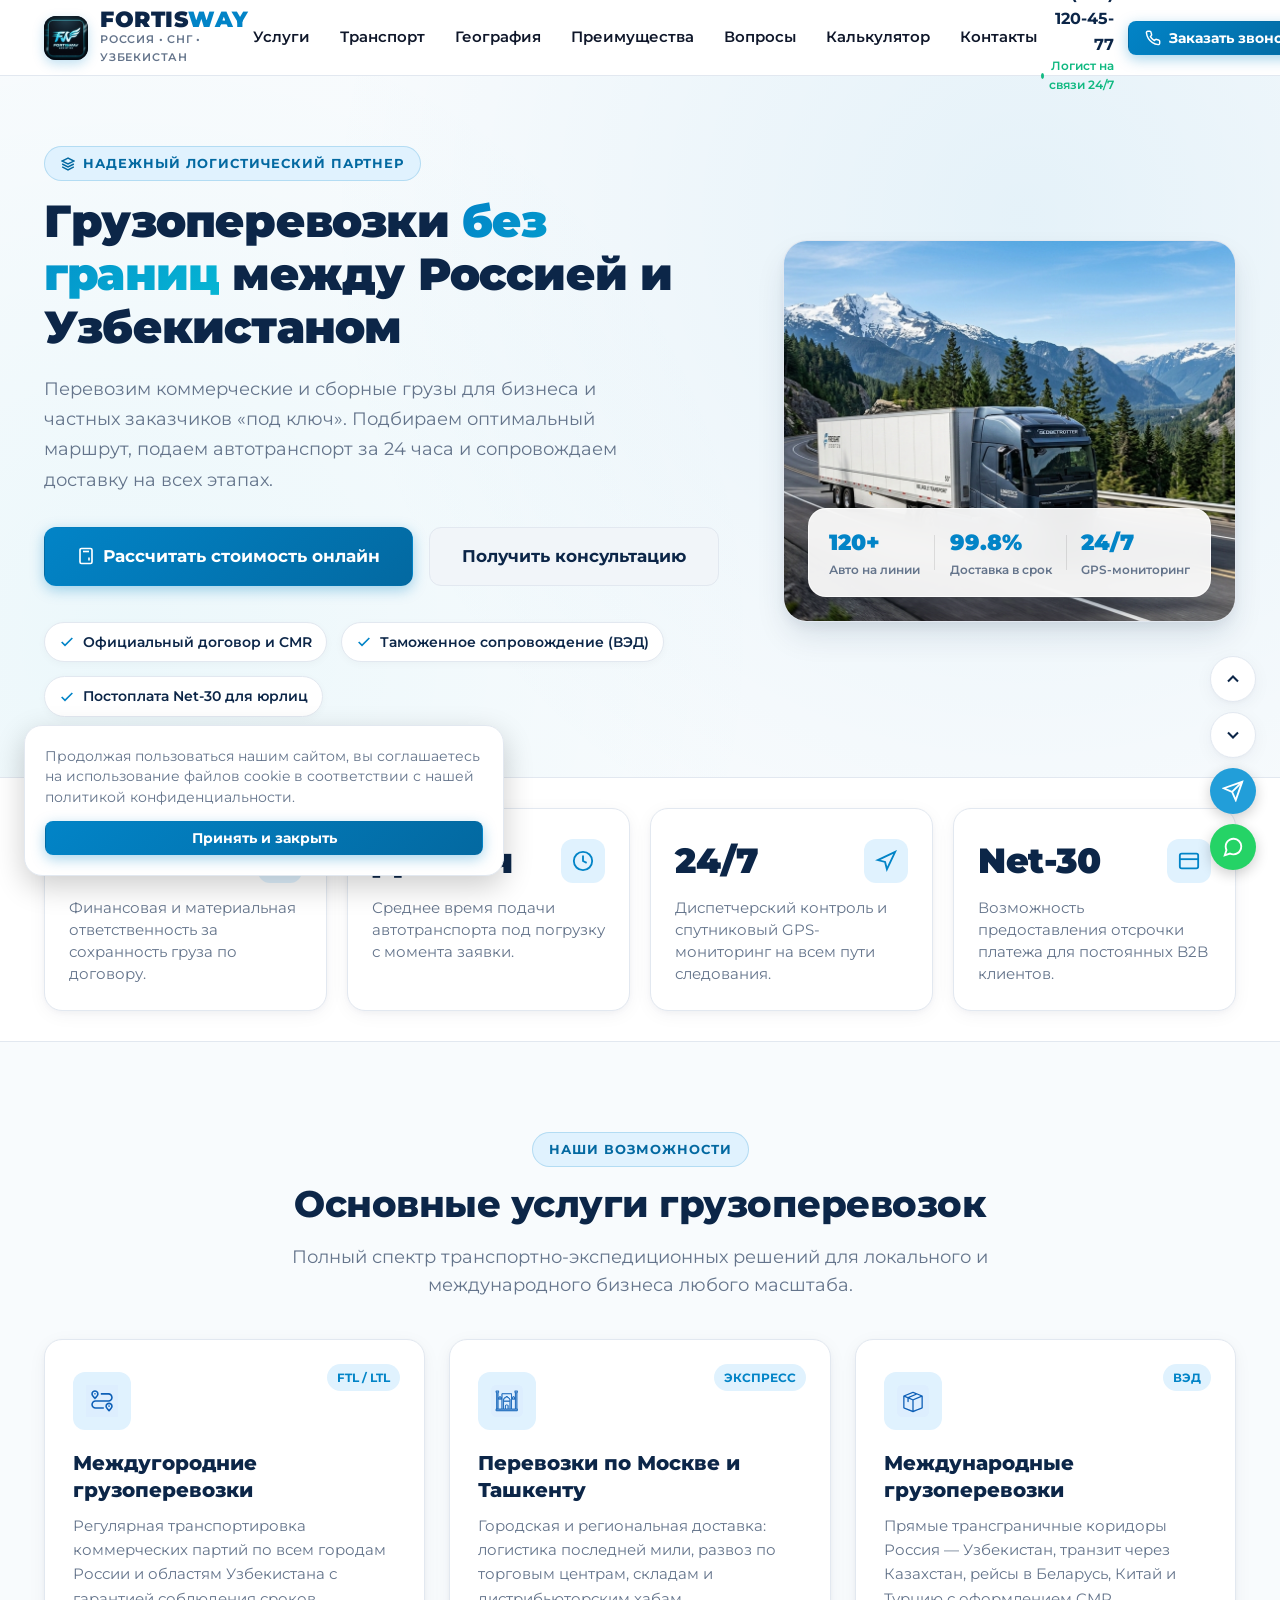
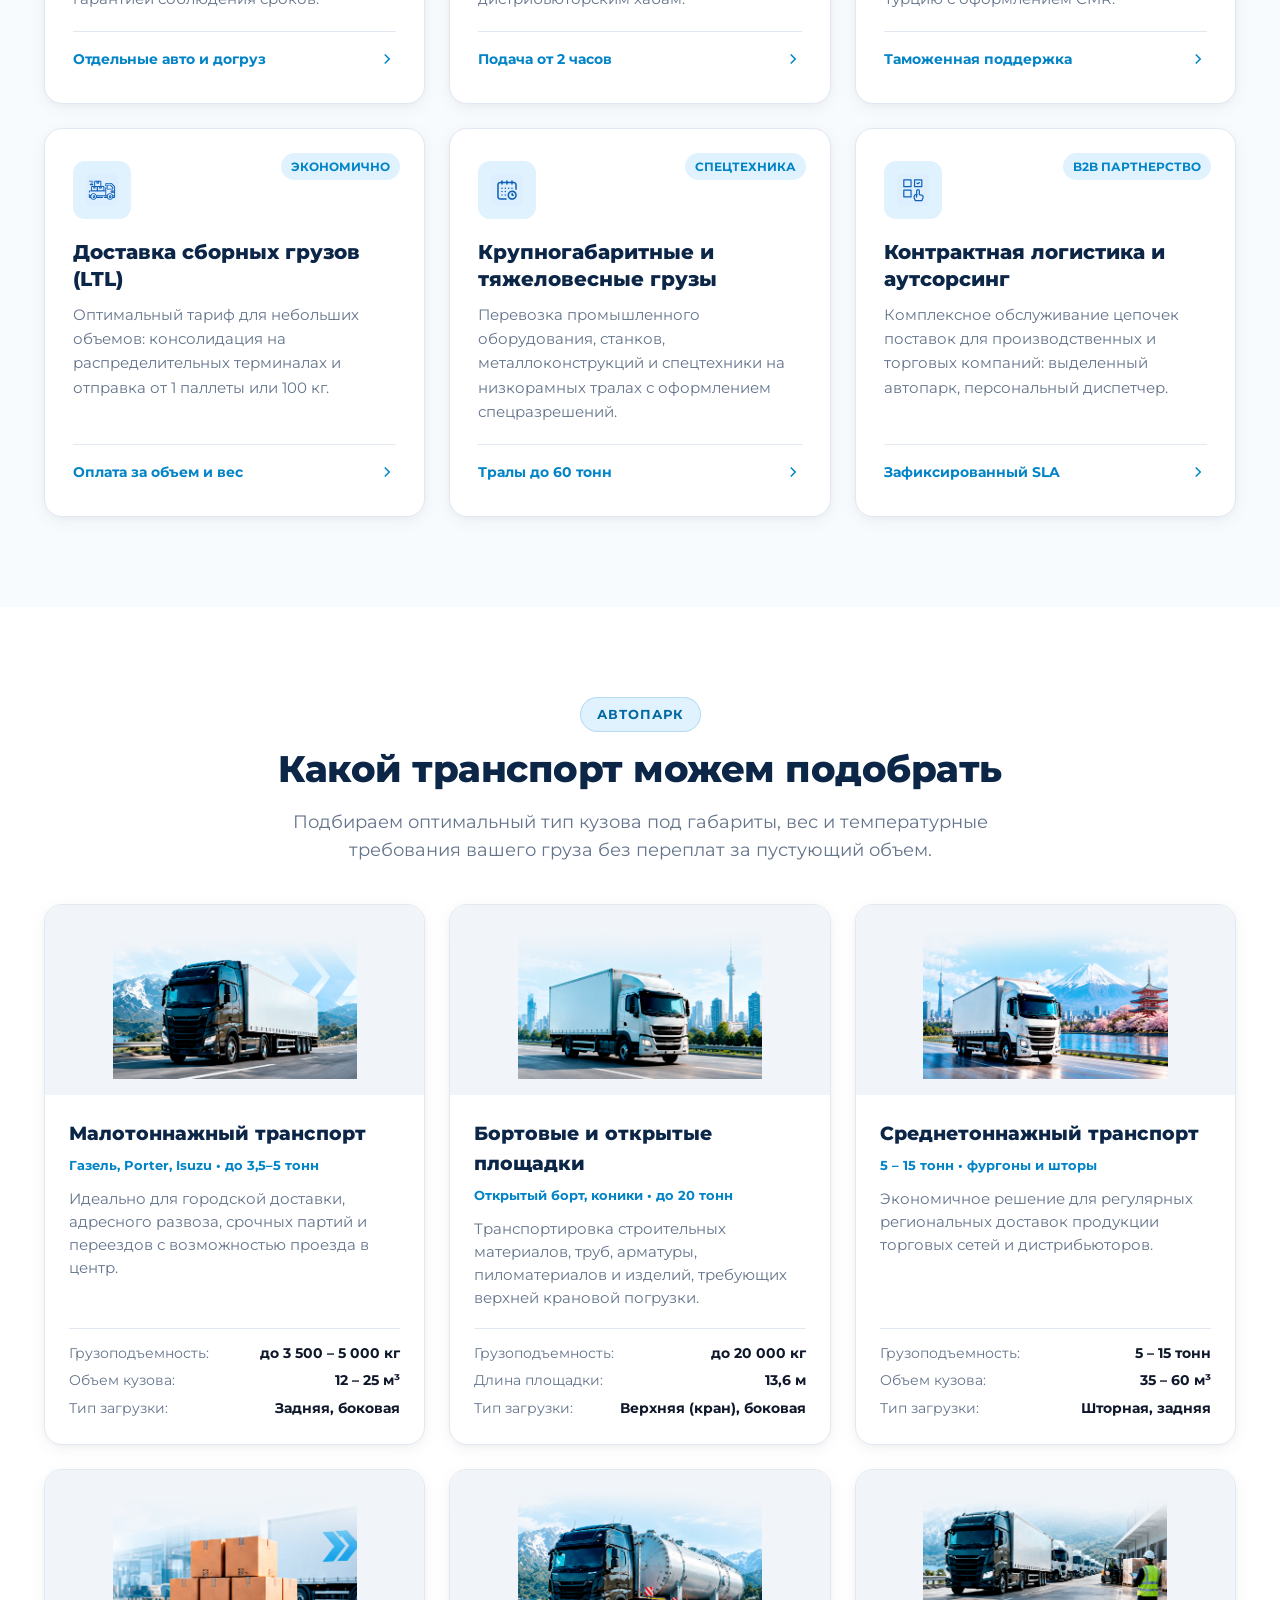
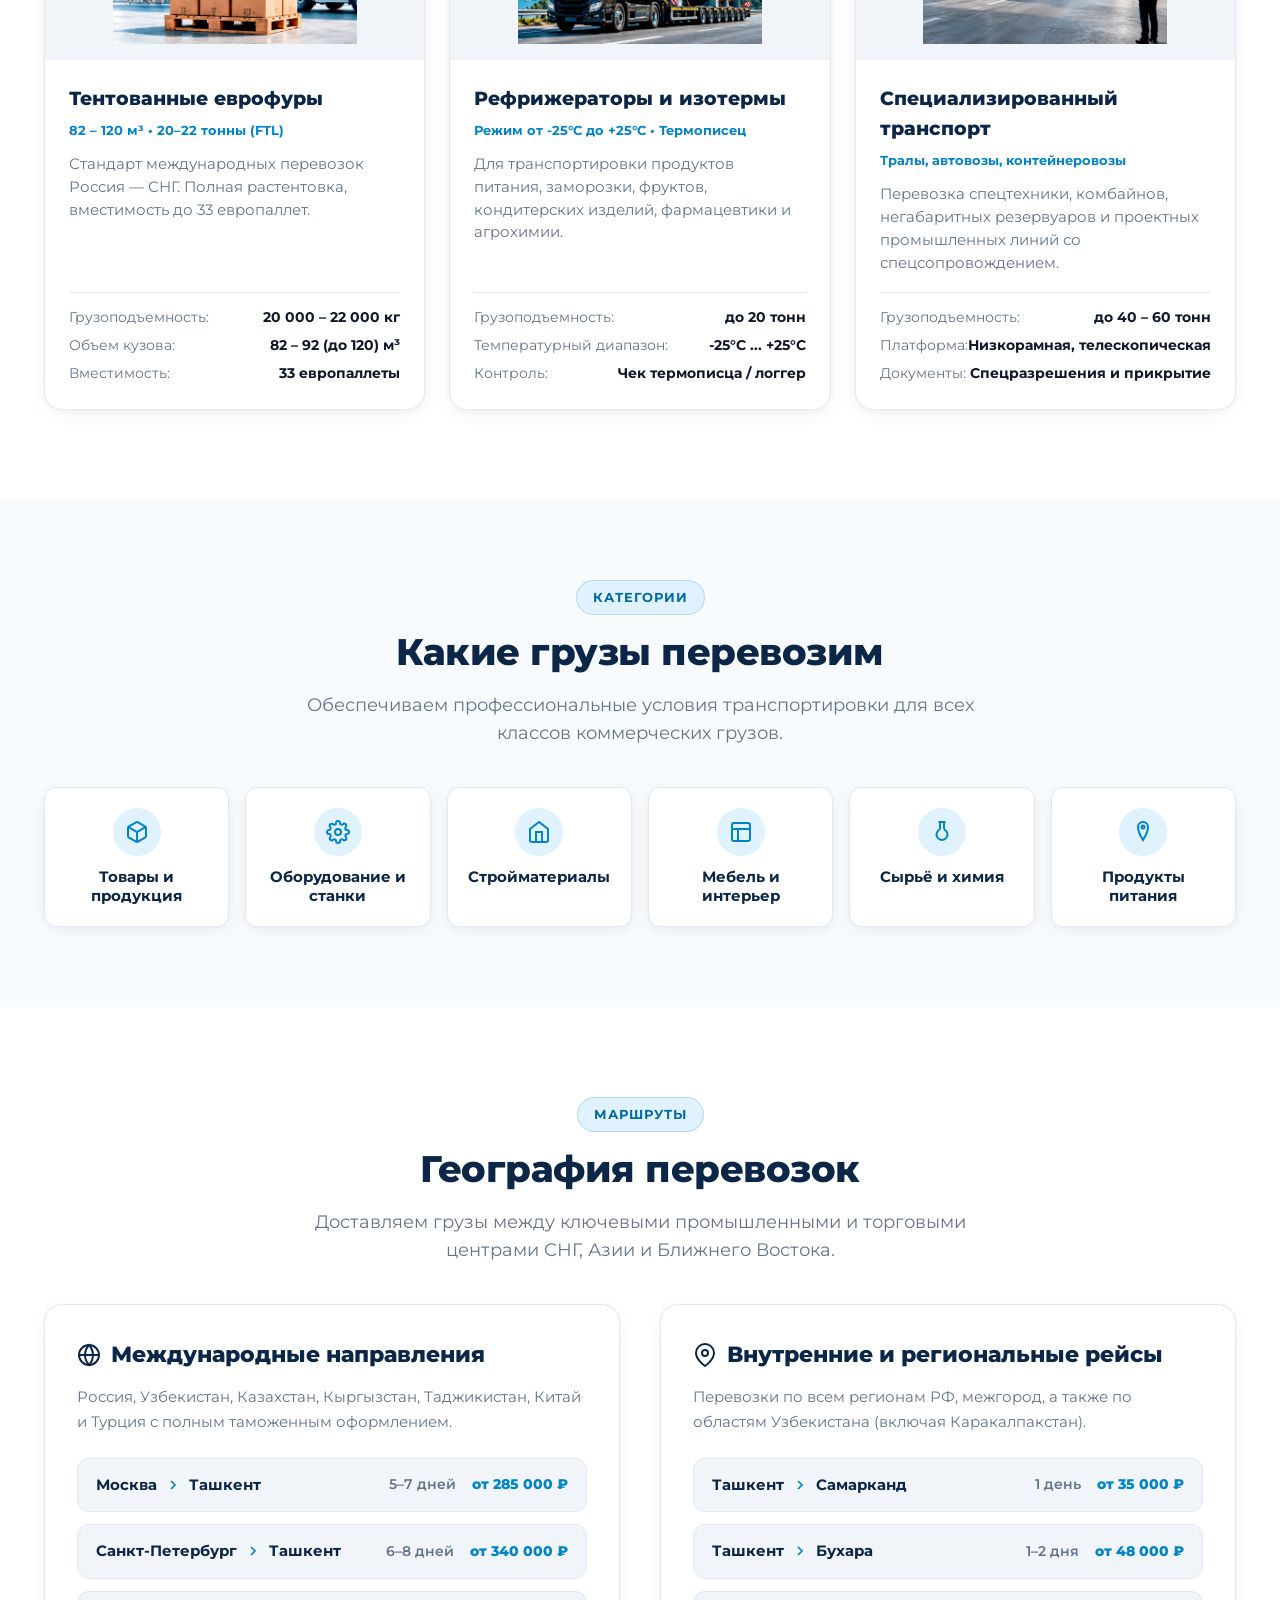
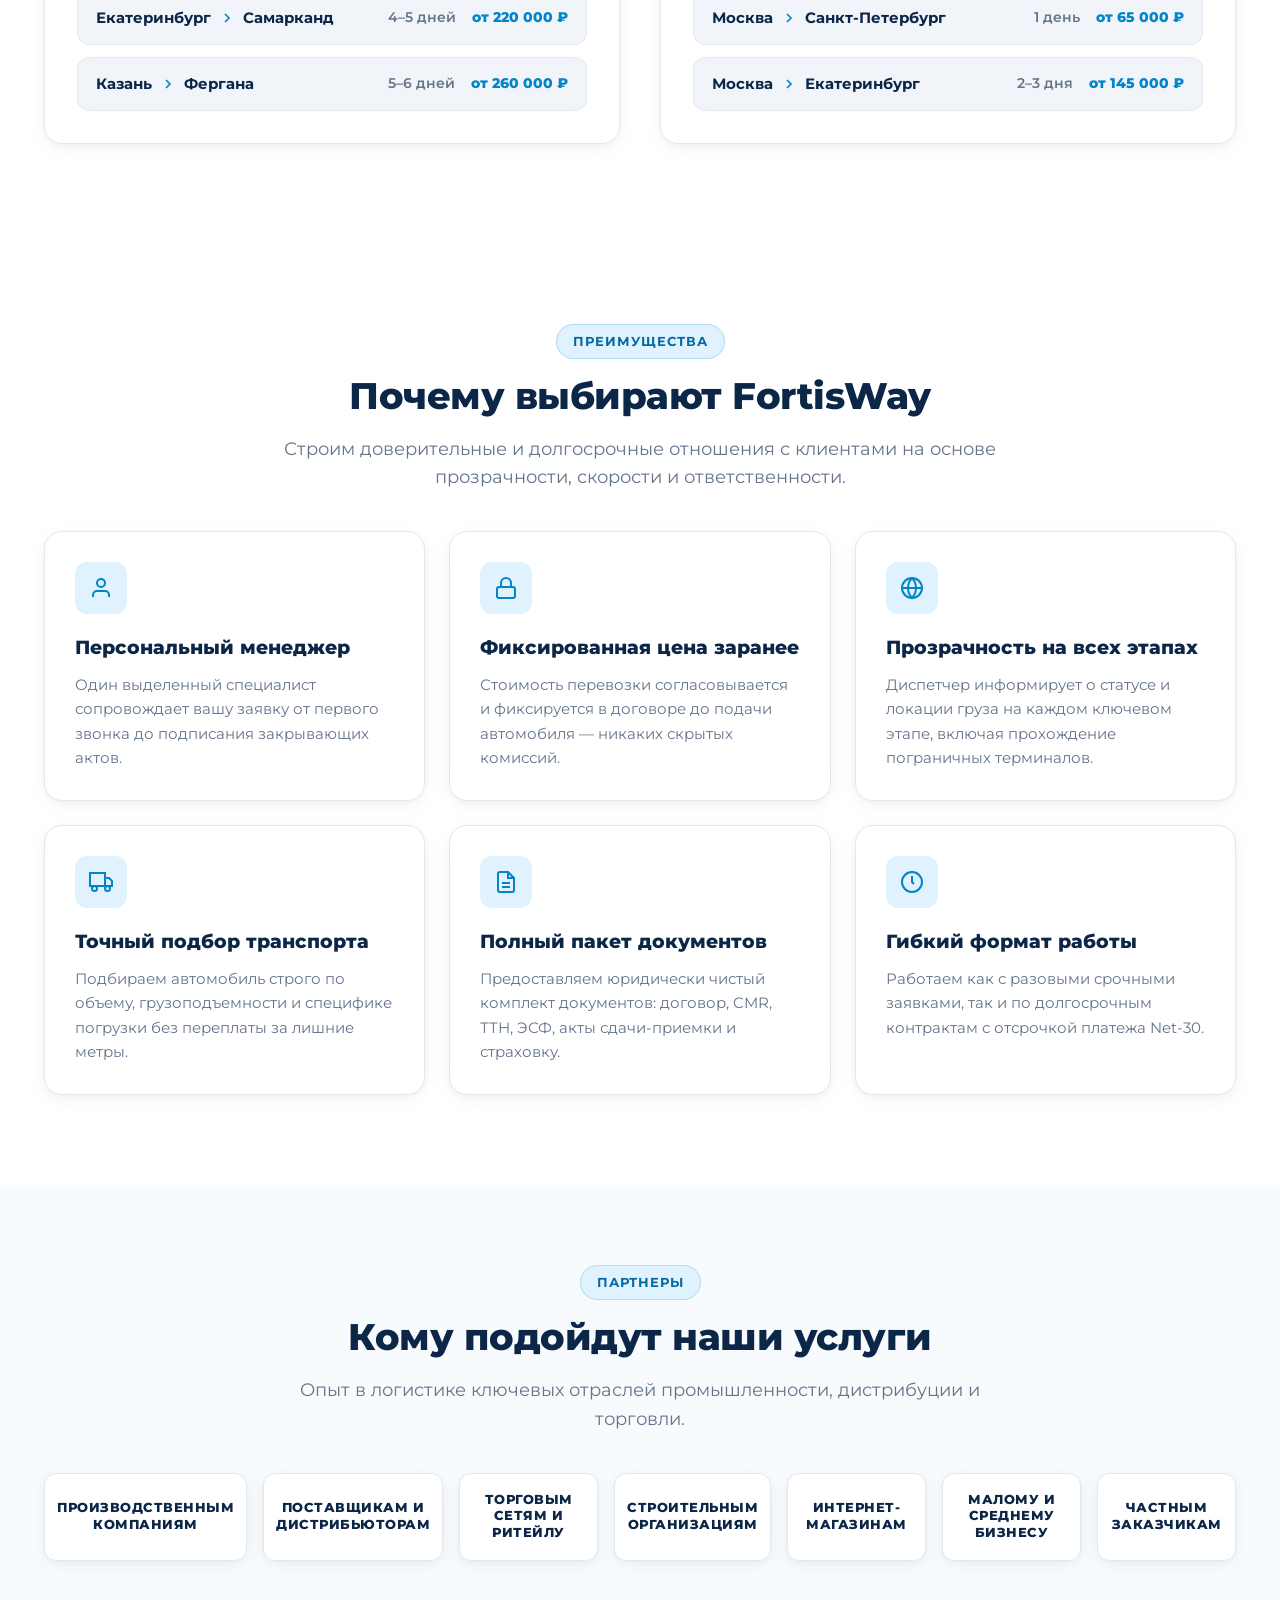
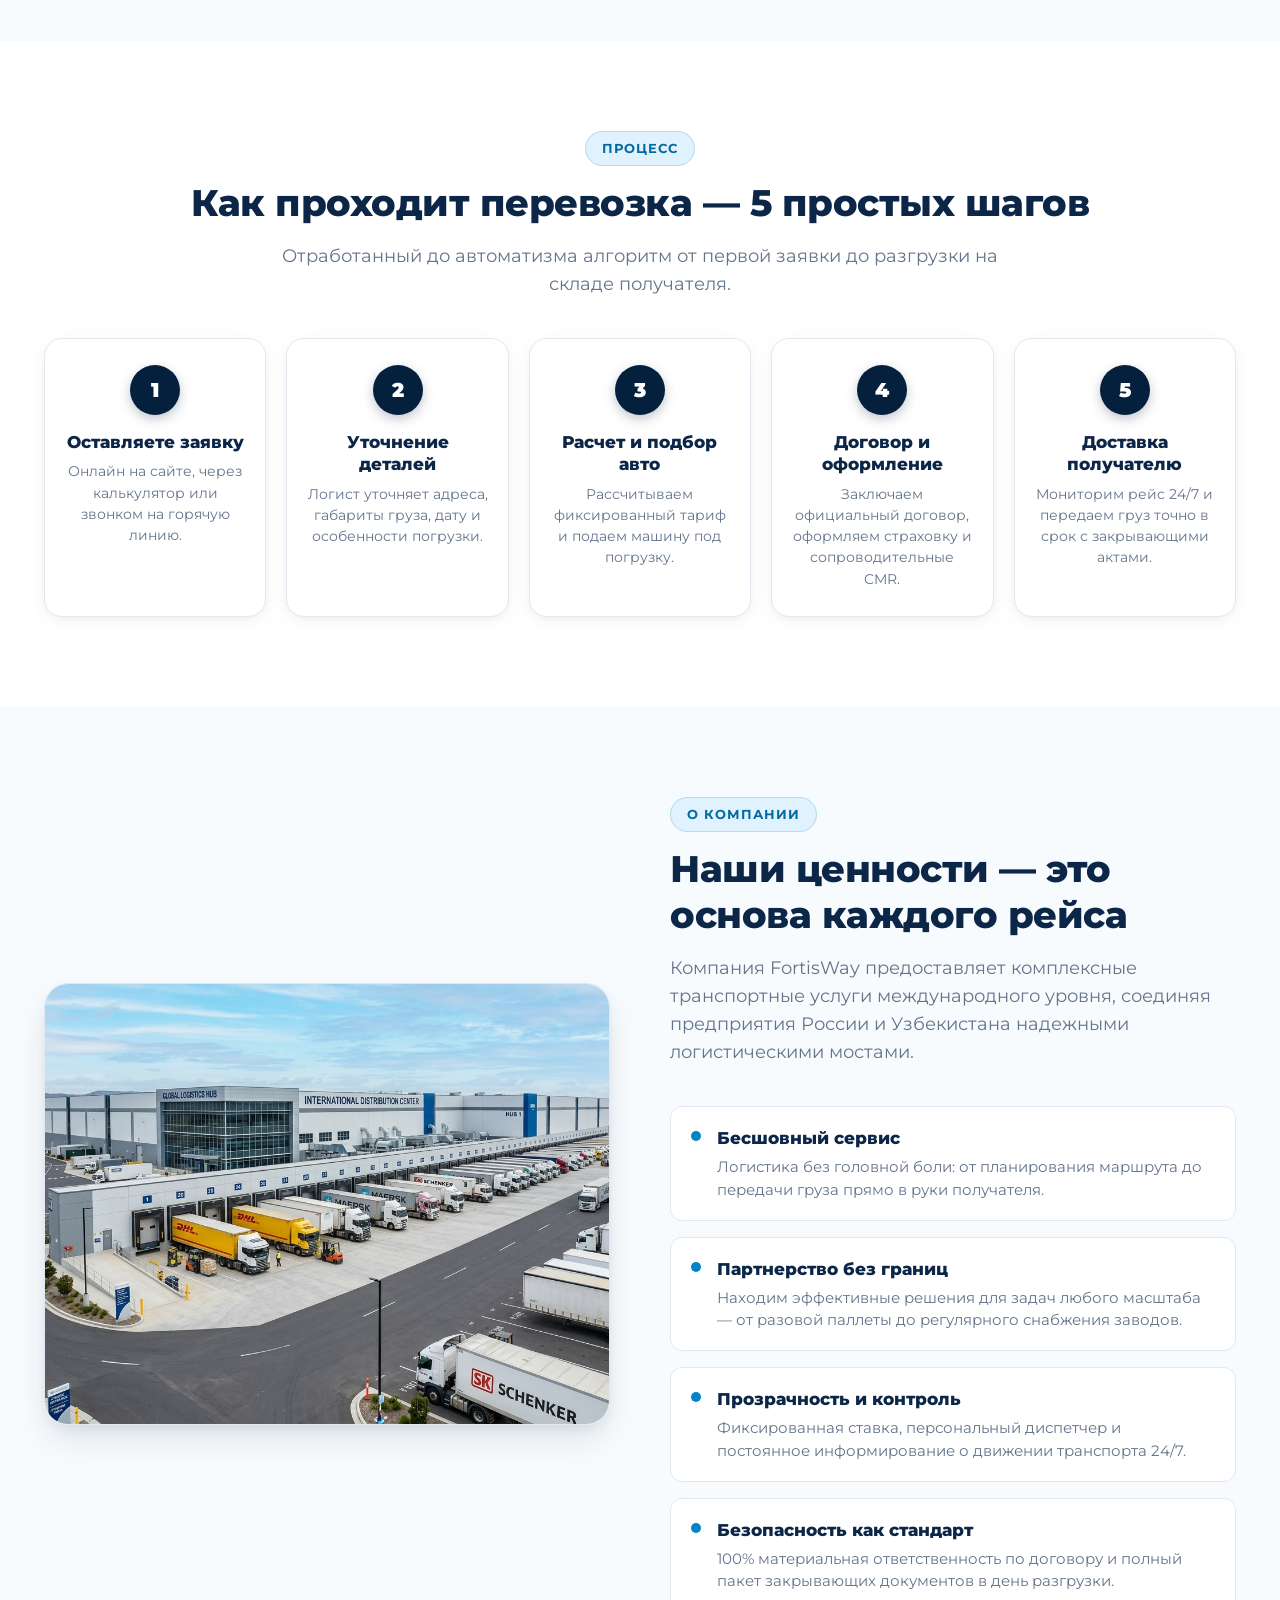
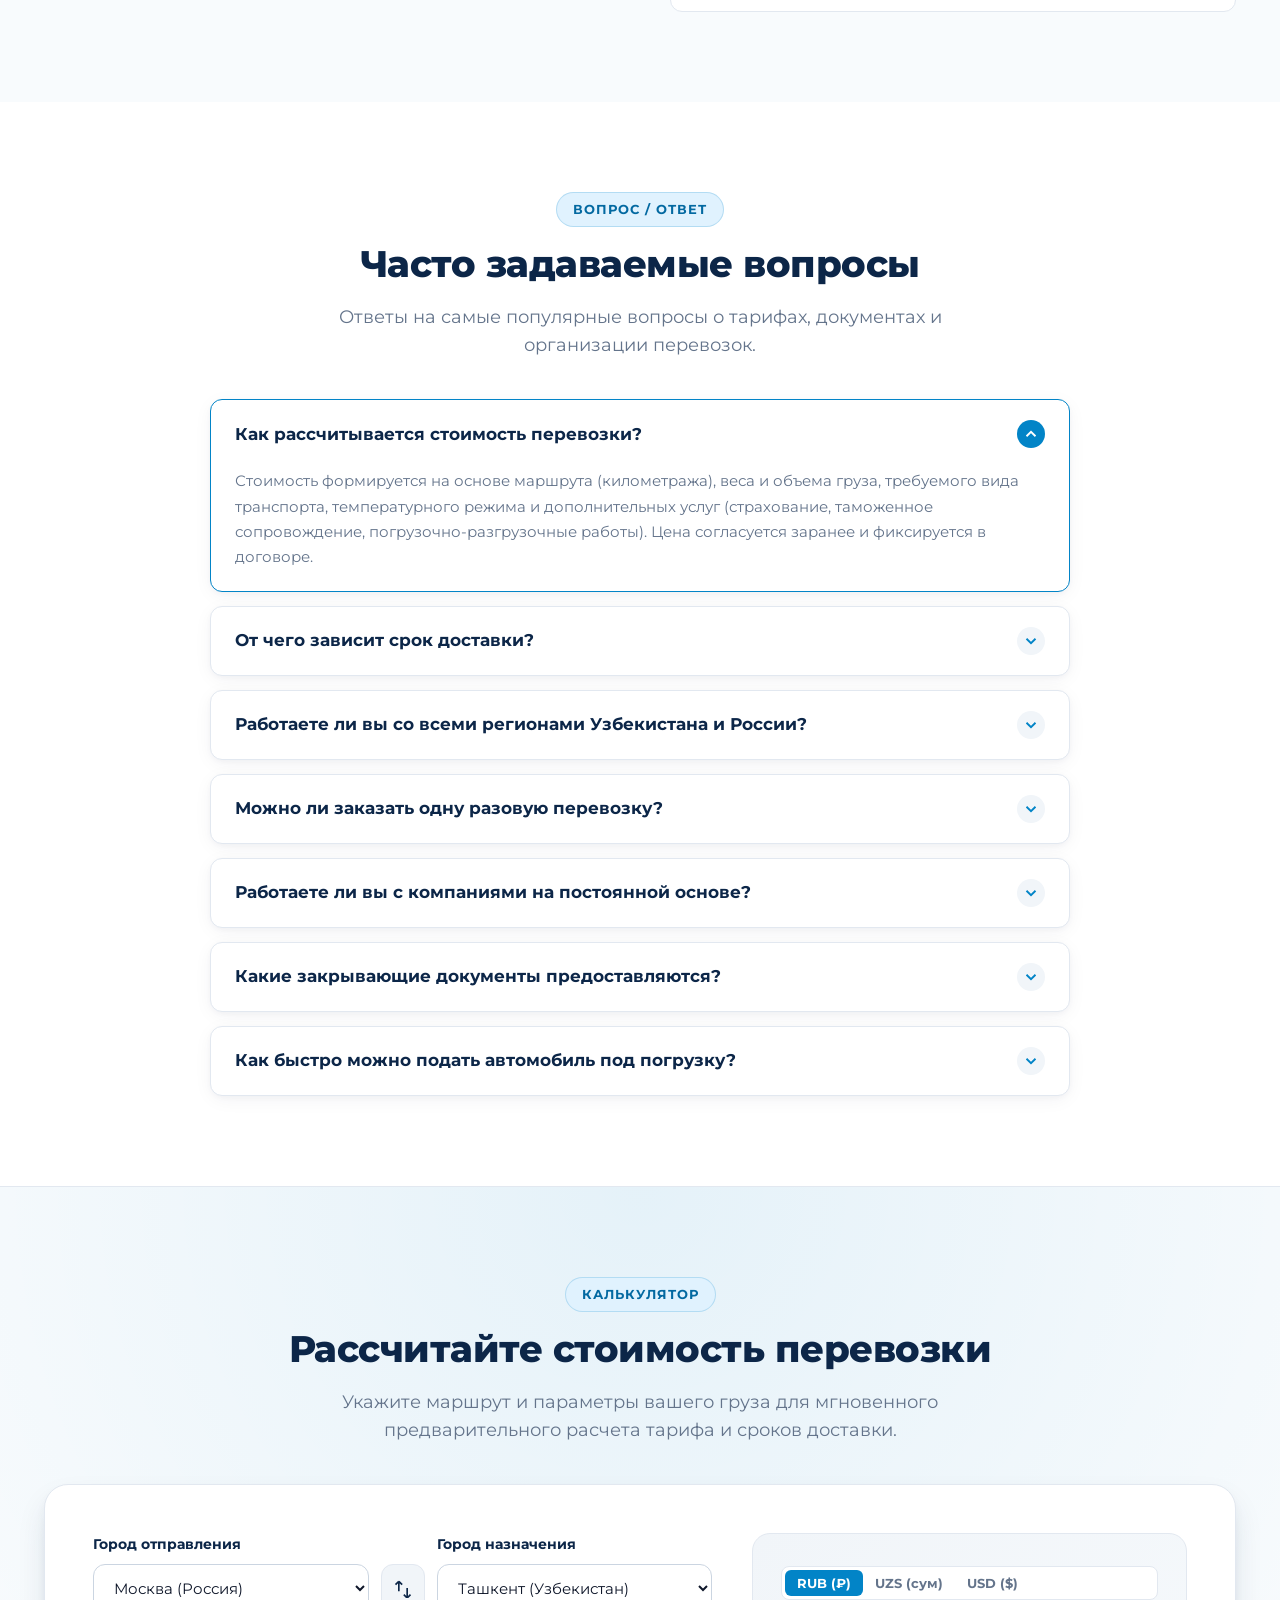
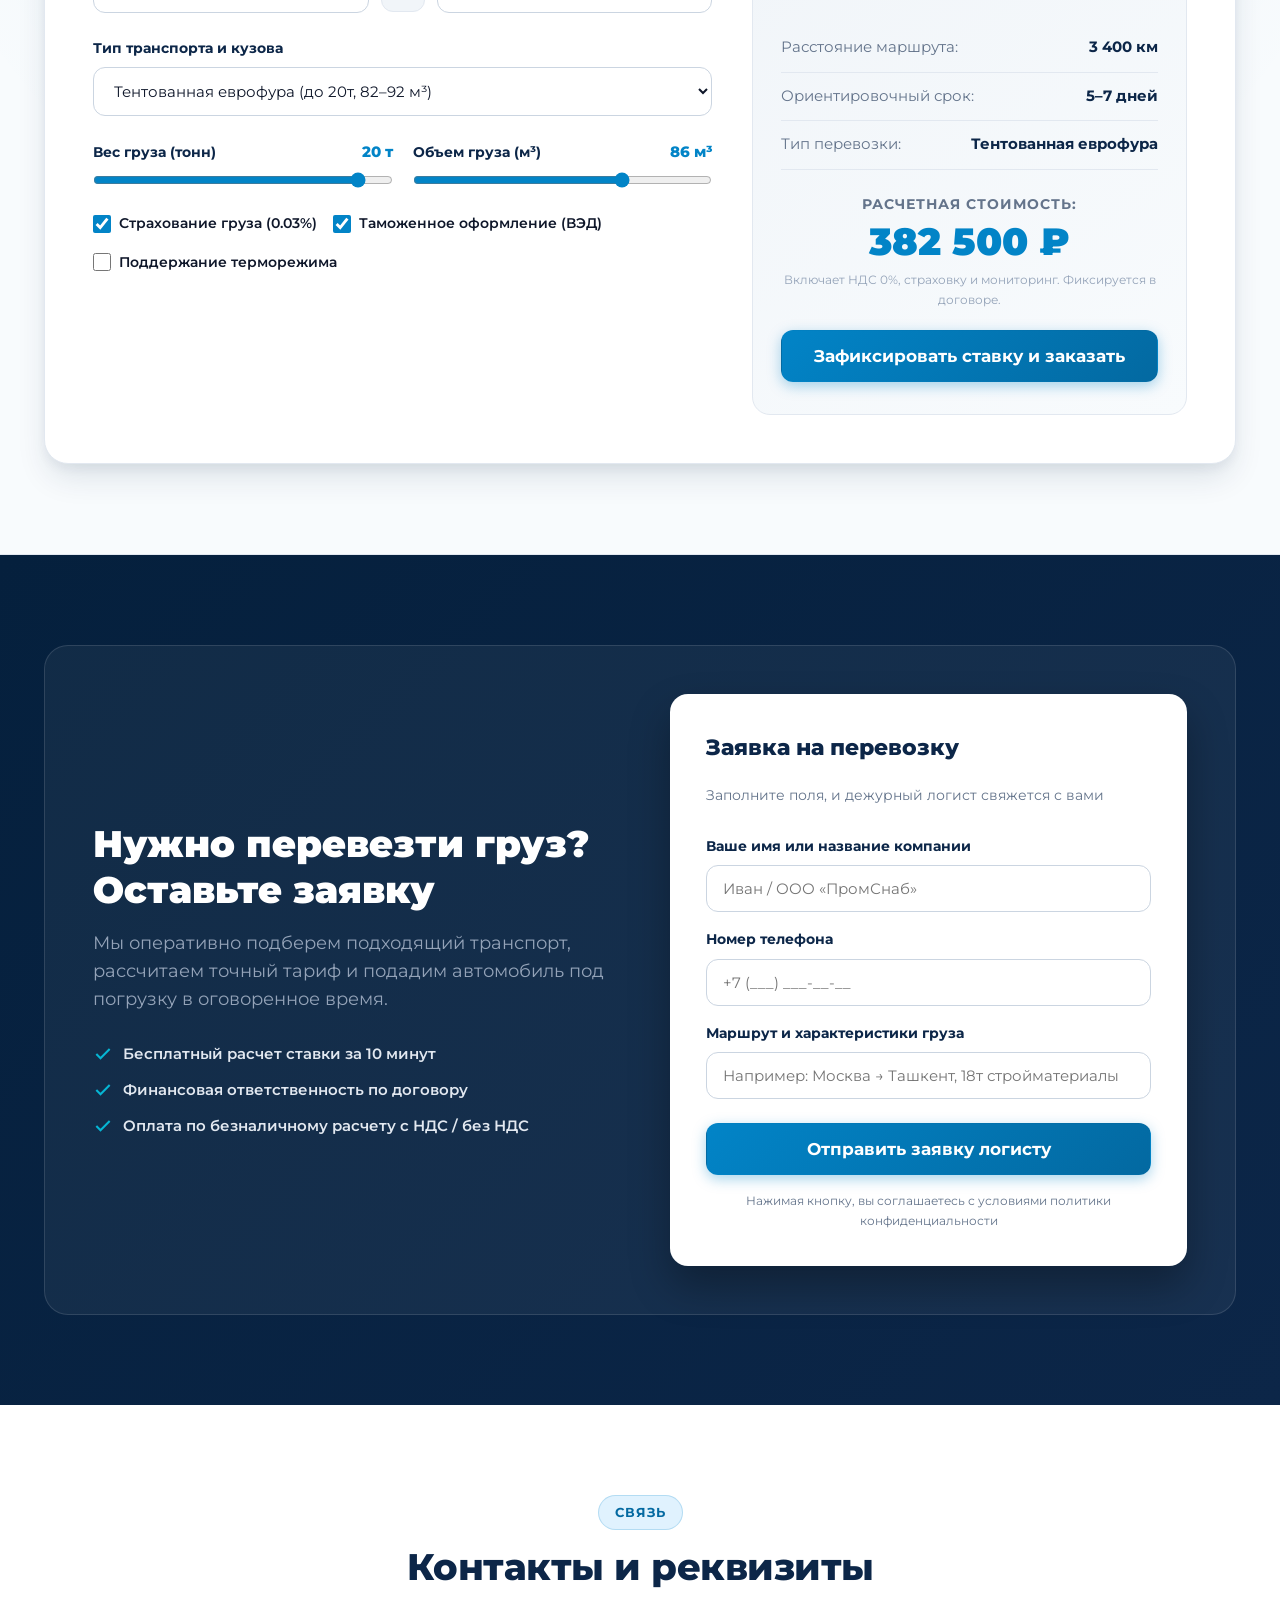
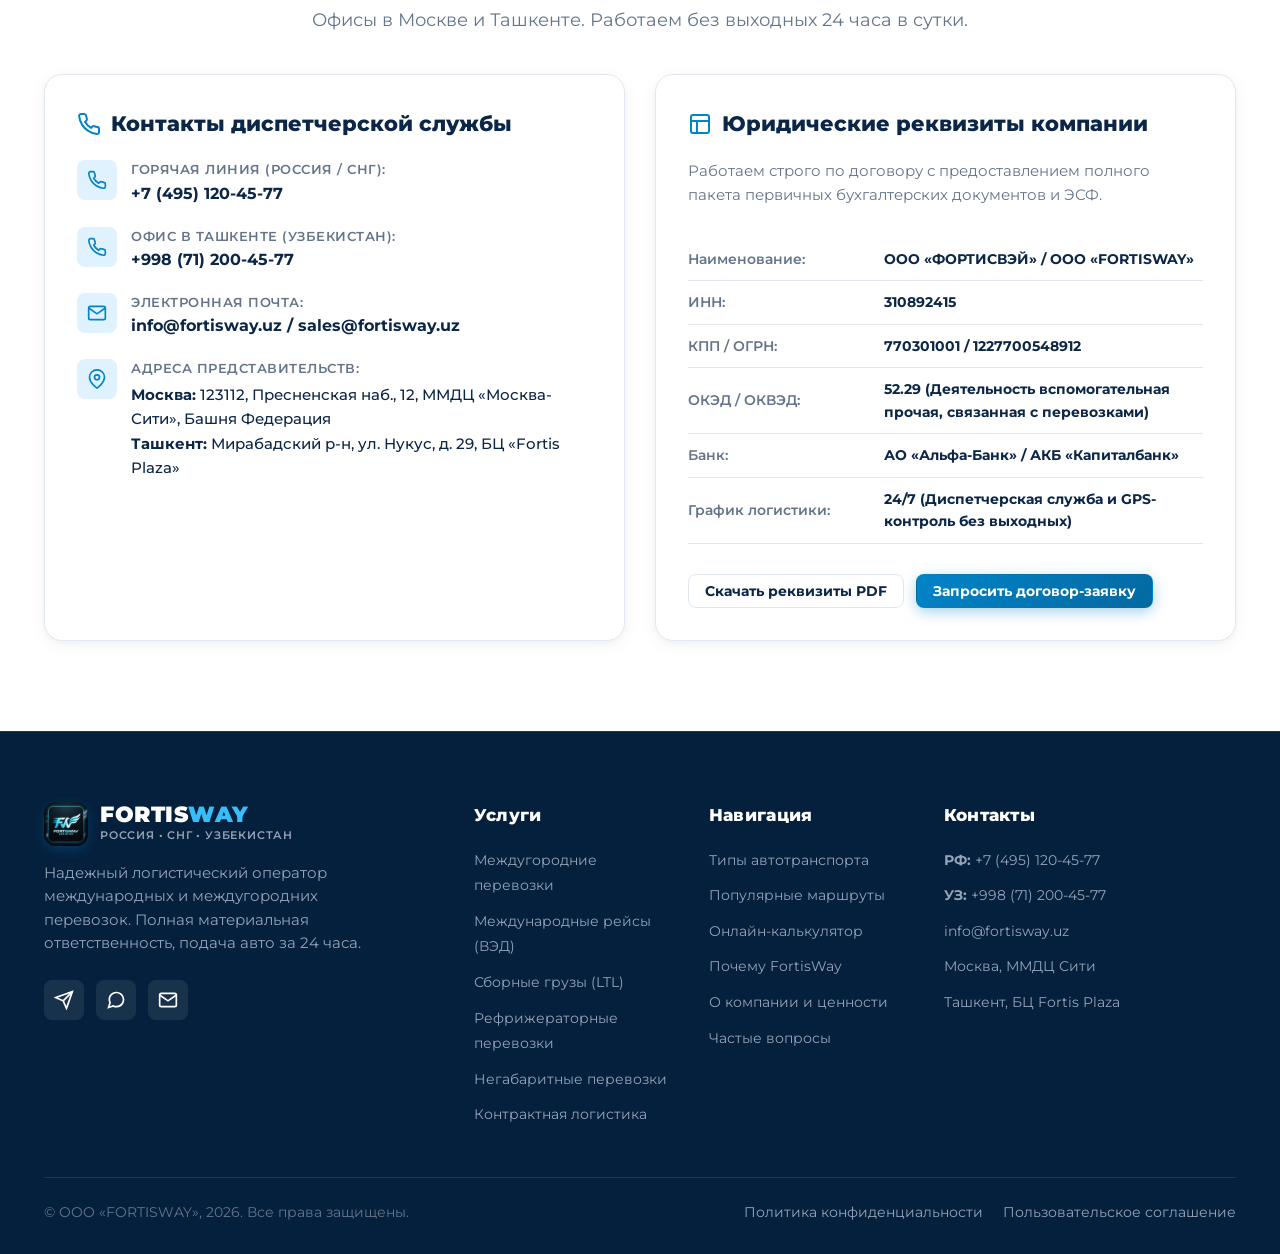
<file: russia/index.html>
<!DOCTYPE html>
<html lang="ru" data-theme="light">
<head>
  <meta charset="UTF-8">
  <meta name="viewport" content="width=device-width, initial-scale=1.0">
  <title>FortisWay — Международные грузоперевозки Россия — Узбекистан — СНГ</title>
  <meta name="description" content="Надежные грузоперевозки и логистика между Россией, Узбекистаном и странами СНГ. Подача авто до 24 часов, 100% материальная ответственность, таможенное оформление и онлайн-калькулятор.">
  <link rel="preconnect" href="https://fonts.googleapis.com">
  <link rel="preconnect" href="https://fonts.gstatic.com" crossorigin>
  <link href="https://fonts.googleapis.com/css2?family=Montserrat:wght@400;500;600;700;800;900&display=swap" rel="stylesheet">
  <link rel="stylesheet" href="css/style.css">
  <link rel="icon" type="image/jpeg" href="assets/logo_falcon.jpg">
</head>
<body>

  <!-- ==================== SITE HEADER ==================== -->
  <header class="site-header">
    <div class="header-container">
      <a href="#hero" class="brand-logo" aria-label="FortisWay Главная">
        <div class="brand-emblem-wrap">
          <img src="assets/logo_falcon.jpg" alt="Логотип FortisWay Сокол Скорости" class="brand-emblem-img">
        </div>
        <div class="brand-text-block">
          <span class="brand-title">FORTIS<span>WAY</span></span>
          <span class="brand-subtitle">Россия • СНГ • Узбекистан</span>
        </div>
      </a>

      <nav class="desktop-nav" aria-label="Основная навигация">
        <a href="#services" class="nav-link">Услуги</a>
        <a href="#fleet" class="nav-link">Транспорт</a>
        <a href="#geography" class="nav-link">География</a>
        <a href="#advantages" class="nav-link">Преимущества</a>
        <a href="#faq" class="nav-link">Вопросы</a>
        <a href="#calculator" class="nav-link">Калькулятор</a>
        <a href="#contacts" class="nav-link">Контакты</a>
      </nav>

      <div class="header-actions">
        <div class="header-phone">
          <a href="tel:+74951204577" class="header-phone-link">+7 (495) 120-45-77</a>
          <span class="header-phone-badge">Логист на связи 24/7</span>
        </div>

        <button class="btn btn-primary btn-sm" data-open-modal="lead">
          <svg width="16" height="16" viewBox="0 0 24 24" fill="none" stroke="currentColor" stroke-width="2.2" stroke-linecap="round" stroke-linejoin="round"><path d="M22 16.92v3a2 2 0 0 1-2.18 2 19.79 19.79 0 0 1-8.63-3.07 19.5 19.5 0 0 1-6-6 19.79 19.79 0 0 1-3.07-8.67A2 2 0 0 1 4.11 2h3a2 2 0 0 1 2 1.72 12.84 12.84 0 0 0 .7 2.81 2 2 0 0 1-.45 2.11L8.09 9.91a16 16 0 0 0 6 6l1.27-1.27a2 2 0 0 1 2.11-.45 12.84 12.84 0 0 0 2.81.7A2 2 0 0 1 22 16.92z"></path></svg>
          Заказать звонок
        </button>

        <button class="btn-theme-toggle" id="themeToggleBtn" aria-label="Переключить тему оформления">
          <span id="themeIcon">
            <svg width="20" height="20" viewBox="0 0 24 24" fill="none" stroke="currentColor" stroke-width="2" stroke-linecap="round" stroke-linejoin="round"><path d="M21 12.79A9 9 0 1 1 11.21 3 7 7 0 0 0 21 12.79z"></path></svg>
          </span>
        </button>

        <button class="btn-hamburger" id="hamburgerBtn" aria-label="Открыть мобильное меню">
          <span></span>
          <span></span>
          <span></span>
        </button>
      </div>
    </div>
  </header>

  <!-- Mobile Menu Drawer -->
  <div class="mobile-nav-drawer" id="mobileNavDrawer">
    <a href="#services" class="mobile-nav-link">Основные услуги</a>
    <a href="#fleet" class="mobile-nav-link">Какой транспорт подбираем</a>
    <a href="#geography" class="mobile-nav-link">География и маршруты</a>
    <a href="#advantages" class="mobile-nav-link">Почему FortisWay</a>
    <a href="#workflow" class="mobile-nav-link">Как проходит доставка</a>
    <a href="#about" class="mobile-nav-link">О компании и ценности</a>
    <a href="#faq" class="mobile-nav-link">Частые вопросы</a>
    <a href="#calculator" class="mobile-nav-link">Онлайн-калькулятор</a>
    <a href="#contacts" class="mobile-nav-link">Контакты и реквизиты</a>

    <div class="mobile-drawer-contacts">
      <a href="tel:+74951204577" class="btn btn-primary btn-lg">Позвонить в отдел логистики</a>
      <a href="https://t.me/fortisway_support" target="_blank" class="btn btn-secondary">Написать в Telegram</a>
      <a href="https://wa.me/79851204577" target="_blank" class="btn btn-secondary">Написать в WhatsApp</a>
    </div>
  </div>

  <main>
    <!-- ==================== HERO SECTION ==================== -->
    <section class="hero-section" id="hero">
      <div class="container">
        <div class="hero-grid">
          <div class="hero-content">
            <span class="section-tag">
              <svg width="14" height="14" viewBox="0 0 24 24" fill="none" stroke="currentColor" stroke-width="2.5"><path d="M12 2L2 7l10 5 10-5-10-5zM2 17l10 5 10-5M2 12l10 5 10-5"/></svg>
              Надежный логистический партнер
            </span>

            <h1 class="hero-h1">
              Грузоперевозки <span class="highlight">без границ</span> между Россией и Узбекистаном
            </h1>

            <p class="hero-lead">
              Перевозим коммерческие и сборные грузы для бизнеса и частных заказчиков «под ключ». Подбираем оптимальный маршрут, подаем автотранспорт за 24 часа и сопровождаем доставку на всех этапах.
            </p>

            <div class="hero-buttons">
              <a href="#calculator" class="btn btn-primary btn-lg">
                <svg width="18" height="18" viewBox="0 0 24 24" fill="none" stroke="currentColor" stroke-width="2.2"><rect x="4" y="2" width="16" height="20" rx="2"/><line x1="8" y1="6" x2="16" y2="6"/><line x1="16" y1="14" x2="16" y2="18"/><path d="M16 10h.01"/><path d="M12 10h.01"/><path d="M8 10h.01"/><path d="M12 14h.01"/><path d="M8 14h.01"/><path d="M12 18h.01"/><path d="M8 18h.01"/></svg>
                Рассчитать стоимость онлайн
              </a>
              <button class="btn btn-secondary btn-lg" data-open-modal="lead">
                Получить консультацию
              </button>
            </div>

            <div class="hero-features-chips">
              <div class="feature-chip">
                <svg width="16" height="16" viewBox="0 0 24 24" fill="none" stroke="currentColor" stroke-width="2.5"><polyline points="20 6 9 17 4 12"/></svg>
                <span>Официальный договор и CMR</span>
              </div>
              <div class="feature-chip">
                <svg width="16" height="16" viewBox="0 0 24 24" fill="none" stroke="currentColor" stroke-width="2.5"><polyline points="20 6 9 17 4 12"/></svg>
                <span>Таможенное сопровождение (ВЭД)</span>
              </div>
              <div class="feature-chip">
                <svg width="16" height="16" viewBox="0 0 24 24" fill="none" stroke="currentColor" stroke-width="2.5"><polyline points="20 6 9 17 4 12"/></svg>
                <span>Постоплата Net-30 для юрлиц</span>
              </div>
            </div>
          </div>

          <div class="hero-visual">
            <div class="hero-visual-card">
              <img src="assets/hero_truck.jpg" alt="Магистральная перевозка еврофурой FortisWay" class="hero-card-img">
              <div class="hero-floating-stat">
                <div class="floating-stat-item">
                  <span class="floating-stat-num">120+</span>
                  <span class="floating-stat-label">Авто на линии</span>
                </div>
                <div style="width: 1px; height: 35px; background: rgba(0,0,0,0.1);"></div>
                <div class="floating-stat-item">
                  <span class="floating-stat-num">99.8%</span>
                  <span class="floating-stat-label">Доставка в срок</span>
                </div>
                <div style="width: 1px; height: 35px; background: rgba(0,0,0,0.1);"></div>
                <div class="floating-stat-item">
                  <span class="floating-stat-num">24/7</span>
                  <span class="floating-stat-label">GPS-мониторинг</span>
                </div>
              </div>
            </div>
          </div>
        </div>
      </div>
    </section>

    <!-- ==================== 4 TRUST STATS BAR ==================== -->
    <section class="stats-bar-section">
      <div class="container">
        <div class="stats-grid">
          <div class="stat-card">
            <div class="stat-header">
              <span class="stat-value">100%</span>
              <div class="stat-icon-wrap">
                <svg width="22" height="22" viewBox="0 0 24 24" fill="none" stroke="currentColor" stroke-width="2"><path d="M12 22s8-4 8-10V5l-8-3-8 3v7c0 6 8 10 8 10z"/></svg>
              </div>
            </div>
            <p class="stat-desc">Финансовая и материальная ответственность за сохранность груза по договору.</p>
          </div>

          <div class="stat-card">
            <div class="stat-header">
              <span class="stat-value">До 24 ч</span>
              <div class="stat-icon-wrap">
                <svg width="22" height="22" viewBox="0 0 24 24" fill="none" stroke="currentColor" stroke-width="2"><circle cx="12" cy="12" r="10"/><polyline points="12 6 12 12 16 14"/></svg>
              </div>
            </div>
            <p class="stat-desc">Среднее время подачи автотранспорта под погрузку с момента заявки.</p>
          </div>

          <div class="stat-card">
            <div class="stat-header">
              <span class="stat-value">24/7</span>
              <div class="stat-icon-wrap">
                <svg width="22" height="22" viewBox="0 0 24 24" fill="none" stroke="currentColor" stroke-width="2"><polygon points="3 11 22 2 13 21 11 13 3 11"/></svg>
              </div>
            </div>
            <p class="stat-desc">Диспетчерский контроль и спутниковый GPS-мониторинг на всем пути следования.</p>
          </div>

          <div class="stat-card">
            <div class="stat-header">
              <span class="stat-value">Net-30</span>
              <div class="stat-icon-wrap">
                <svg width="22" height="22" viewBox="0 0 24 24" fill="none" stroke="currentColor" stroke-width="2"><rect x="2" y="4" width="20" height="16" rx="2"/><line x1="2" y1="10" x2="22" y2="10"/></svg>
              </div>
            </div>
            <p class="stat-desc">Возможность предоставления отсрочки платежа для постоянных B2B клиентов.</p>
          </div>
        </div>
      </div>
    </section>

    <!-- ==================== SERVICES SECTION ==================== -->
    <section class="services-section" id="services">
      <div class="container">
        <div class="section-header-center">
          <span class="section-tag">Наши возможности</span>
          <h2 class="section-title">Основные услуги грузоперевозок</h2>
          <p class="section-desc">Полный спектр транспортно-экспедиционных решений для локального и международного бизнеса любого масштаба.</p>
        </div>

        <div class="services-grid">
          <!-- Card 1 -->
          <div class="service-card">
            <span class="service-badge">FTL / LTL</span>
            <div class="service-icon-box">
              <img src="assets/route_1.svg" alt="Иконка Междугородние перевозки">
            </div>
            <h3 class="service-title">Междугородние грузоперевозки</h3>
            <p class="service-text">Регулярная транспортировка коммерческих партий по всем городам России и областям Узбекистана с гарантией соблюдения сроков.</p>
            <div class="service-footer">
              <span>Отдельные авто и догруз</span>
              <svg width="18" height="18" viewBox="0 0 24 24" fill="none" stroke="currentColor" stroke-width="2"><polyline points="9 18 15 12 9 6"/></svg>
            </div>
          </div>

          <!-- Card 2 -->
          <div class="service-card">
            <span class="service-badge">Экспресс</span>
            <div class="service-icon-box">
              <img src="assets/route_2.svg" alt="Иконка Перевозки по области">
            </div>
            <h3 class="service-title">Перевозки по Москве и Ташкенту</h3>
            <p class="service-text">Городская и региональная доставка: логистика последней мили, развоз по торговым центрам, складам и дистрибьюторским хабам.</p>
            <div class="service-footer">
              <span>Подача от 2 часов</span>
              <svg width="18" height="18" viewBox="0 0 24 24" fill="none" stroke="currentColor" stroke-width="2"><polyline points="9 18 15 12 9 6"/></svg>
            </div>
          </div>

          <!-- Card 3 -->
          <div class="service-card">
            <span class="service-badge">ВЭД</span>
            <div class="service-icon-box">
              <img src="assets/route_3.svg" alt="Иконка Международные грузоперевозки">
            </div>
            <h3 class="service-title">Международные грузоперевозки</h3>
            <p class="service-text">Прямые трансграничные коридоры Россия — Узбекистан, транзит через Казахстан, рейсы в Беларусь, Китай и Турцию с оформлением CMR.</p>
            <div class="service-footer">
              <span>Таможенная поддержка</span>
              <svg width="18" height="18" viewBox="0 0 24 24" fill="none" stroke="currentColor" stroke-width="2"><polyline points="9 18 15 12 9 6"/></svg>
            </div>
          </div>

          <!-- Card 4 -->
          <div class="service-card">
            <span class="service-badge">Экономично</span>
            <div class="service-icon-box">
              <img src="assets/route_4.svg" alt="Иконка Сборные грузы">
            </div>
            <h3 class="service-title">Доставка сборных грузов (LTL)</h3>
            <p class="service-text">Оптимальный тариф для небольших объемов: консолидация на распределительных терминалах и отправка от 1 паллеты или 100 кг.</p>
            <div class="service-footer">
              <span>Оплата за объем и вес</span>
              <svg width="18" height="18" viewBox="0 0 24 24" fill="none" stroke="currentColor" stroke-width="2"><polyline points="9 18 15 12 9 6"/></svg>
            </div>
          </div>

          <!-- Card 5 -->
          <div class="service-card">
            <span class="service-badge">Спецтехника</span>
            <div class="service-icon-box">
              <img src="assets/route_5.svg" alt="Иконка Негабаритные грузы">
            </div>
            <h3 class="service-title">Крупногабаритные и тяжеловесные грузы</h3>
            <p class="service-text">Перевозка промышленного оборудования, станков, металлоконструкций и спецтехники на низкорамных тралах с оформлением спецразрешений.</p>
            <div class="service-footer">
              <span>Тралы до 60 тонн</span>
              <svg width="18" height="18" viewBox="0 0 24 24" fill="none" stroke="currentColor" stroke-width="2"><polyline points="9 18 15 12 9 6"/></svg>
            </div>
          </div>

          <!-- Card 6 -->
          <div class="service-card">
            <span class="service-badge">B2B Партнерство</span>
            <div class="service-icon-box">
              <img src="assets/route_6.svg" alt="Иконка Аутсорсинг">
            </div>
            <h3 class="service-title">Контрактная логистика и аутсорсинг</h3>
            <p class="service-text">Комплексное обслуживание цепочек поставок для производственных и торговых компаний: выделенный автопарк, персональный диспетчер.</p>
            <div class="service-footer">
              <span>Зафиксированный SLA</span>
              <svg width="18" height="18" viewBox="0 0 24 24" fill="none" stroke="currentColor" stroke-width="2"><polyline points="9 18 15 12 9 6"/></svg>
            </div>
          </div>
        </div>
      </div>
    </section>

    <!-- ==================== FLEET SECTION ==================== -->
    <section class="fleet-section" id="fleet">
      <div class="container">
        <div class="section-header-center">
          <span class="section-tag">Автопарк</span>
          <h2 class="section-title">Какой транспорт можем подобрать</h2>
          <p class="section-desc">Подбираем оптимальный тип кузова под габариты, вес и температурные требования вашего груза без переплат за пустующий объем.</p>
        </div>

        <div class="fleet-grid">
          <!-- Fleet 1 -->
          <div class="fleet-card">
            <div class="fleet-img-wrap">
              <img src="assets/transport_1.png" alt="Малотоннажный транспорт FortisWay">
            </div>
            <div class="fleet-content">
              <h3 class="fleet-name">Малотоннажный транспорт</h3>
              <span class="fleet-spec-badge">Газель, Porter, Isuzu • до 3,5–5 тонн</span>
              <p class="fleet-desc">Идеально для городской доставки, адресного развоза, срочных партий и переездов с возможностью проезда в центр.</p>
              <ul class="fleet-specs-list">
                <li><span>Грузоподъемность:</span> <strong>до 3 500 – 5 000 кг</strong></li>
                <li><span>Объем кузова:</span> <strong>12 – 25 м³</strong></li>
                <li><span>Тип загрузки:</span> <strong>Задняя, боковая</strong></li>
              </ul>
            </div>
          </div>

          <!-- Fleet 2 -->
          <div class="fleet-card">
            <div class="fleet-img-wrap">
              <img src="assets/transport_2.png" alt="Бортовые и открытые площадки">
            </div>
            <div class="fleet-content">
              <h3 class="fleet-name">Бортовые и открытые площадки</h3>
              <span class="fleet-spec-badge">Открытый борт, коники • до 20 тонн</span>
              <p class="fleet-desc">Транспортировка строительных материалов, труб, арматуры, пиломатериалов и изделий, требующих верхней крановой погрузки.</p>
              <ul class="fleet-specs-list">
                <li><span>Грузоподъемность:</span> <strong>до 20 000 кг</strong></li>
                <li><span>Длина площадки:</span> <strong>13,6 м</strong></li>
                <li><span>Тип загрузки:</span> <strong>Верхняя (кран), боковая</strong></li>
              </ul>
            </div>
          </div>

          <!-- Fleet 3 -->
          <div class="fleet-card">
            <div class="fleet-img-wrap">
              <img src="assets/transport_3.png" alt="Среднетоннажный автотранспорт">
            </div>
            <div class="fleet-content">
              <h3 class="fleet-name">Среднетоннажный транспорт</h3>
              <span class="fleet-spec-badge">5 – 15 тонн • фургоны и шторы</span>
              <p class="fleet-desc">Экономичное решение для регулярных региональных доставок продукции торговых сетей и дистрибьюторов.</p>
              <ul class="fleet-specs-list">
                <li><span>Грузоподъемность:</span> <strong>5 – 15 тонн</strong></li>
                <li><span>Объем кузова:</span> <strong>35 – 60 м³</strong></li>
                <li><span>Тип загрузки:</span> <strong>Шторная, задняя</strong></li>
              </ul>
            </div>
          </div>

          <!-- Fleet 4 -->
          <div class="fleet-card">
            <div class="fleet-img-wrap">
              <img src="assets/transport_4.png" alt="Тентованные еврофуры">
            </div>
            <div class="fleet-content">
              <h3 class="fleet-name">Тентованные еврофуры</h3>
              <span class="fleet-spec-badge">82 – 120 м³ • 20–22 тонны (FTL)</span>
              <p class="fleet-desc">Стандарт международных перевозок Россия — СНГ. Полная растентовка, вместимость до 33 европаллет.</p>
              <ul class="fleet-specs-list">
                <li><span>Грузоподъемность:</span> <strong>20 000 – 22 000 кг</strong></li>
                <li><span>Объем кузова:</span> <strong>82 – 92 (до 120) м³</strong></li>
                <li><span>Вместимость:</span> <strong>33 европаллеты</strong></li>
              </ul>
            </div>
          </div>

          <!-- Fleet 5 -->
          <div class="fleet-card">
            <div class="fleet-img-wrap">
              <img src="assets/transport_5.png" alt="Рефрижераторы FortisWay">
            </div>
            <div class="fleet-content">
              <h3 class="fleet-name">Рефрижераторы и изотермы</h3>
              <span class="fleet-spec-badge">Режим от -25°C до +25°C • Термописец</span>
              <p class="fleet-desc">Для транспортировки продуктов питания, заморозки, фруктов, кондитерских изделий, фармацевтики и агрохимии.</p>
              <ul class="fleet-specs-list">
                <li><span>Грузоподъемность:</span> <strong>до 20 тонн</strong></li>
                <li><span>Температурный диапазон:</span> <strong>-25°C ... +25°C</strong></li>
                <li><span>Контроль:</span> <strong>Чек термописца / логгер</strong></li>
              </ul>
            </div>
          </div>

          <!-- Fleet 6 -->
          <div class="fleet-card">
            <div class="fleet-img-wrap">
              <img src="assets/transport_6.png" alt="Специализированный транспорт">
            </div>
            <div class="fleet-content">
              <h3 class="fleet-name">Специализированный транспорт</h3>
              <span class="fleet-spec-badge">Тралы, автовозы, контейнеровозы</span>
              <p class="fleet-desc">Перевозка спецтехники, комбайнов, негабаритных резервуаров и проектных промышленных линий со спецсопровождением.</p>
              <ul class="fleet-specs-list">
                <li><span>Грузоподъемность:</span> <strong>до 40 – 60 тонн</strong></li>
                <li><span>Платформа:</span> <strong>Низкорамная, телескопическая</strong></li>
                <li><span>Документы:</span> <strong>Спецразрешения и прикрытие</strong></li>
              </ul>
            </div>
          </div>
        </div>
      </div>
    </section>

    <!-- ==================== CARGO CATEGORIES ==================== -->
    <section class="cargo-section">
      <div class="container">
        <div class="section-header-center">
          <span class="section-tag">Категории</span>
          <h2 class="section-title">Какие грузы перевозим</h2>
          <p class="section-desc">Обеспечиваем профессиональные условия транспортировки для всех классов коммерческих грузов.</p>
        </div>

        <div class="cargo-grid">
          <div class="cargo-card">
            <div class="cargo-icon-wrap">
              <svg width="24" height="24" viewBox="0 0 24 24" fill="none" stroke="currentColor" stroke-width="2"><path d="M21 16V8a2 2 0 0 0-1-1.73l-7-4a2 2 0 0 0-2 0l-7 4A2 2 0 0 0 3 8v8a2 2 0 0 0 1 1.73l7 4a2 2 0 0 0 2 0l7-4A2 2 0 0 0 21 16z"></path><polyline points="3.27 6.96 12 12.01 20.73 6.96"></polyline><line x1="12" y1="22.08" x2="12" y2="12"></line></svg>
            </div>
            <span class="cargo-name">Товары и продукция</span>
          </div>

          <div class="cargo-card">
            <div class="cargo-icon-wrap">
              <svg width="24" height="24" viewBox="0 0 24 24" fill="none" stroke="currentColor" stroke-width="2"><circle cx="12" cy="12" r="3"></circle><path d="M19.4 15a1.65 1.65 0 0 0 .33 1.82l.06.06a2 2 0 0 1 0 2.83 2 2 0 0 1-2.83 0l-.06-.06a1.65 1.65 0 0 0-1.82-.33 1.65 1.65 0 0 0-1 1.51V21a2 2 0 0 1-2 2 2 2 0 0 1-2-2v-.09A1.65 1.65 0 0 0 9 19.4a1.65 1.65 0 0 0-1.82.33l-.06.06a2 2 0 0 1-2.83 0 2 2 0 0 1 0-2.83l.06-.06a1.65 1.65 0 0 0 .33-1.82 1.65 1.65 0 0 0-1.51-1H3a2 2 0 0 1-2-2 2 2 0 0 1 2-2h.09A1.65 1.65 0 0 0 4.6 9a1.65 1.65 0 0 0-.33-1.82l-.06-.06a2 2 0 0 1 0-2.83 2 2 0 0 1 2.83 0l.06.06a1.65 1.65 0 0 0 1.82.33H9a1.65 1.65 0 0 0 1-1.51V3a2 2 0 0 1 2-2 2 2 0 0 1 2 2v.09a1.65 1.65 0 0 0 1 1.51 1.65 1.65 0 0 0 1.82-.33l.06-.06a2 2 0 0 1 2.83 0 2 2 0 0 1 0 2.83l-.06.06a1.65 1.65 0 0 0-.33 1.82V9a1.65 1.65 0 0 0 1.51 1H21a2 2 0 0 1 2 2 2 2 0 0 1-2 2h-.09a1.65 1.65 0 0 0-1.51 1z"></path></svg>
            </div>
            <span class="cargo-name">Оборудование и станки</span>
          </div>

          <div class="cargo-card">
            <div class="cargo-icon-wrap">
              <svg width="24" height="24" viewBox="0 0 24 24" fill="none" stroke="currentColor" stroke-width="2"><path d="M3 9l9-7 9 7v11a2 2 0 0 1-2 2H5a2 2 0 0 1-2-2z"></path><polyline points="9 22 9 12 15 12 15 22"></polyline></svg>
            </div>
            <span class="cargo-name">Стройматериалы</span>
          </div>

          <div class="cargo-card">
            <div class="cargo-icon-wrap">
              <svg width="24" height="24" viewBox="0 0 24 24" fill="none" stroke="currentColor" stroke-width="2"><rect x="3" y="3" width="18" height="18" rx="2"/><line x1="3" y1="9" x2="21" y2="9"/><line x1="9" y1="21" x2="9" y2="9"/></svg>
            </div>
            <span class="cargo-name">Мебель и интерьер</span>
          </div>

          <div class="cargo-card">
            <div class="cargo-icon-wrap">
              <svg width="24" height="24" viewBox="0 0 24 24" fill="none" stroke="currentColor" stroke-width="2"><path d="M10 2v7.31M14 2v7.31M8.5 2h7M14 9.31a5.5 5.5 0 1 1-4 0"/></svg>
            </div>
            <span class="cargo-name">Сырьё и химия</span>
          </div>

          <div class="cargo-card">
            <div class="cargo-icon-wrap">
              <svg width="24" height="24" viewBox="0 0 24 24" fill="none" stroke="currentColor" stroke-width="2"><path d="M12 2a5 5 0 0 1 5 5c0 5-5 13-5 13S7 12 7 7a5 5 0 0 1 5-5z"></path><circle cx="12" cy="7" r="1.5"></circle></svg>
            </div>
            <span class="cargo-name">Продукты питания</span>
          </div>
        </div>
      </div>
    </section>

    <!-- ==================== GEOGRAPHY & ROUTES ==================== -->
    <section class="geography-section" id="geography">
      <div class="container">
        <div class="section-header-center">
          <span class="section-tag">Маршруты</span>
          <h2 class="section-title">География перевозок</h2>
          <p class="section-desc">Доставляем грузы между ключевыми промышленными и торговыми центрами СНГ, Азии и Ближнего Востока.</p>
        </div>

        <div class="routes-container">
          <!-- Left: International -->
          <div class="routes-card-block">
            <h3 class="routes-block-title">
              <svg width="24" height="24" viewBox="0 0 24 24" fill="none" stroke="currentColor" stroke-width="2"><circle cx="12" cy="12" r="10"/><line x1="2" y1="12" x2="22" y2="12"/><path d="M12 2a15.3 15.3 0 0 1 4 10 15.3 15.3 0 0 1-4 10 15.3 15.3 0 0 1-4-10 15.3 15.3 0 0 1 4-10z"/></svg>
              Международные направления
            </h3>
            <p class="routes-block-desc">Россия, Узбекистан, Казахстан, Кыргызстан, Таджикистан, Китай и Турция с полным таможенным оформлением.</p>
            
            <div class="routes-list">
              <div class="route-row">
                <div class="route-direction">
                  <span>Москва</span>
                  <svg width="16" height="16" viewBox="0 0 24 24" fill="none" stroke="currentColor" stroke-width="2.5"><polyline points="9 18 15 12 9 6"/></svg>
                  <span>Ташкент</span>
                </div>
                <div class="route-meta">
                  <span class="route-time">5–7 дней</span>
                  <span class="route-price">от 285 000 ₽</span>
                </div>
              </div>

              <div class="route-row">
                <div class="route-direction">
                  <span>Санкт-Петербург</span>
                  <svg width="16" height="16" viewBox="0 0 24 24" fill="none" stroke="currentColor" stroke-width="2.5"><polyline points="9 18 15 12 9 6"/></svg>
                  <span>Ташкент</span>
                </div>
                <div class="route-meta">
                  <span class="route-time">6–8 дней</span>
                  <span class="route-price">от 340 000 ₽</span>
                </div>
              </div>

              <div class="route-row">
                <div class="route-direction">
                  <span>Екатеринбург</span>
                  <svg width="16" height="16" viewBox="0 0 24 24" fill="none" stroke="currentColor" stroke-width="2.5"><polyline points="9 18 15 12 9 6"/></svg>
                  <span>Самарканд</span>
                </div>
                <div class="route-meta">
                  <span class="route-time">4–5 дней</span>
                  <span class="route-price">от 220 000 ₽</span>
                </div>
              </div>

              <div class="route-row">
                <div class="route-direction">
                  <span>Казань</span>
                  <svg width="16" height="16" viewBox="0 0 24 24" fill="none" stroke="currentColor" stroke-width="2.5"><polyline points="9 18 15 12 9 6"/></svg>
                  <span>Фергана</span>
                </div>
                <div class="route-meta">
                  <span class="route-time">5–6 дней</span>
                  <span class="route-price">от 260 000 ₽</span>
                </div>
              </div>
            </div>
          </div>

          <!-- Right: Internal -->
          <div class="routes-card-block">
            <h3 class="routes-block-title">
              <svg width="24" height="24" viewBox="0 0 24 24" fill="none" stroke="currentColor" stroke-width="2"><path d="M21 10c0 7-9 13-9 13s-9-6-9-13a9 9 0 0 1 18 0z"/><circle cx="12" cy="10" r="3"/></svg>
              Внутренние и региональные рейсы
            </h3>
            <p class="routes-block-desc">Перевозки по всем регионам РФ, межгород, а также по областям Узбекистана (включая Каракалпакстан).</p>
            
            <div class="routes-list">
              <div class="route-row">
                <div class="route-direction">
                  <span>Ташкент</span>
                  <svg width="16" height="16" viewBox="0 0 24 24" fill="none" stroke="currentColor" stroke-width="2.5"><polyline points="9 18 15 12 9 6"/></svg>
                  <span>Самарканд</span>
                </div>
                <div class="route-meta">
                  <span class="route-time">1 день</span>
                  <span class="route-price">от 35 000 ₽</span>
                </div>
              </div>

              <div class="route-row">
                <div class="route-direction">
                  <span>Ташкент</span>
                  <svg width="16" height="16" viewBox="0 0 24 24" fill="none" stroke="currentColor" stroke-width="2.5"><polyline points="9 18 15 12 9 6"/></svg>
                  <span>Бухара</span>
                </div>
                <div class="route-meta">
                  <span class="route-time">1–2 дня</span>
                  <span class="route-price">от 48 000 ₽</span>
                </div>
              </div>

              <div class="route-row">
                <div class="route-direction">
                  <span>Москва</span>
                  <svg width="16" height="16" viewBox="0 0 24 24" fill="none" stroke="currentColor" stroke-width="2.5"><polyline points="9 18 15 12 9 6"/></svg>
                  <span>Санкт-Петербург</span>
                </div>
                <div class="route-meta">
                  <span class="route-time">1 день</span>
                  <span class="route-price">от 65 000 ₽</span>
                </div>
              </div>

              <div class="route-row">
                <div class="route-direction">
                  <span>Москва</span>
                  <svg width="16" height="16" viewBox="0 0 24 24" fill="none" stroke="currentColor" stroke-width="2.5"><polyline points="9 18 15 12 9 6"/></svg>
                  <span>Екатеринбург</span>
                </div>
                <div class="route-meta">
                  <span class="route-time">2–3 дня</span>
                  <span class="route-price">от 145 000 ₽</span>
                </div>
              </div>
            </div>
          </div>
        </div>
      </div>
    </section>

    <!-- ==================== ADVANTAGES SECTION ==================== -->
    <section class="advantages-section" id="advantages">
      <div class="container">
        <div class="section-header-center">
          <span class="section-tag">Преимущества</span>
          <h2 class="section-title">Почему выбирают FortisWay</h2>
          <p class="section-desc">Строим доверительные и долгосрочные отношения с клиентами на основе прозрачности, скорости и ответственности.</p>
        </div>

        <div class="advantages-grid">
          <div class="adv-card">
            <div class="adv-icon-box">
              <svg width="24" height="24" viewBox="0 0 24 24" fill="none" stroke="currentColor" stroke-width="2"><path d="M20 21v-2a4 4 0 0 0-4-4H8a4 4 0 0 0-4 4v2"/><circle cx="12" cy="7" r="4"/></svg>
            </div>
            <h3 class="adv-title">Персональный менеджер</h3>
            <p class="adv-desc">Один выделенный специалист сопровождает вашу заявку от первого звонка до подписания закрывающих актов.</p>
          </div>

          <div class="adv-card">
            <div class="adv-icon-box">
              <svg width="24" height="24" viewBox="0 0 24 24" fill="none" stroke="currentColor" stroke-width="2"><rect x="3" y="11" width="18" height="11" rx="2" ry="2"/><path d="M7 11V7a5 5 0 0 1 10 0v4"/></svg>
            </div>
            <h3 class="adv-title">Фиксированная цена заранее</h3>
            <p class="adv-desc">Стоимость перевозки согласовывается и фиксируется в договоре до подачи автомобиля — никаких скрытых комиссий.</p>
          </div>

          <div class="adv-card">
            <div class="adv-icon-box">
              <svg width="24" height="24" viewBox="0 0 24 24" fill="none" stroke="currentColor" stroke-width="2"><circle cx="12" cy="12" r="10"/><path d="M12 2a14.5 14.5 0 0 0 0 20 14.5 14.5 0 0 0 0-20"/><path d="M2 12h20"/></svg>
            </div>
            <h3 class="adv-title">Прозрачность на всех этапах</h3>
            <p class="adv-desc">Диспетчер информирует о статусе и локации груза на каждом ключевом этапе, включая прохождение пограничных терминалов.</p>
          </div>

          <div class="adv-card">
            <div class="adv-icon-box">
              <svg width="24" height="24" viewBox="0 0 24 24" fill="none" stroke="currentColor" stroke-width="2"><rect x="1" y="3" width="15" height="13"/><polygon points="16 8 20 8 23 11 23 16 16 16 16 8"/><circle cx="5.5" cy="18.5" r="2.5"/><circle cx="18.5" cy="18.5" r="2.5"/></svg>
            </div>
            <h3 class="adv-title">Точный подбор транспорта</h3>
            <p class="adv-desc">Подбираем автомобиль строго по объему, грузоподъемности и специфике погрузки без переплаты за лишние метры.</p>
          </div>

          <div class="adv-card">
            <div class="adv-icon-box">
              <svg width="24" height="24" viewBox="0 0 24 24" fill="none" stroke="currentColor" stroke-width="2"><path d="M14 2H6a2 2 0 0 0-2 2v16a2 2 0 0 0 2 2h12a2 2 0 0 0 2-2V8z"/><polyline points="14 2 14 8 20 8"/><line x1="16" y1="13" x2="8" y2="13"/><line x1="16" y1="17" x2="8" y2="17"/></svg>
            </div>
            <h3 class="adv-title">Полный пакет документов</h3>
            <p class="adv-desc">Предоставляем юридически чистый комплект документов: договор, CMR, ТТН, ЭСФ, акты сдачи-приемки и страховку.</p>
          </div>

          <div class="adv-card">
            <div class="adv-icon-box">
              <svg width="24" height="24" viewBox="0 0 24 24" fill="none" stroke="currentColor" stroke-width="2"><circle cx="12" cy="12" r="10"/><polyline points="12 6 12 12 14 14"/></svg>
            </div>
            <h3 class="adv-title">Гибкий формат работы</h3>
            <p class="adv-desc">Работаем как с разовыми срочными заявками, так и по долгосрочным контрактам с отсрочкой платежа Net-30.</p>
          </div>
        </div>
      </div>
    </section>

    <!-- ==================== CLIENT SEGMENTS ==================== -->
    <section class="clients-section">
      <div class="container">
        <div class="section-header-center">
          <span class="section-tag">Партнеры</span>
          <h2 class="section-title">Кому подойдут наши услуги</h2>
          <p class="section-desc">Опыт в логистике ключевых отраслей промышленности, дистрибуции и торговли.</p>
        </div>

        <div class="clients-grid">
          <div class="client-chip">Производственным компаниям</div>
          <div class="client-chip">Поставщикам и дистрибьюторам</div>
          <div class="client-chip">Торговым сетям и ритейлу</div>
          <div class="client-chip">Строительным организациям</div>
          <div class="client-chip">Интернет-магазинам</div>
          <div class="client-chip">Малому и среднему бизнесу</div>
          <div class="client-chip">Частным заказчикам</div>
        </div>
      </div>
    </section>

    <!-- ==================== WORKFLOW TIMELINE ==================== -->
    <section class="steps-section" id="workflow">
      <div class="container">
        <div class="section-header-center">
          <span class="section-tag">Процесс</span>
          <h2 class="section-title">Как проходит перевозка — 5 простых шагов</h2>
          <p class="section-desc">Отработанный до автоматизма алгоритм от первой заявки до разгрузки на складе получателя.</p>
        </div>

        <div class="steps-timeline">
          <div class="step-card">
            <div class="step-num-wrap">1</div>
            <h3 class="step-title">Оставляете заявку</h3>
            <p class="step-desc">Онлайн на сайте, через калькулятор или звонком на горячую линию.</p>
          </div>

          <div class="step-card">
            <div class="step-num-wrap">2</div>
            <h3 class="step-title">Уточнение деталей</h3>
            <p class="step-desc">Логист уточняет адреса, габариты груза, дату и особенности погрузки.</p>
          </div>

          <div class="step-card">
            <div class="step-num-wrap">3</div>
            <h3 class="step-title">Расчет и подбор авто</h3>
            <p class="step-desc">Рассчитываем фиксированный тариф и подаем машину под погрузку.</p>
          </div>

          <div class="step-card">
            <div class="step-num-wrap">4</div>
            <h3 class="step-title">Договор и оформление</h3>
            <p class="step-desc">Заключаем официальный договор, оформляем страховку и сопроводительные CMR.</p>
          </div>

          <div class="step-card">
            <div class="step-num-wrap">5</div>
            <h3 class="step-title">Доставка получателю</h3>
            <p class="step-desc">Мониторим рейс 24/7 и передаем груз точно в срок с закрывающими актами.</p>
          </div>
        </div>
      </div>
    </section>

    <!-- ==================== ABOUT & VALUES ==================== -->
    <section class="about-section" id="about">
      <div class="container">
        <div class="about-grid">
          <div class="about-visual">
            <img src="assets/fleet_hub.jpg" alt="Логистический комплекс FortisWay">
          </div>

          <div class="about-content">
            <span class="section-tag">О компании</span>
            <h2 class="section-title">Наши ценности — это основа каждого рейса</h2>
            <p class="section-desc">Компания FortisWay предоставляет комплексные транспортные услуги международного уровня, соединяя предприятия России и Узбекистана надежными логистическими мостами.</p>

            <div class="values-list">
              <div class="value-item">
                <div class="value-bullet"></div>
                <div>
                  <h4 class="value-title">Бесшовный сервис</h4>
                  <p class="value-desc">Логистика без головной боли: от планирования маршрута до передачи груза прямо в руки получателя.</p>
                </div>
              </div>

              <div class="value-item">
                <div class="value-bullet"></div>
                <div>
                  <h4 class="value-title">Партнерство без границ</h4>
                  <p class="value-desc">Находим эффективные решения для задач любого масштаба — от разовой паллеты до регулярного снабжения заводов.</p>
                </div>
              </div>

              <div class="value-item">
                <div class="value-bullet"></div>
                <div>
                  <h4 class="value-title">Прозрачность и контроль</h4>
                  <p class="value-desc">Фиксированная ставка, персональный диспетчер и постоянное информирование о движении транспорта 24/7.</p>
                </div>
              </div>

              <div class="value-item">
                <div class="value-bullet"></div>
                <div>
                  <h4 class="value-title">Безопасность как стандарт</h4>
                  <p class="value-desc">100% материальная ответственность по договору и полный пакет закрывающих документов в день разгрузки.</p>
                </div>
              </div>
            </div>
          </div>
        </div>
      </div>
    </section>

    <!-- ==================== FAQ SECTION ==================== -->
    <section class="faq-section" id="faq">
      <div class="container">
        <div class="section-header-center">
          <span class="section-tag">Вопрос / Ответ</span>
          <h2 class="section-title">Часто задаваемые вопросы</h2>
          <p class="section-desc">Ответы на самые популярные вопросы о тарифах, документах и организации перевозок.</p>
        </div>

        <div class="faq-list">
          <div class="faq-item active">
            <div class="faq-question">
              <span>Как рассчитывается стоимость перевозки?</span>
              <div class="faq-icon">
                <svg width="18" height="18" viewBox="0 0 24 24" fill="none" stroke="currentColor" stroke-width="2.5"><polyline points="6 9 12 15 18 9"/></svg>
              </div>
            </div>
            <div class="faq-answer">
              Стоимость формируется на основе маршрута (километража), веса и объема груза, требуемого вида транспорта, температурного режима и дополнительных услуг (страхование, таможенное сопровождение, погрузочно-разгрузочные работы). Цена согласуется заранее и фиксируется в договоре.
            </div>
          </div>

          <div class="faq-item">
            <div class="faq-question">
              <span>От чего зависит срок доставки?</span>
              <div class="faq-icon">
                <svg width="18" height="18" viewBox="0 0 24 24" fill="none" stroke="currentColor" stroke-width="2.5"><polyline points="6 9 12 15 18 9"/></svg>
              </div>
            </div>
            <div class="faq-answer">
              Срок доставки зависит от протяженности маршрута, загруженности трасс, типа автотранспорта, погодных условий, а при международных рейсах — от скорости прохождения таможенного контроля на пограничных пунктах. В среднем рейс Москва — Ташкент занимает 5–7 календарных дней.
            </div>
          </div>

          <div class="faq-item">
            <div class="faq-question">
              <span>Работаете ли вы со всеми регионами Узбекистана и России?</span>
              <div class="faq-icon">
                <svg width="18" height="18" viewBox="0 0 24 24" fill="none" stroke="currentColor" stroke-width="2.5"><polyline points="6 9 12 15 18 9"/></svg>
              </div>
            </div>
            <div class="faq-answer">
              Да, мы доставляем грузы во все области и населенные пункты Республики Узбекистан (включая Каракалпакстан, Ферганскую долину, Самарканд, Бухару, Навои), а также по всем ключевым регионам Российской Федерации.
            </div>
          </div>

          <div class="faq-item">
            <div class="faq-question">
              <span>Можно ли заказать одну разовую перевозку?</span>
              <div class="faq-icon">
                <svg width="18" height="18" viewBox="0 0 24 24" fill="none" stroke="currentColor" stroke-width="2.5"><polyline points="6 9 12 15 18 9"/></svg>
              </div>
            </div>
            <div class="faq-answer">
              Да, мы работаем как с разовыми заявками от юридических и физических лиц, так и по долгосрочным контрактам с индивидуальными условиями.
            </div>
          </div>

          <div class="faq-item">
            <div class="faq-question">
              <span>Работаете ли вы с компаниями на постоянной основе?</span>
              <div class="faq-icon">
                <svg width="18" height="18" viewBox="0 0 24 24" fill="none" stroke="currentColor" stroke-width="2.5"><polyline points="6 9 12 15 18 9"/></svg>
              </div>
            </div>
            <div class="faq-answer">
              Да, это наше ключевое направление. Для постоянных B2B-партнеров предусмотрены персональный менеджер, гарантированная подача авто даже в пиковые сезоны, зафиксированные тарифы и гибкие условия оплаты, включая отсрочку платежа Net-30.
            </div>
          </div>

          <div class="faq-item">
            <div class="faq-question">
              <span>Какие закрывающие документы предоставляются?</span>
              <div class="faq-icon">
                <svg width="18" height="18" viewBox="0 0 24 24" fill="none" stroke="currentColor" stroke-width="2.5"><polyline points="6 9 12 15 18 9"/></svg>
              </div>
            </div>
            <div class="faq-answer">
              Предоставляется полный юридический комплект: Договор-заявка, Международная товарно-транспортная накладная (CMR) или ТТН, Счет-фактура (ЭСФ), Акт выполненных работ и страховой полис.
            </div>
          </div>

          <div class="faq-item">
            <div class="faq-question">
              <span>Как быстро можно подать автомобиль под погрузку?</span>
              <div class="faq-icon">
                <svg width="18" height="18" viewBox="0 0 24 24" fill="none" stroke="currentColor" stroke-width="2.5"><polyline points="6 9 12 15 18 9"/></svg>
              </div>
            </div>
            <div class="faq-answer">
              По Москве, МО и Ташкенту подача осуществляется от 2 до 4 часов с момента подтверждения заявки. На междугородних и международных маршрутах — в течение 12–24 часов.
            </div>
          </div>
        </div>
      </div>
    </section>

    <!-- ==================== CALCULATOR SECTION ==================== -->
    <section class="calc-section" id="calculator">
      <div class="container">
        <div class="section-header-center">
          <span class="section-tag">Калькулятор</span>
          <h2 class="section-title">Рассчитайте стоимость перевозки</h2>
          <p class="section-desc">Укажите маршрут и параметры вашего груза для мгновенного предварительного расчета тарифа и сроков доставки.</p>
        </div>

        <div class="calc-box">
          <div class="calc-form">
            <!-- Cities row -->
            <div class="calc-row-cities">
              <div class="form-group">
                <label class="form-label" for="calcCityFrom">Город отправления</label>
                <select class="form-select" id="calcCityFrom">
                  <option value="Москва" selected>Москва (Россия)</option>
                  <option value="Санкт-Петербург">Санкт-Петербург (Россия)</option>
                  <option value="Екатеринбург">Екатеринбург (Россия)</option>
                  <option value="Казань">Казань (Россия)</option>
                  <option value="Новосибирск">Новосибирск (Россия)</option>
                  <option value="Ташкент">Ташкент (Узбекистан)</option>
                  <option value="Самарканд">Самарканд (Узбекистан)</option>
                  <option value="Бухара">Бухара (Узбекистан)</option>
                  <option value="Фергана">Фергана (Узбекистан)</option>
                </select>
              </div>

              <button type="button" class="btn-swap-cities" id="btnSwapCities" title="Поменять города местами" aria-label="Поменять местами города">
                <svg width="20" height="20" viewBox="0 0 24 24" fill="none" stroke="currentColor" stroke-width="2"><path d="M7 16V4m0 0L3 8m4-4l4 4m6 4v12m0 0l4-4m-4 4l-4-4"/></svg>
              </button>

              <div class="form-group">
                <label class="form-label" for="calcCityTo">Город назначения</label>
                <select class="form-select" id="calcCityTo">
                  <option value="Ташкент" selected>Ташкент (Узбекистан)</option>
                  <option value="Самарканд">Самарканд (Узбекистан)</option>
                  <option value="Бухара">Бухара (Узбекистан)</option>
                  <option value="Фергана">Фергана (Узбекистан)</option>
                  <option value="Москва">Москва (Россия)</option>
                  <option value="Санкт-Петербург">Санкт-Петербург (Россия)</option>
                  <option value="Екатеринбург">Екатеринбург (Россия)</option>
                  <option value="Казань">Казань (Россия)</option>
                </select>
              </div>
            </div>

            <!-- Transport Select -->
            <div class="form-group">
              <label class="form-label" for="calcTransport">Тип транспорта и кузова</label>
              <select class="form-select" id="calcTransport">
                <option value="eurotruck" selected>Тентованная еврофура (до 20т, 82–92 м³)</option>
                <option value="reefer">Рефрижератор (температурный режим -25°C..+25°C)</option>
                <option value="ltl">Сборный груз (LTL) — оплата за паллеты</option>
                <option value="medium">Среднетоннажный транспорт (5–10 тонн)</option>
                <option value="small">Малотоннажный транспорт (Газель до 3.5т)</option>
                <option value="oversized">Низкорамный трал (негабаритный груз)</option>
              </select>
            </div>

            <!-- Sliders -->
            <div class="calc-sliders">
              <div class="form-group">
                <div class="slider-header">
                  <label class="form-label" for="calcWeight">Вес груза (тонн)</label>
                  <span class="slider-val-badge" id="calcWeightVal">20 т</span>
                </div>
                <input type="range" class="calc-range" id="calcWeight" min="0.5" max="22" step="0.5" value="20">
              </div>

              <div class="form-group">
                <div class="slider-header">
                  <label class="form-label" for="calcVolume">Объем груза (м³)</label>
                  <span class="slider-val-badge" id="calcVolumeVal">86 м³</span>
                </div>
                <input type="range" class="calc-range" id="calcVolume" min="2" max="120" step="1" value="86">
              </div>
            </div>

            <!-- Checkboxes -->
            <div class="calc-checkboxes">
              <label class="custom-checkbox">
                <input type="checkbox" id="calcChkInsurance" checked>
                <span>Страхование груза (0.03%)</span>
              </label>
              <label class="custom-checkbox">
                <input type="checkbox" id="calcChkCustoms" checked>
                <span>Таможенное оформление (ВЭД)</span>
              </label>
              <label class="custom-checkbox">
                <input type="checkbox" id="calcChkTemp">
                <span>Поддержание терморежима</span>
              </label>
            </div>
          </div>

          <!-- Summary Result Card -->
          <div class="calc-summary-card">
            <div>
              <div class="summary-currency-switch">
                <button type="button" class="currency-btn active" data-curr="RUB">RUB (₽)</button>
                <button type="button" class="currency-btn" data-curr="UZS">UZS (сум)</button>
                <button type="button" class="currency-btn" data-curr="USD">USD ($)</button>
              </div>

              <div class="summary-metric">
                <span class="label">Расстояние маршрута:</span>
                <span class="val" id="calcDistVal">3 400 км</span>
              </div>
              <div class="summary-metric">
                <span class="label">Ориентировочный срок:</span>
                <span class="val" id="calcTimeVal">5–7 дней</span>
              </div>
              <div class="summary-metric">
                <span class="label">Тип перевозки:</span>
                <span class="val" id="calcTransportVal">Тентованная еврофура</span>
              </div>
            </div>

            <div class="summary-total">
              <div class="total-label">Расчетная стоимость:</div>
              <div class="total-price" id="calcTotalPrice">285 000 ₽</div>
              <div class="total-note">Включает НДС 0%, страховку и мониторинг. Фиксируется в договоре.</div>
            </div>

            <button type="button" class="btn btn-primary btn-lg" id="btnBookFromCalc" style="width: 100%;">
              Зафиксировать ставку и заказать
            </button>
          </div>
        </div>
      </div>
    </section>


    <!-- ==================== LEAD CAPTURE CTA ==================== -->
    <section class="cta-section">
      <div class="container">
        <div class="cta-box">
          <div class="cta-info">
            <h2>Нужно перевезти груз? Оставьте заявку</h2>
            <p>Мы оперативно подберем подходящий транспорт, рассчитаем точный тариф и подадим автомобиль под погрузку в оговоренное время.</p>
            <div class="cta-perks">
              <div class="cta-perk">
                <svg width="20" height="20" viewBox="0 0 24 24" fill="none" stroke="currentColor" stroke-width="2.5"><polyline points="20 6 9 17 4 12"/></svg>
                <span>Бесплатный расчет ставки за 10 минут</span>
              </div>
              <div class="cta-perk">
                <svg width="20" height="20" viewBox="0 0 24 24" fill="none" stroke="currentColor" stroke-width="2.5"><polyline points="20 6 9 17 4 12"/></svg>
                <span>Финансовая ответственность по договору</span>
              </div>
              <div class="cta-perk">
                <svg width="20" height="20" viewBox="0 0 24 24" fill="none" stroke="currentColor" stroke-width="2.5"><polyline points="20 6 9 17 4 12"/></svg>
                <span>Оплата по безналичному расчету с НДС / без НДС</span>
              </div>
            </div>
          </div>

          <form class="cta-form">
            <h3 class="cta-form-title">Заявка на перевозку</h3>
            <p class="cta-form-sub">Заполните поля, и дежурный логист свяжется с вами</p>

            <div class="form-group">
              <label class="form-label" for="ctaName">Ваше имя или название компании</label>
              <input type="text" class="form-input" id="ctaName" placeholder="Иван / ООО «ПромСнаб»" required>
            </div>

            <div class="form-group">
              <label class="form-label" for="ctaPhone">Номер телефона</label>
              <input type="tel" class="form-input" id="ctaPhone" placeholder="+7 (___) ___-__-__" required>
            </div>

            <div class="form-group">
              <label class="form-label" for="ctaRoute">Маршрут и характеристики груза</label>
              <input type="text" class="form-input" id="ctaRoute" placeholder="Например: Москва → Ташкент, 18т стройматериалы">
            </div>

            <button type="submit" class="btn btn-primary btn-lg" style="margin-top: 8px;">
              Отправить заявку логисту
            </button>
            <div style="font-size: 0.76rem; color: var(--text-muted); text-align: center;">
              Нажимая кнопку, вы соглашаетесь с условиями политики конфиденциальности
            </div>
          </form>
        </div>
      </div>
    </section>

    <!-- ==================== CONTACTS & REQUISITES ==================== -->
    <section class="contacts-section" id="contacts">
      <div class="container">
        <div class="section-header-center">
          <span class="section-tag">Связь</span>
          <h2 class="section-title">Контакты и реквизиты</h2>
          <p class="section-desc">Офисы в Москве и Ташкенте. Работаем без выходных 24 часа в сутки.</p>
        </div>

        <div class="contacts-grid">
          <!-- Contacts Card -->
          <div class="contact-card">
            <h3 class="contact-card-title">
              <svg width="24" height="24" viewBox="0 0 24 24" fill="none" stroke="currentColor" stroke-width="2"><path d="M22 16.92v3a2 2 0 0 1-2.18 2 19.79 19.79 0 0 1-8.63-3.07 19.5 19.5 0 0 1-6-6 19.79 19.79 0 0 1-3.07-8.67A2 2 0 0 1 4.11 2h3a2 2 0 0 1 2 1.72 12.84 12.84 0 0 0 .7 2.81 2 2 0 0 1-.45 2.11L8.09 9.91a16 16 0 0 0 6 6l1.27-1.27a2 2 0 0 1 2.11-.45 12.84 12.84 0 0 0 2.81.7A2 2 0 0 1 22 16.92z"></path></svg>
              Контакты диспетчерской службы
            </h3>

            <div class="contact-item">
              <div class="contact-icon">
                <svg width="20" height="20" viewBox="0 0 24 24" fill="none" stroke="currentColor" stroke-width="2"><path d="M22 16.92v3a2 2 0 0 1-2.18 2 19.79 19.79 0 0 1-8.63-3.07 19.5 19.5 0 0 1-6-6 19.79 19.79 0 0 1-3.07-8.67A2 2 0 0 1 4.11 2h3a2 2 0 0 1 2 1.72 12.84 12.84 0 0 0 .7 2.81 2 2 0 0 1-.45 2.11L8.09 9.91a16 16 0 0 0 6 6l1.27-1.27a2 2 0 0 1 2.11-.45 12.84 12.84 0 0 0 2.81.7A2 2 0 0 1 22 16.92z"></path></svg>
              </div>
              <div class="contact-details">
                <div class="label">Горячая линия (Россия / СНГ):</div>
                <div class="val"><a href="tel:+74951204577">+7 (495) 120-45-77</a></div>
              </div>
            </div>

            <div class="contact-item">
              <div class="contact-icon">
                <svg width="20" height="20" viewBox="0 0 24 24" fill="none" stroke="currentColor" stroke-width="2"><path d="M22 16.92v3a2 2 0 0 1-2.18 2 19.79 19.79 0 0 1-8.63-3.07 19.5 19.5 0 0 1-6-6 19.79 19.79 0 0 1-3.07-8.67A2 2 0 0 1 4.11 2h3a2 2 0 0 1 2 1.72 12.84 12.84 0 0 0 .7 2.81 2 2 0 0 1-.45 2.11L8.09 9.91a16 16 0 0 0 6 6l1.27-1.27a2 2 0 0 1 2.11-.45 12.84 12.84 0 0 0 2.81.7A2 2 0 0 1 22 16.92z"></path></svg>
              </div>
              <div class="contact-details">
                <div class="label">Офис в Ташкенте (Узбекистан):</div>
                <div class="val"><a href="tel:+998712004577">+998 (71) 200-45-77</a></div>
              </div>
            </div>

            <div class="contact-item">
              <div class="contact-icon">
                <svg width="20" height="20" viewBox="0 0 24 24" fill="none" stroke="currentColor" stroke-width="2"><path d="M4 4h16c1.1 0 2 .9 2 2v12c0 1.1-.9 2-2 2H4c-1.1 0-2-.9-2-2V6c0-1.1.9-2 2-2z"/><polyline points="22,6 12,13 2,6"/></svg>
              </div>
              <div class="contact-details">
                <div class="label">Электронная почта:</div>
                <div class="val"><a href="mailto:info@fortisway.uz">info@fortisway.uz</a> / <a href="mailto:sales@fortisway.uz">sales@fortisway.uz</a></div>
              </div>
            </div>

            <div class="contact-item">
              <div class="contact-icon">
                <svg width="20" height="20" viewBox="0 0 24 24" fill="none" stroke="currentColor" stroke-width="2"><path d="M21 10c0 7-9 13-9 13s-9-6-9-13a9 9 0 0 1 18 0z"/><circle cx="12" cy="10" r="3"/></svg>
              </div>
              <div class="contact-details">
                <div class="label">Адреса представительств:</div>
                <div class="val" style="font-size: 0.95rem; font-weight: 500; margin-top: 4px;">
                  <strong>Москва:</strong> 123112, Пресненская наб., 12, ММДЦ «Москва-Сити», Башня Федерация<br>
                  <strong>Ташкент:</strong> Мирабадский р-н, ул. Нукус, д. 29, БЦ «Fortis Plaza»
                </div>
              </div>
            </div>
          </div>

          <!-- Requisites Card -->
          <div class="contact-card">
            <h3 class="contact-card-title">
              <svg width="24" height="24" viewBox="0 0 24 24" fill="none" stroke="currentColor" stroke-width="2"><rect x="3" y="3" width="18" height="18" rx="2"/><line x1="3" y1="9" x2="21" y2="9"/><line x1="9" y1="21" x2="9" y2="9"/></svg>
              Юридические реквизиты компании
            </h3>

            <p style="font-size: 0.92rem; color: var(--text-muted);">
              Работаем строго по договору с предоставлением полного пакета первичных бухгалтерских документов и ЭСФ.
            </p>

            <table class="requisites-table">
              <tr>
                <td>Наименование:</td>
                <td>ООО «ФОРТИСВЭЙ» / OOO «FORTISWAY»</td>
              </tr>
              <tr>
                <td>ИНН:</td>
                <td>310892415</td>
              </tr>
              <tr>
                <td>КПП / ОГРН:</td>
                <td>770301001 / 1227700548912</td>
              </tr>
              <tr>
                <td>ОКЭД / ОКВЭД:</td>
                <td>52.29 (Деятельность вспомогательная прочая, связанная с перевозками)</td>
              </tr>
              <tr>
                <td>Банк:</td>
                <td>АО «Альфа-Банк» / АКБ «Капиталбанк»</td>
              </tr>
              <tr>
                <td>График логистики:</td>
                <td>24/7 (Диспетчерская служба и GPS-контроль без выходных)</td>
              </tr>
            </table>

            <div style="display: flex; gap: 12px; margin-top: 10px;">
              <button class="btn btn-outline btn-sm" data-open-modal="lead">Скачать реквизиты PDF</button>
              <button class="btn btn-primary btn-sm" data-open-modal="lead">Запросить договор-заявку</button>
            </div>
          </div>
        </div>
      </div>
    </section>
  </main>

  <!-- ==================== FOOTER ==================== -->
  <footer class="site-footer">
    <div class="container">
      <div class="footer-grid">
        <div class="footer-brand">
          <div class="brand-logo" style="margin-bottom: 12px;">
            <div class="brand-emblem-wrap">
              <img src="assets/logo_falcon.jpg" alt="Логотип FortisWay" class="brand-emblem-img">
            </div>
            <div class="brand-text-block">
              <span class="brand-title" style="color: #ffffff;">FORTIS<span style="color: #38bdf8;">WAY</span></span>
              <span class="brand-subtitle" style="color: #94a3b8;">Россия • СНГ • Узбекистан</span>
            </div>
          </div>
          <p>
            Надежный логистический оператор международных и междугородних перевозок. Полная материальная ответственность, подача авто за 24 часа.
          </p>
          <div class="footer-socials">
            <a href="https://t.me/fortisway_support" target="_blank" class="social-icon-btn" title="Telegram" aria-label="Telegram">
              <svg width="20" height="20" viewBox="0 0 24 24" fill="none" stroke="currentColor" stroke-width="2"><path d="M22 2L11 13"/><polygon points="22 2 15 22 11 13 2 9 22 2"/></svg>
            </a>
            <a href="https://wa.me/79851204577" target="_blank" class="social-icon-btn" title="WhatsApp" aria-label="WhatsApp">
              <svg width="20" height="20" viewBox="0 0 24 24" fill="none" stroke="currentColor" stroke-width="2"><path d="M21 11.5a8.38 8.38 0 0 1-.9 3.8 8.5 8.5 0 0 1-7.6 4.7 8.38 8.38 0 0 1-3.8-.9L3 21l1.9-5.7a8.38 8.38 0 0 1-.9-3.8 8.5 8.5 0 0 1 4.7-7.6 8.38 8.38 0 0 1 3.8-.9h.5a8.48 8.48 0 0 1 8 8v.5z"/></svg>
            </a>
            <a href="mailto:info@fortisway.uz" class="social-icon-btn" title="Email" aria-label="Email">
              <svg width="20" height="20" viewBox="0 0 24 24" fill="none" stroke="currentColor" stroke-width="2"><path d="M4 4h16c1.1 0 2 .9 2 2v12c0 1.1-.9 2-2 2H4c-1.1 0-2-.9-2-2V6c0-1.1.9-2 2-2z"/><polyline points="22,6 12,13 2,6"/></svg>
            </a>
          </div>
        </div>

        <div>
          <h4 class="footer-col-title">Услуги</h4>
          <ul class="footer-links">
            <li><a href="#services" class="footer-link">Междугородние перевозки</a></li>
            <li><a href="#services" class="footer-link">Международные рейсы (ВЭД)</a></li>
            <li><a href="#services" class="footer-link">Сборные грузы (LTL)</a></li>
            <li><a href="#services" class="footer-link">Рефрижераторные перевозки</a></li>
            <li><a href="#services" class="footer-link">Негабаритные перевозки</a></li>
            <li><a href="#services" class="footer-link">Контрактная логистика</a></li>
          </ul>
        </div>

        <div>
          <h4 class="footer-col-title">Навигация</h4>
          <ul class="footer-links">
            <li><a href="#fleet" class="footer-link">Типы автотранспорта</a></li>
            <li><a href="#geography" class="footer-link">Популярные маршруты</a></li>
            <li><a href="#calculator" class="footer-link">Онлайн-калькулятор</a></li>
            <li><a href="#advantages" class="footer-link">Почему FortisWay</a></li>
            <li><a href="#about" class="footer-link">О компании и ценности</a></li>
            <li><a href="#faq" class="footer-link">Частые вопросы</a></li>
          </ul>
        </div>

        <div>
          <h4 class="footer-col-title">Контакты</h4>
          <ul class="footer-links">
            <li><a href="tel:+74951204577" class="footer-link"><strong>РФ:</strong> +7 (495) 120-45-77</a></li>
            <li><a href="tel:+998712004577" class="footer-link"><strong>УЗ:</strong> +998 (71) 200-45-77</a></li>
            <li><a href="mailto:info@fortisway.uz" class="footer-link">info@fortisway.uz</a></li>
            <li><span style="font-size: 0.88rem; color: #94a3b8;">Москва, ММДЦ Сити</span></li>
            <li><span style="font-size: 0.88rem; color: #94a3b8;">Ташкент, БЦ Fortis Plaza</span></li>
          </ul>
        </div>
      </div>

      <div class="footer-bottom">
        <div>
          © OOO «FORTISWAY», 2026. Все права защищены.
        </div>
        <div class="footer-bottom-links">
          <a href="#" onclick="alert('Политика конфиденциальности: Обработка персональных данных ведется в строгом соответствии с законодательством.'); return false;">Политика конфиденциальности</a>
          <a href="#" onclick="alert('Пользовательское соглашение: Все расчеты на сайте носят предварительный характер и подтверждаются договором.'); return false;">Пользовательское соглашение</a>
        </div>
      </div>
    </div>
  </footer>

  <!-- ==================== FLOATING ACTIONS & SCROLL ==================== -->
  <div class="floating-actions-bar">
    <button class="float-btn float-btn-scroll" id="btnScrollTop" title="На самый верх" aria-label="Прокрутить в самый верх">
      <svg width="20" height="20" viewBox="0 0 24 24" fill="none" stroke="currentColor" stroke-width="2.5"><polyline points="18 15 12 9 6 15"/></svg>
    </button>
    <button class="float-btn float-btn-scroll" id="btnScrollBottom" title="В самый низ" aria-label="Прокрутить в самый низ">
      <svg width="20" height="20" viewBox="0 0 24 24" fill="none" stroke="currentColor" stroke-width="2.5"><polyline points="6 9 12 15 18 9"/></svg>
    </button>
    <a href="https://t.me/fortisway_support" target="_blank" class="float-btn float-btn-tg" title="Чат в Telegram" aria-label="Telegram чат">
      <svg width="22" height="22" viewBox="0 0 24 24" fill="none" stroke="currentColor" stroke-width="2"><path d="M22 2L11 13"/><polygon points="22 2 15 22 11 13 2 9 22 2"/></svg>
    </a>
    <a href="https://wa.me/79851204577" target="_blank" class="float-btn float-btn-wa" title="Чат в WhatsApp" aria-label="WhatsApp чат">
      <svg width="22" height="22" viewBox="0 0 24 24" fill="none" stroke="currentColor" stroke-width="2"><path d="M21 11.5a8.38 8.38 0 0 1-.9 3.8 8.5 8.5 0 0 1-7.6 4.7 8.38 8.38 0 0 1-3.8-.9L3 21l1.9-5.7a8.38 8.38 0 0 1-.9-3.8 8.5 8.5 0 0 1 4.7-7.6 8.38 8.38 0 0 1 3.8-.9h.5a8.48 8.48 0 0 1 8 8v.5z"/></svg>
    </a>
  </div>

  <!-- ==================== MOBILE BOTTOM BAR (<992px) ==================== -->
  <div class="mobile-bottom-bar">
    <a href="#calculator" class="mob-bar-item">
      <svg viewBox="0 0 24 24" fill="none" stroke="currentColor" stroke-width="2"><rect x="4" y="2" width="16" height="20" rx="2"/><line x1="8" y1="6" x2="16" y2="6"/><path d="M16 10h.01"/><path d="M12 10h.01"/><path d="M8 10h.01"/><path d="M12 14h.01"/><path d="M8 14h.01"/><path d="M12 18h.01"/><path d="M8 18h.01"/></svg>
      <span>Расчет</span>
    </a>
    <a href="tel:+74951204577" class="mob-bar-item">
      <svg viewBox="0 0 24 24" fill="none" stroke="currentColor" stroke-width="2"><path d="M22 16.92v3a2 2 0 0 1-2.18 2 19.79 19.79 0 0 1-8.63-3.07 19.5 19.5 0 0 1-6-6 19.79 19.79 0 0 1-3.07-8.67A2 2 0 0 1 4.11 2h3a2 2 0 0 1 2 1.72 12.84 12.84 0 0 0 .7 2.81 2 2 0 0 1-.45 2.11L8.09 9.91a16 16 0 0 0 6 6l1.27-1.27a2 2 0 0 1 2.11-.45 12.84 12.84 0 0 0 2.81.7A2 2 0 0 1 22 16.92z"></path></svg>
      <span>Позвонить</span>
    </a>
    <a href="https://wa.me/79851204577" target="_blank" class="mob-bar-item">
      <svg viewBox="0 0 24 24" fill="none" stroke="currentColor" stroke-width="2"><path d="M21 11.5a8.38 8.38 0 0 1-.9 3.8 8.5 8.5 0 0 1-7.6 4.7 8.38 8.38 0 0 1-3.8-.9L3 21l1.9-5.7a8.38 8.38 0 0 1-.9-3.8 8.5 8.5 0 0 1 4.7-7.6 8.38 8.38 0 0 1 3.8-.9h.5a8.48 8.48 0 0 1 8 8v.5z"/></svg>
      <span>WhatsApp</span>
    </a>
    <button type="button" class="mob-bar-item" style="background:none; border:none;" onclick="document.getElementById('hamburgerBtn').click();">
      <svg viewBox="0 0 24 24" fill="none" stroke="currentColor" stroke-width="2"><line x1="3" y1="12" x2="21" y2="12"/><line x1="3" y1="6" x2="21" y2="6"/><line x1="3" y1="18" x2="21" y2="18"/></svg>
      <span>Меню</span>
    </button>
  </div>

  <!-- ==================== LEAD MODAL ==================== -->
  <div class="modal-overlay" id="leadModalOverlay">
    <div class="modal-content">
      <button class="modal-close-btn" id="modalCloseBtn" aria-label="Закрыть окно">✕</button>
      <h3 style="font-size: 1.4rem; font-weight: 800; color: var(--text-main); margin-bottom: 6px;">Быстрая заявка на перевозку</h3>
      <p style="font-size: 0.92rem; color: var(--text-muted); margin-bottom: 18px;">Логист уточнит все детали и зафиксирует ставку в договоре.</p>

      <div id="modalRouteInfo" style="display:none; background: var(--badge-bg); color: var(--badge-text); padding: 10px 14px; border-radius: 8px; font-size: 0.88rem; font-weight: 700; margin-bottom: 16px;"></div>

      <form style="display: flex; flex-direction: column; gap: 14px;">
        <div class="form-group">
          <label class="form-label" for="modalName">Ваше имя / Компания</label>
          <input type="text" class="form-input" id="modalName" placeholder="Алексей" required>
        </div>

        <div class="form-group">
          <label class="form-label" for="modalPhone">Номер телефона</label>
          <input type="tel" class="form-input" id="modalPhone" placeholder="+7 (___) ___-__-__" required>
        </div>

        <div class="form-group">
          <label class="form-label" for="modalComment">Параметры груза или комментарий</label>
          <textarea class="form-input" id="modalComment" rows="3" placeholder="Укажите адреса, желаемую дату или вес"></textarea>
        </div>

        <button type="submit" class="btn btn-primary btn-lg" style="margin-top: 8px;">
          Отправить заявку
        </button>
      </form>
    </div>
  </div>

  <!-- ==================== COOKIE BANNER ==================== -->
  <div class="cookie-banner" id="cookieBanner">
    <div class="cookie-text">
      Продолжая пользоваться нашим сайтом, вы соглашаетесь на использование файлов cookie в соответствии с нашей политикой конфиденциальности.
    </div>
    <button class="btn btn-primary btn-sm" id="btnAcceptCookie">Принять и закрыть</button>
  </div>

  <script src="js/main.js"></script>
</body>
</html>
</file>
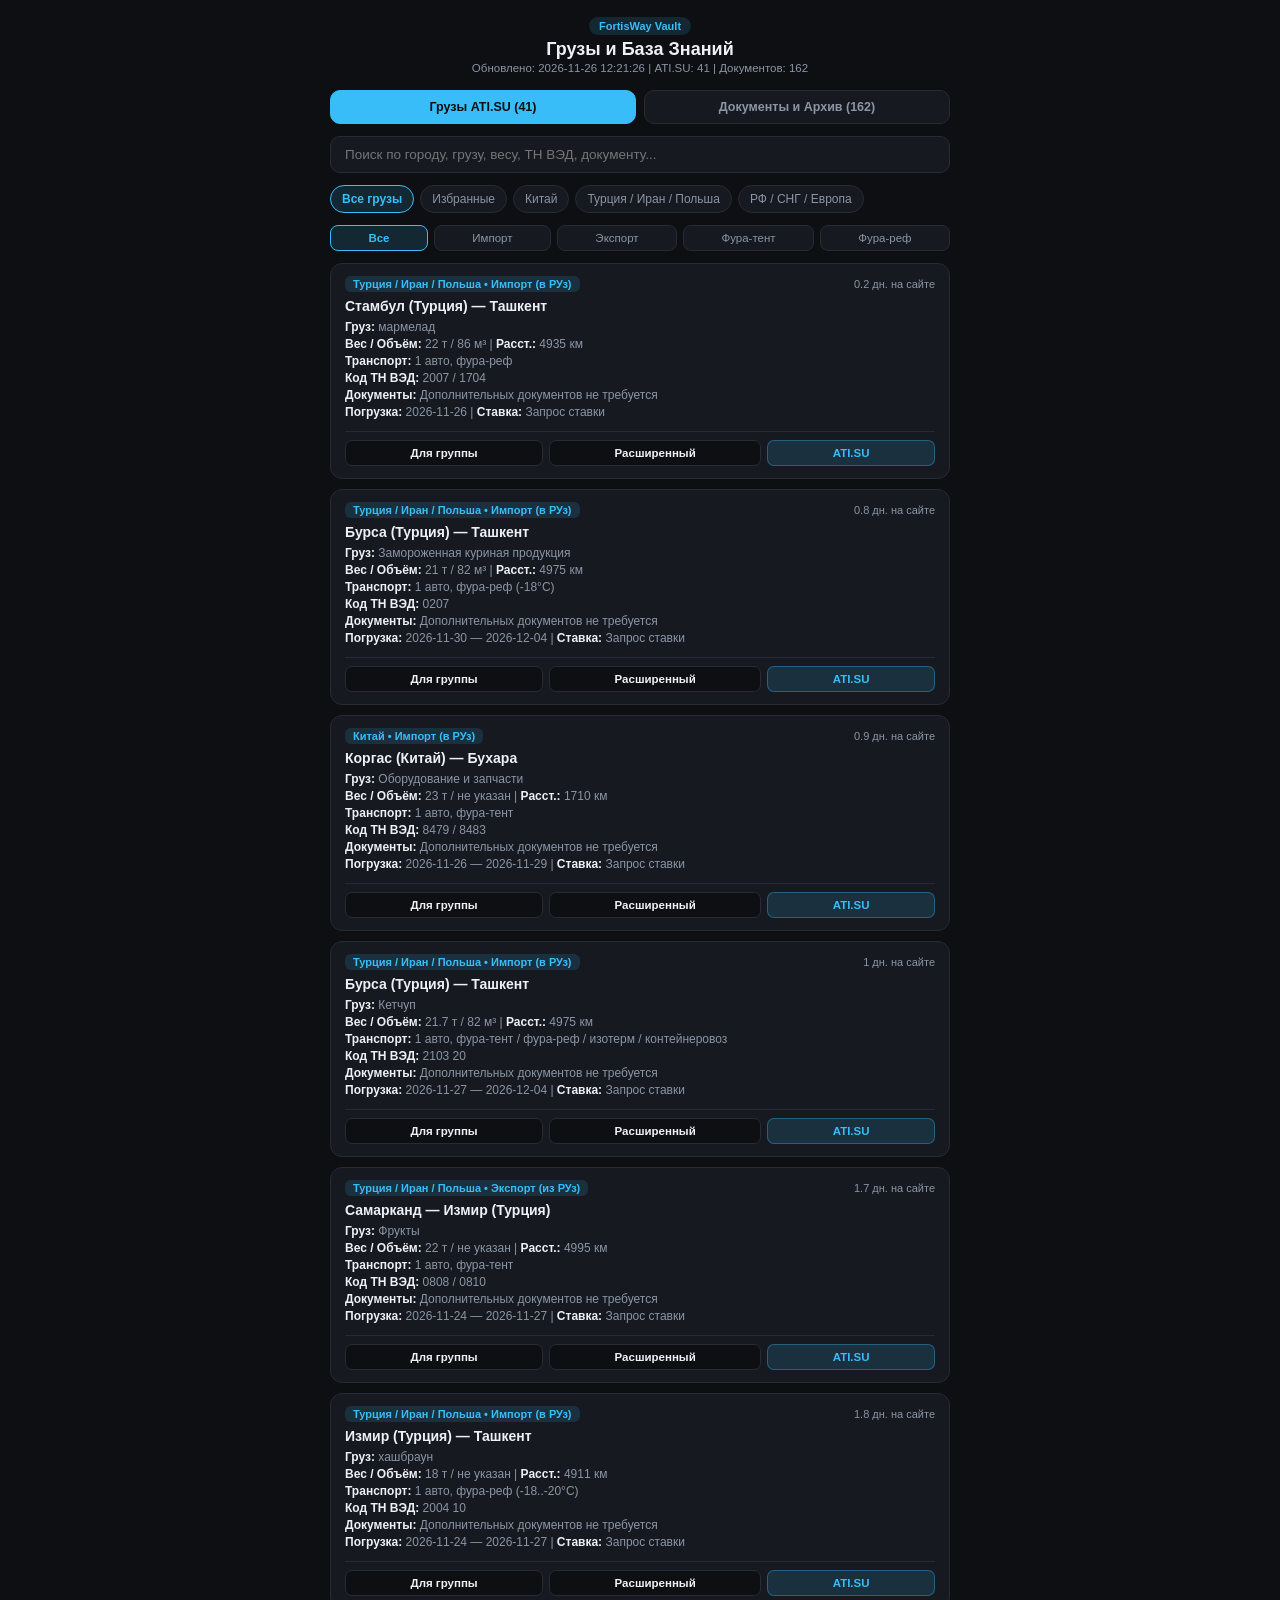
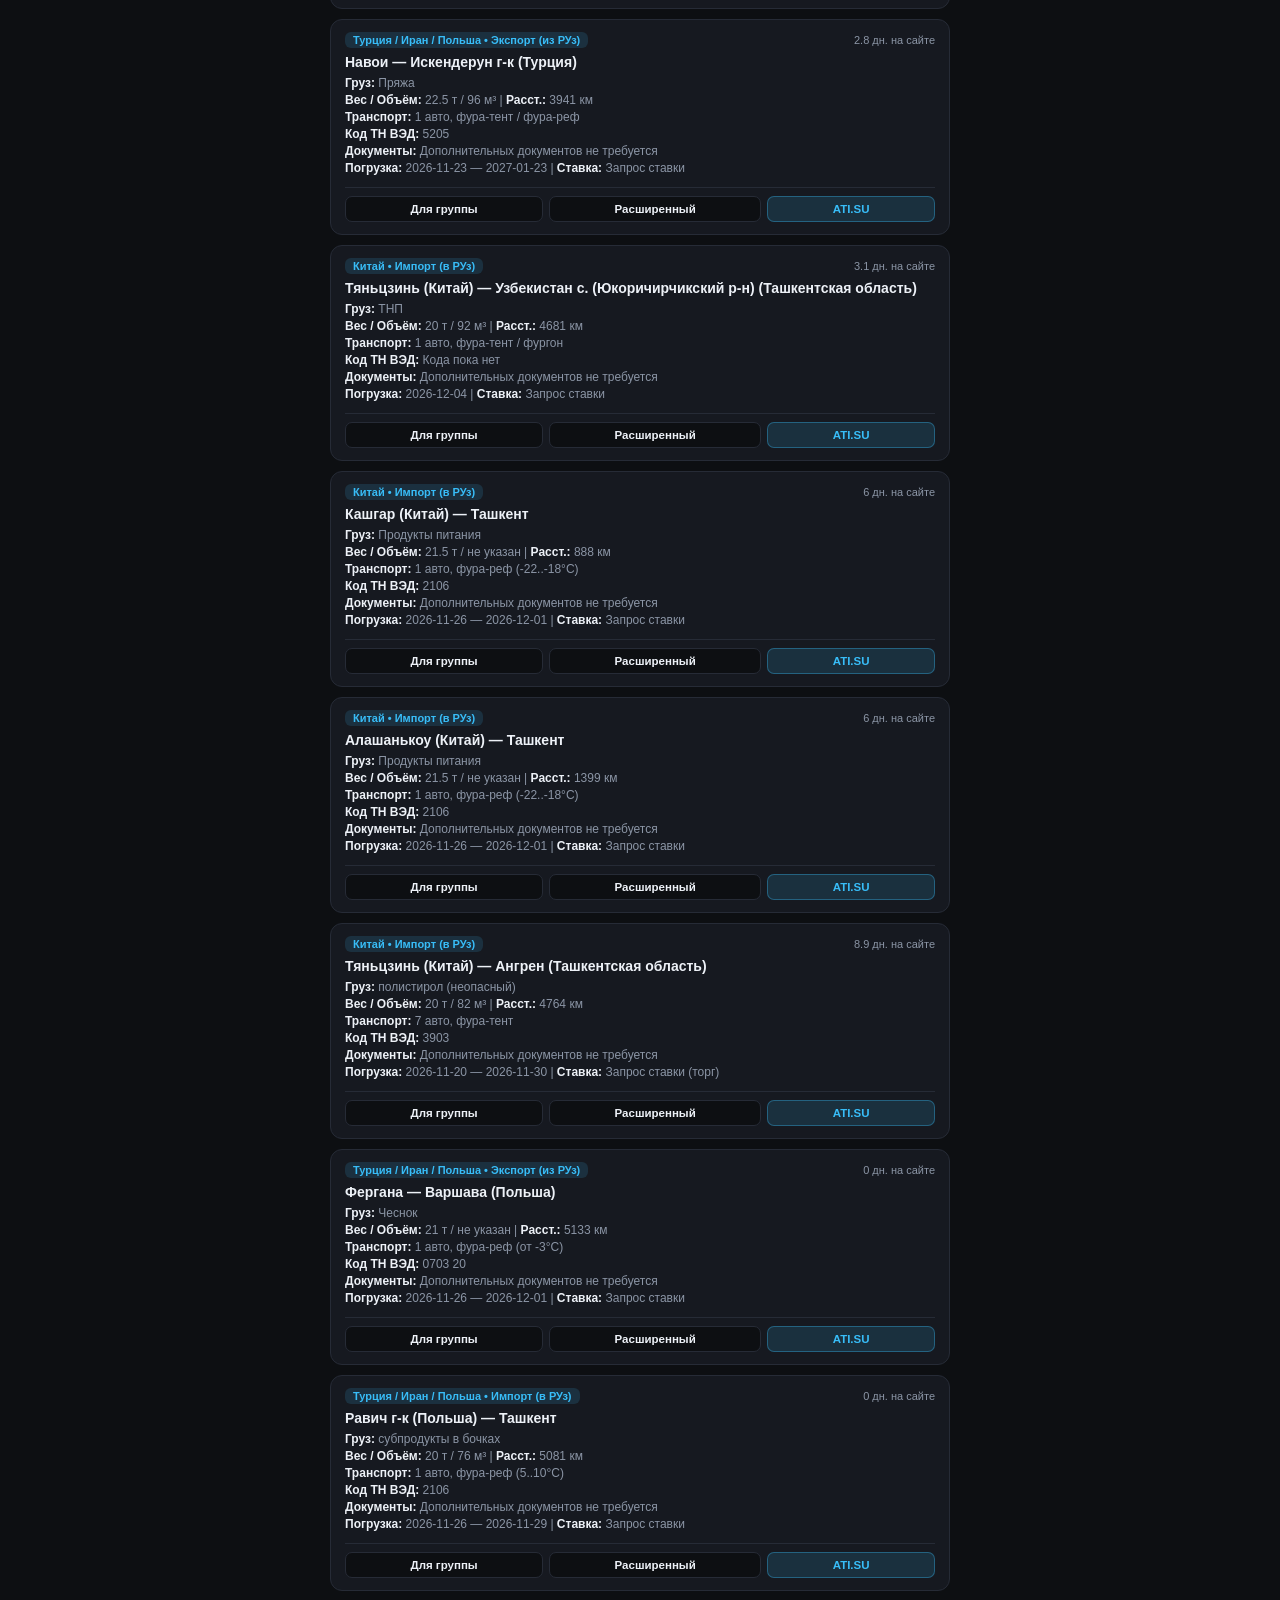
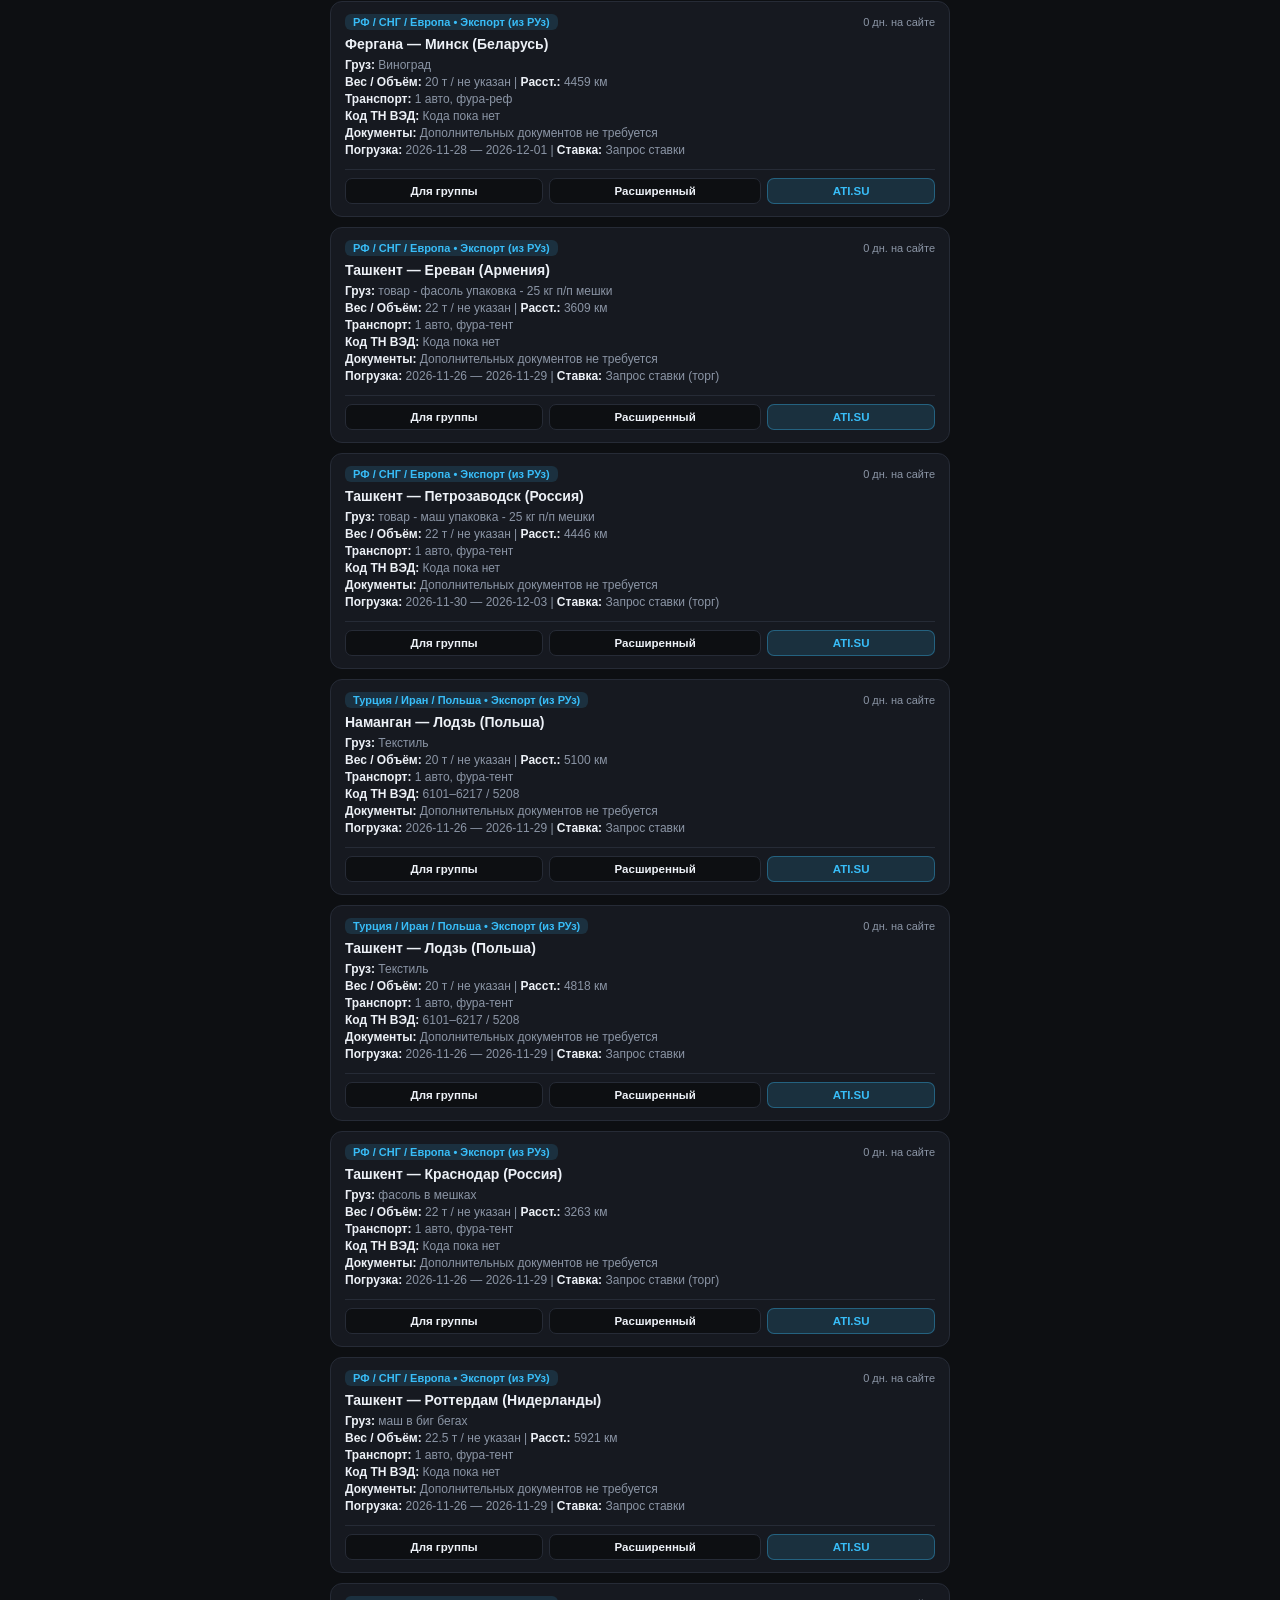
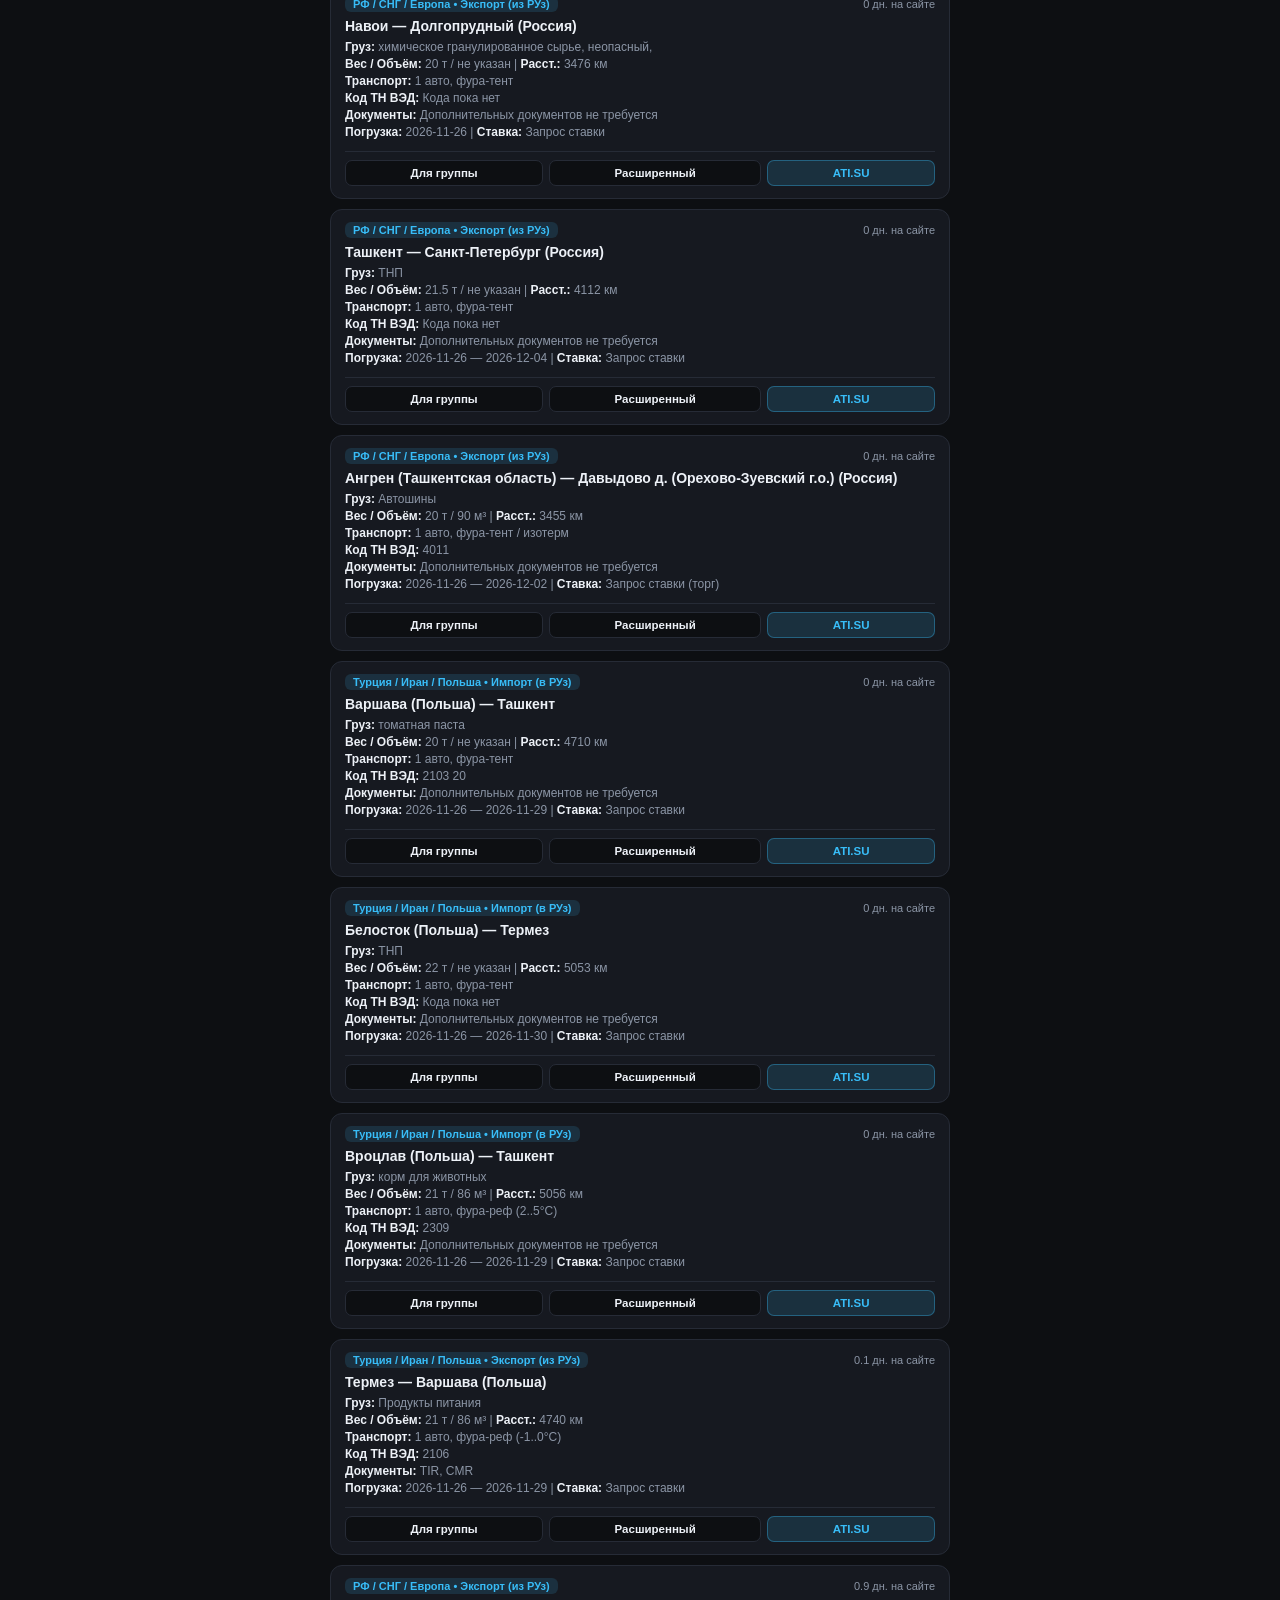
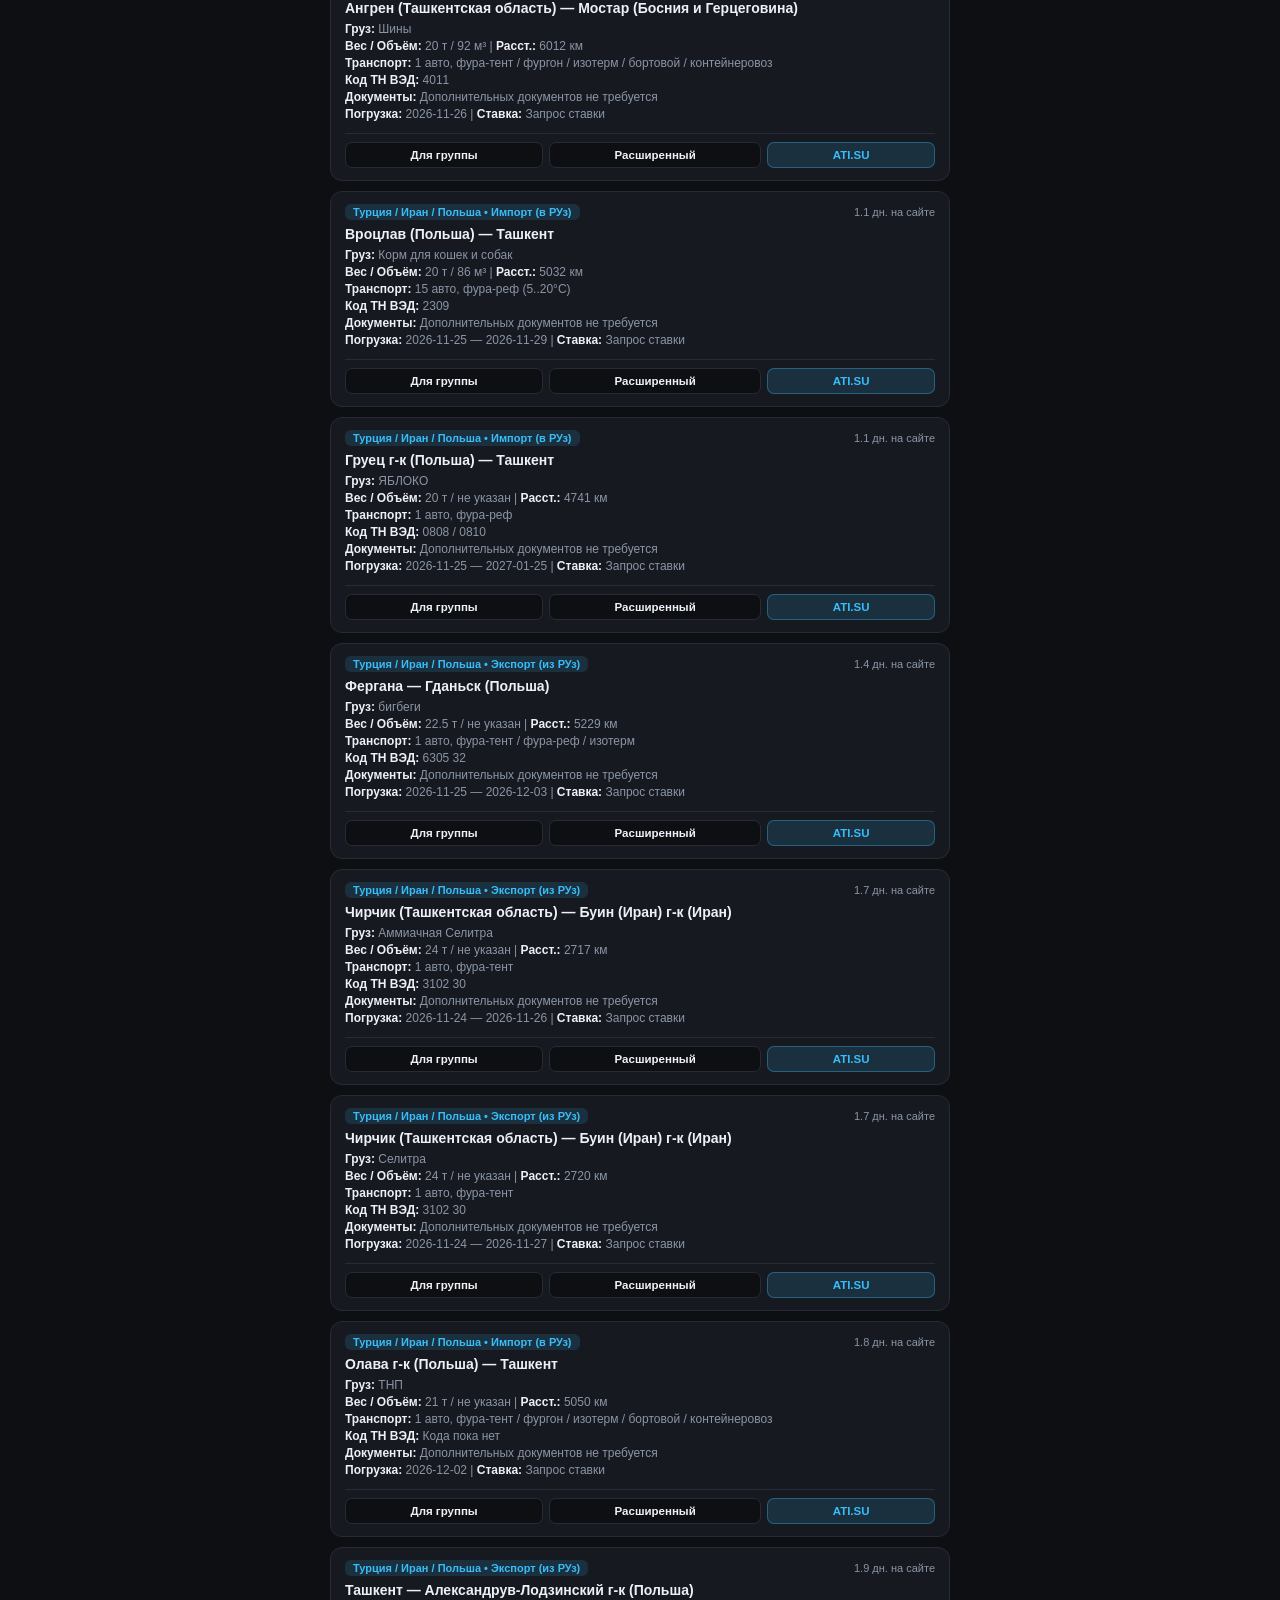
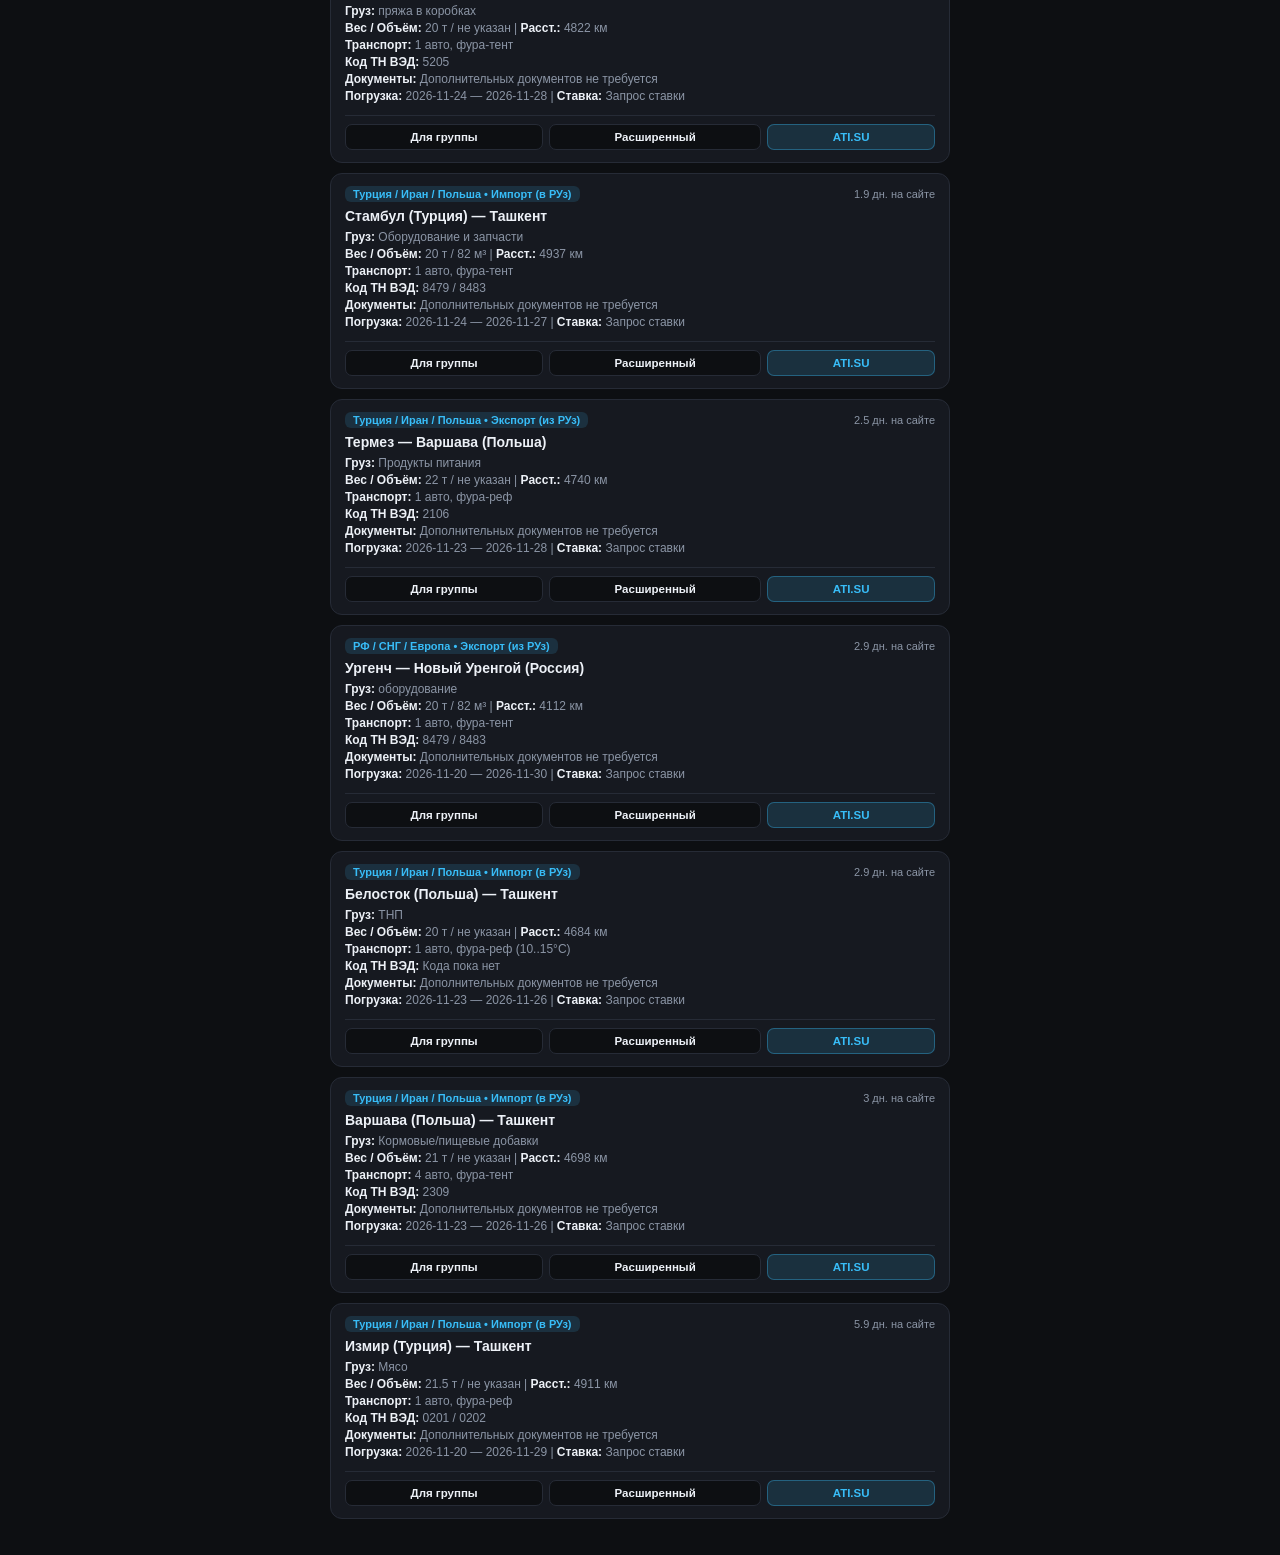
<file: web/index.html>
<!DOCTYPE html>
<html lang="ru">
<head>
  <meta charset="UTF-8">
  <meta name="viewport" content="width=device-width, initial-scale=1.0">
  <title>FortisWay — Грузы ATI.SU и Библиотека</title>
  <script src="https://telegram.org/js/telegram-web-app.js"></script>
  <link rel="stylesheet" href="style.css?v=5">
</head>
<body>
  <div class="app-container">
    <!-- Header -->
    <header class="vault-header">
      <div class="header-badge">FortisWay Vault</div>
      <h2>Грузы и База Знаний</h2>
      <p class="subtitle" id="sync-status">Синхронизация базы...</p>
    </header>

    <!-- Primary Mode Switcher -->
    <div class="mode-tabs">
      <button class="mode-tab active" data-mode="ati">Грузы ATI.SU (<span id="cnt-ati">0</span>)</button>
      <button class="mode-tab" data-mode="docs">Документы и Архив (<span id="cnt-docs">0</span>)</button>
    </div>

    <!-- Search Input -->
    <div class="search-box">
      <input type="text" id="search-input" placeholder="Поиск по городу, грузу, весу, ТН ВЭД, документу..." autocomplete="off">
    </div>

    <!-- Filter Pills (Wrapped cleanly — works on Desktop & Mobile without stuck scroll!) -->
    <div class="pill-group" id="ati-filters">
      <button class="filter-pill active" data-cat="all">Все грузы</button>
      <button class="filter-pill" data-cat="selected">Избранные</button>
      <button class="filter-pill" data-cat="Китай">Китай</button>
      <button class="filter-pill" data-cat="Турция / Иран / Польша">Турция / Иран / Польша</button>
      <button class="filter-pill" data-cat="РФ / СНГ / Европа">РФ / СНГ / Европа</button>
    </div>

    <!-- Sub-filters (Direction / Body Type for ATI; Category for Docs) -->
    <div class="filter-chips" id="sub-filters">
      <button class="chip active" data-sub="all">Все</button>
      <button class="chip" data-sub="Импорт">Импорт</button>
      <button class="chip" data-sub="Экспорт">Экспорт</button>
      <button class="chip" data-sub="тент">Фура-тент</button>
      <button class="chip" data-sub="реф">Фура-реф</button>
    </div>

    <!-- Items Container -->
    <div class="items-list" id="items-container"></div>
  </div>

  <script src="catalog.js?v=5"></script>
  <script src="app.js?v=5"></script>
</body>
</html>
</file>
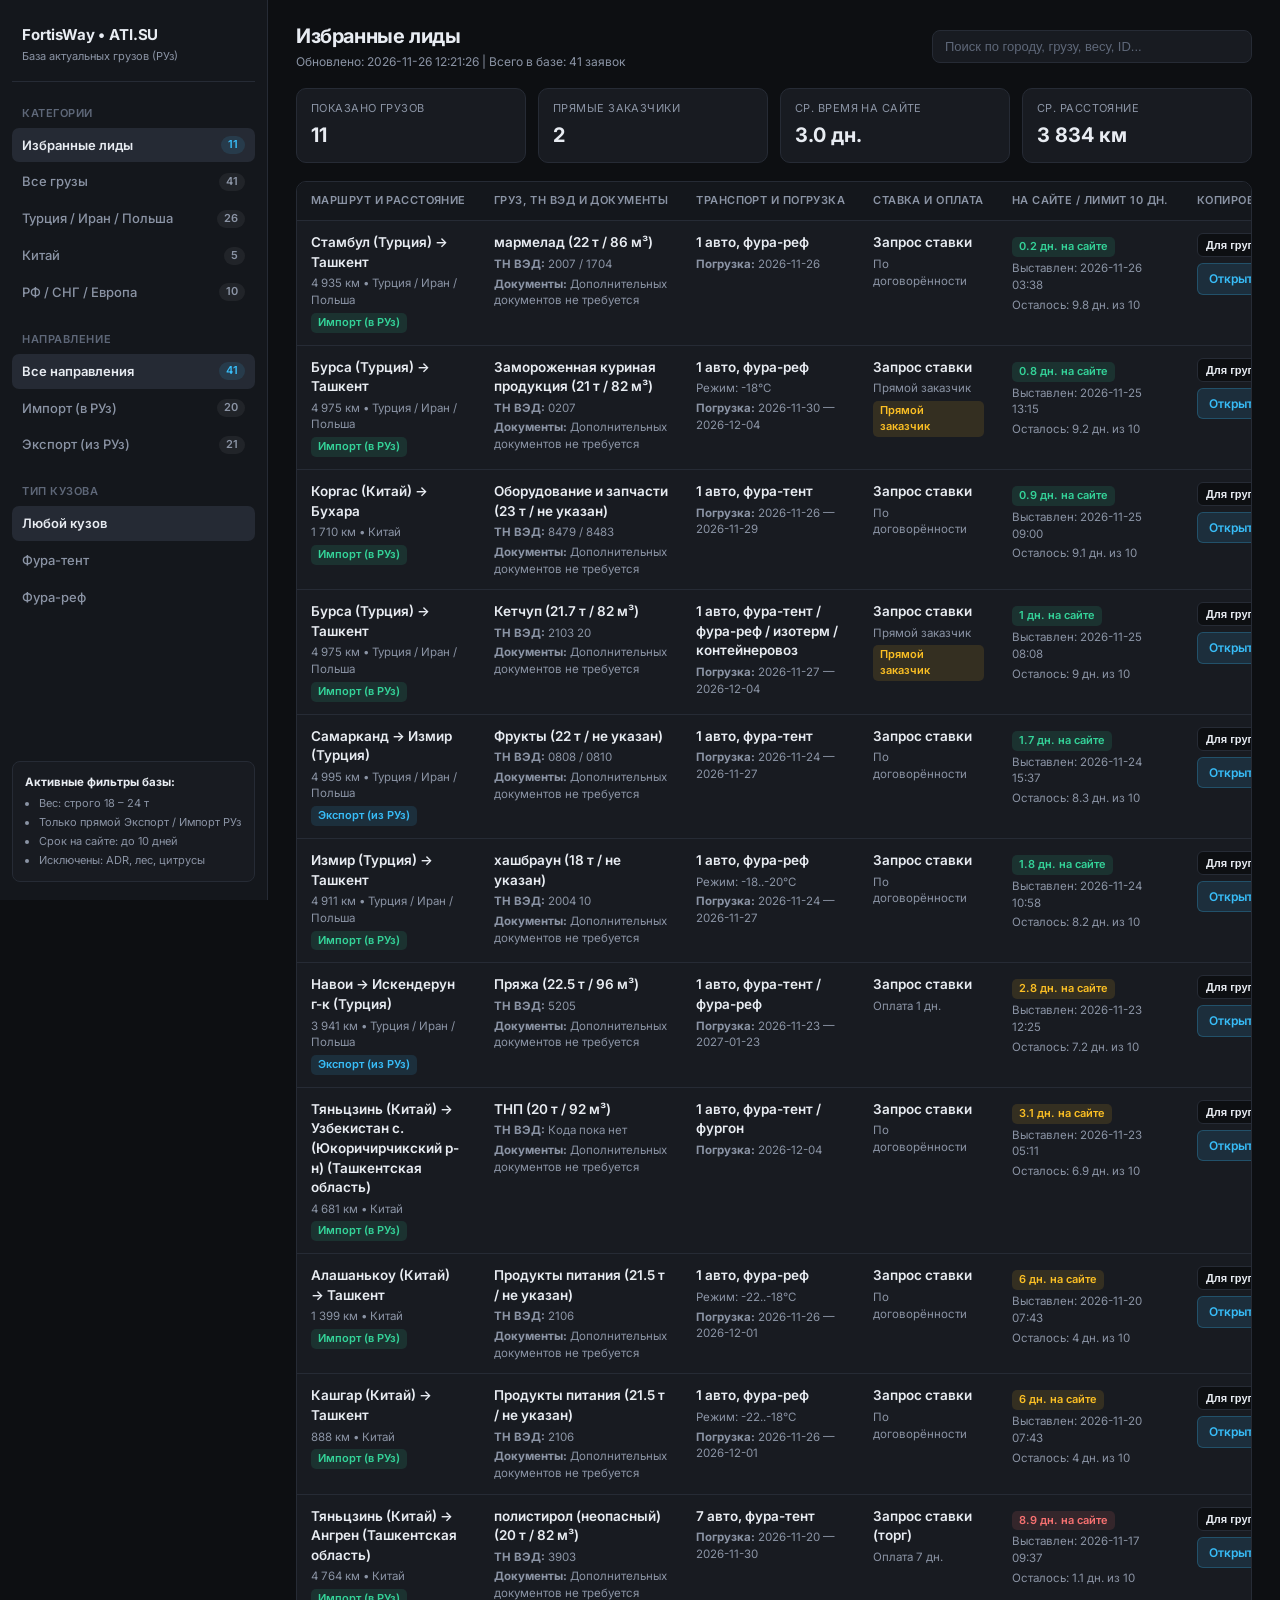
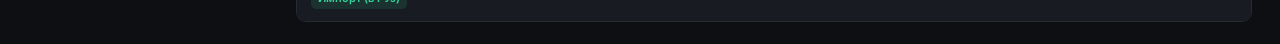
<file: web/ati_dashboard.html>
<!DOCTYPE html>
<html lang="ru">
<head>
  <meta charset="UTF-8" />
  <meta name="viewport" content="width=device-width, initial-scale=1.0" />
  <title>FortisWay — Дашборд грузов ATI.SU</title>
  <link rel="preconnect" href="https://fonts.googleapis.com">
  <link rel="preconnect" href="https://fonts.gstatic.com" crossorigin>
  <link href="https://fonts.googleapis.com/css2?family=Inter:wght@400;500;600;700&display=swap" rel="stylesheet">
  <style>
    :root {
      --bg-app: #0d0f12;
      --bg-sidebar: #14171c;
      --bg-surface: #181b21;
      --bg-surface-hover: #1f242c;
      --bg-active: #252a34;
      --border: #262b35;
      --text-main: #e8ecf2;
      --text-muted: #8b94a5;
      --text-dim: #5e6778;
      --accent: #38bdf8;
      --accent-soft: rgba(56, 189, 248, 0.12);
      --green: #34d399;
      --green-soft: rgba(52, 211, 153, 0.12);
      --amber: #fbbf24;
      --amber-soft: rgba(251, 191, 36, 0.12);
      --red: #f87171;
      --red-soft: rgba(248, 113, 113, 0.12);
    }

    * { box-sizing: border-box; margin: 0; padding: 0; }

    body {
      font-family: 'Inter', -apple-system, BlinkMacSystemFont, 'Segoe UI', Roboto, sans-serif;
      background: var(--bg-app);
      color: var(--text-main);
      display: flex;
      min-height: 100vh;
      font-size: 13px;
      line-height: 1.45;
    }

    /* Sidebar (matching dark workspace reference) */
    .sidebar {
      width: 268px;
      flex-shrink: 0;
      background: var(--bg-sidebar);
      border-right: 1px solid var(--border);
      display: flex;
      flex-direction: column;
      padding: 18px 12px;
      position: sticky;
      top: 0;
      height: 100vh;
      overflow-y: auto;
    }

    .brand {
      padding: 6px 10px 16px;
      border-bottom: 1px solid var(--border);
      margin-bottom: 16px;
    }
    .brand-title {
      font-size: 15px;
      font-weight: 700;
      color: var(--text-main);
      letter-spacing: -0.01em;
    }
    .brand-sub {
      font-size: 11px;
      color: var(--text-muted);
      margin-top: 3px;
    }

    .nav-section-label {
      font-size: 11px;
      font-weight: 600;
      text-transform: uppercase;
      letter-spacing: 0.05em;
      color: var(--text-dim);
      padding: 8px 10px 6px;
    }

    .nav-list {
      list-style: none;
      display: flex;
      flex-direction: column;
      gap: 2px;
      margin-bottom: 14px;
    }

    .nav-item {
      display: flex;
      align-items: center;
      justify-content: space-between;
      padding: 8px 10px;
      border-radius: 7px;
      cursor: pointer;
      color: var(--text-muted);
      font-weight: 500;
      transition: background 0.15s, color 0.15s;
      user-select: none;
    }
    .nav-item:hover {
      background: var(--bg-surface-hover);
      color: var(--text-main);
    }
    .nav-item.active {
      background: var(--bg-active);
      color: var(--text-main);
      font-weight: 600;
    }

    .nav-count {
      font-size: 11px;
      font-weight: 600;
      padding: 1px 7px;
      border-radius: 10px;
      background: rgba(255, 255, 255, 0.06);
      color: var(--text-muted);
    }
    .nav-item.active .nav-count {
      background: var(--accent-soft);
      color: var(--accent);
    }

    .rules-box {
      margin-top: auto;
      padding: 12px;
      background: var(--bg-surface);
      border: 1px solid var(--border);
      border-radius: 8px;
      font-size: 11px;
      color: var(--text-muted);
    }
    .rules-box strong {
      display: block;
      color: var(--text-main);
      margin-bottom: 6px;
      font-size: 11.5px;
    }
    .rules-box ul {
      padding-left: 14px;
      display: flex;
      flex-direction: column;
      gap: 3px;
    }

    /* Main Content */
    .main {
      flex: 1;
      min-width: 0;
      padding: 22px 28px;
      display: flex;
      flex-direction: column;
      gap: 18px;
    }

    .topbar {
      display: flex;
      flex-wrap: wrap;
      align-items: center;
      justify-content: space-between;
      gap: 14px;
    }
    .page-title {
      font-size: 20px;
      font-weight: 700;
      letter-spacing: -0.02em;
    }
    .page-meta {
      font-size: 12px;
      color: var(--text-muted);
      margin-top: 2px;
    }

    .search-wrap {
      display: flex;
      align-items: center;
      gap: 10px;
    }
    .search-input {
      width: 320px;
      background: var(--bg-surface);
      border: 1px solid var(--border);
      border-radius: 8px;
      padding: 8px 12px;
      color: var(--text-main);
      font-size: 13px;
      outline: none;
      transition: border-color 0.15s;
    }
    .search-input:focus {
      border-color: var(--accent);
    }
    .search-input::placeholder {
      color: var(--text-dim);
    }

    /* KPI Strip */
    .kpi-grid {
      display: grid;
      grid-template-columns: repeat(4, minmax(0, 1fr));
      gap: 12px;
    }
    .kpi-card {
      background: var(--bg-surface);
      border: 1px solid var(--border);
      border-radius: 10px;
      padding: 12px 14px;
    }
    .kpi-label {
      font-size: 11px;
      color: var(--text-muted);
      text-transform: uppercase;
      letter-spacing: 0.04em;
    }
    .kpi-value {
      font-size: 20px;
      font-weight: 700;
      margin-top: 4px;
      color: var(--text-main);
    }

    /* Data Table */
    .table-card {
      background: var(--bg-surface);
      border: 1px solid var(--border);
      border-radius: 10px;
      overflow-x: auto;
    }
    table {
      width: 100%;
      border-collapse: collapse;
      text-align: left;
    }
    thead th {
      background: #14171c;
      color: var(--text-muted);
      font-size: 11px;
      font-weight: 600;
      text-transform: uppercase;
      letter-spacing: 0.04em;
      padding: 11px 14px;
      border-bottom: 1px solid var(--border);
      white-space: nowrap;
    }
    tbody td {
      padding: 12px 14px;
      border-bottom: 1px solid var(--border);
      vertical-align: top;
    }
    tbody tr:last-child td {
      border-bottom: none;
    }
    tbody tr:hover {
      background: var(--bg-surface-hover);
    }

    .route-main {
      font-weight: 600;
      color: var(--text-main);
      font-size: 13.5px;
    }
    .route-sub {
      font-size: 11.5px;
      color: var(--text-muted);
      margin-top: 3px;
    }

    .badge {
      display: inline-block;
      padding: 2px 7px;
      border-radius: 5px;
      font-size: 11px;
      font-weight: 600;
      margin-top: 4px;
    }
    .badge-export { background: var(--accent-soft); color: var(--accent); }
    .badge-import { background: var(--green-soft); color: var(--green); }
    .badge-direct { background: var(--amber-soft); color: var(--amber); }
    .badge-fresh { background: var(--green-soft); color: var(--green); }
    .badge-mid { background: var(--amber-soft); color: var(--amber); }
    .badge-expiring { background: var(--red-soft); color: var(--red); }

    .btn-ati {
      display: inline-block;
      padding: 6px 11px;
      background: var(--accent-soft);
      color: var(--accent);
      border: 1px solid rgba(56, 189, 248, 0.25);
      border-radius: 6px;
      font-size: 12px;
      font-weight: 600;
      text-decoration: none;
      white-space: nowrap;
      transition: background 0.15s;
    }
    .btn-ati:hover {
      background: rgba(56, 189, 248, 0.22);
    }

    .actions-col {
      display: flex;
      flex-direction: column;
      gap: 6px;
      min-width: 145px;
    }
    .copy-row {
      display: flex;
      gap: 5px;
    }
    .btn-copy {
      flex: 1;
      padding: 5px 8px;
      border-radius: 6px;
      font-size: 11px;
      font-weight: 600;
      cursor: pointer;
      border: 1px solid var(--border);
      background: var(--bg-app);
      color: var(--text-main);
      transition: all 0.15s;
      white-space: nowrap;
    }
    .btn-copy:hover {
      background: var(--bg-active);
      border-color: var(--accent);
    }
    .btn-copy.copied {
      background: var(--green-soft);
      border-color: var(--green);
      color: var(--green);
    }

    .empty-state {
      padding: 40px;
      text-align: center;
      color: var(--text-muted);
    }

    @media (max-width: 960px) {
      body { flex-direction: column; }
      .sidebar { width: 100%; height: auto; position: static; }
      .kpi-grid { grid-template-columns: repeat(2, 1fr); }
      .search-input { width: 100%; }
    }
  </style>
</head>
<body>

  <aside class="sidebar">
    <div class="brand">
      <div class="brand-title">FortisWay • ATI.SU</div>
      <div class="brand-sub">База актуальных грузов (РУз)</div>
    </div>

    <div class="nav-section-label">Категории</div>
    <ul class="nav-list" id="category-nav">
      <li class="nav-item active" data-cat="selected">
        <span>Избранные лиды</span>
        <span class="nav-count" id="cnt-selected">0</span>
      </li>
      <li class="nav-item" data-cat="all">
        <span>Все грузы</span>
        <span class="nav-count" id="cnt-all">0</span>
      </li>
      <li class="nav-item" data-cat="Турция / Иран / Польша">
        <span>Турция / Иран / Польша</span>
        <span class="nav-count" id="cnt-tip">0</span>
      </li>
      <li class="nav-item" data-cat="Китай">
        <span>Китай</span>
        <span class="nav-count" id="cnt-cn">0</span>
      </li>
      <li class="nav-item" data-cat="РФ / СНГ / Европа">
        <span>РФ / СНГ / Европа</span>
        <span class="nav-count" id="cnt-other">0</span>
      </li>
    </ul>

    <div class="nav-section-label">Направление</div>
    <ul class="nav-list" id="direction-nav">
      <li class="nav-item active" data-dir="all">
        <span>Все направления</span>
        <span class="nav-count" id="cnt-dir-all">0</span>
      </li>
      <li class="nav-item" data-dir="Импорт (в РУз)">
        <span>Импорт (в РУз)</span>
        <span class="nav-count" id="cnt-dir-imp">0</span>
      </li>
      <li class="nav-item" data-dir="Экспорт (из РУз)">
        <span>Экспорт (из РУз)</span>
        <span class="nav-count" id="cnt-dir-exp">0</span>
      </li>
    </ul>

    <div class="nav-section-label">Тип кузова</div>
    <ul class="nav-list" id="truck-nav">
      <li class="nav-item active" data-truck="all">
        <span>Любой кузов</span>
      </li>
      <li class="nav-item" data-truck="тент">
        <span>Фура-тент</span>
      </li>
      <li class="nav-item" data-truck="реф">
        <span>Фура-реф</span>
      </li>
    </ul>

    <div class="rules-box">
      <strong>Активные фильтры базы:</strong>
      <ul>
        <li>Вес: строго 18 – 24 т</li>
        <li>Только прямой Экспорт / Импорт РУз</li>
        <li>Срок на сайте: до 10 дней</li>
        <li>Исключены: ADR, лес, цитрусы</li>
      </ul>
    </div>
  </aside>

  <main class="main">
    <header class="topbar">
      <div>
        <h1 class="page-title" id="active-title">Избранные лиды</h1>
        <div class="page-meta" id="sync-meta">Загрузка данных из базы...</div>
      </div>
      <div class="search-wrap">
        <input type="text" id="search-input" class="search-input" placeholder="Поиск по городу, грузу, весу, ID..." />
      </div>
    </header>

    <section class="kpi-grid">
      <div class="kpi-card">
        <div class="kpi-label">Показано грузов</div>
        <div class="kpi-value" id="kpi-count">0</div>
      </div>
      <div class="kpi-card">
        <div class="kpi-label">Прямые заказчики</div>
        <div class="kpi-value" id="kpi-direct">0</div>
      </div>
      <div class="kpi-card">
        <div class="kpi-label">Ср. время на сайте</div>
        <div class="kpi-value" id="kpi-age">0 дн.</div>
      </div>
      <div class="kpi-card">
        <div class="kpi-label">Ср. расстояние</div>
        <div class="kpi-value" id="kpi-dist">0 км</div>
      </div>
    </section>

    <section class="table-card">
      <table>
        <thead>
          <tr>
            <th>Маршрут и расстояние</th>
            <th>Груз, ТН ВЭД и Документы</th>
            <th>Транспорт и погрузка</th>
            <th>Ставка и оплата</th>
            <th>На сайте / Лимит 10 дн.</th>
            <th>Копирование и ATI.SU</th>
          </tr>
        </thead>
        <tbody id="loads-tbody">
          <tr><td colspan="6" class="empty-state">Загрузка данных...</td></tr>
        </tbody>
      </table>
    </section>
  </main>

  <!-- Local JS bundle fallback so file:/// works without CORS -->
  <script src="ati_data.js"></script>
  <script>
    let allLoads = [];
    let state = {
      category: 'selected',
      direction: 'all',
      truck: 'all',
      search: ''
    };

    function initData(payload) {
      if (!payload || !Array.isArray(payload.loads)) return;
      allLoads = payload.loads;
      document.getElementById('sync-meta').textContent =
        `Обновлено: ${payload.updated_at || '—'} | Всего в базе: ${allLoads.length} заявок`;
      updateCounts();
      render();
    }

    function updateCounts() {
      document.getElementById('cnt-selected').textContent = allLoads.filter(x => x.is_selected === 1).length;
      document.getElementById('cnt-all').textContent = allLoads.length;
      document.getElementById('cnt-tip').textContent = allLoads.filter(x => x.category === 'Турция / Иран / Польша').length;
      document.getElementById('cnt-cn').textContent = allLoads.filter(x => x.category === 'Китай').length;
      document.getElementById('cnt-other').textContent = allLoads.filter(x => x.category === 'РФ / СНГ / Европа').length;
      document.getElementById('cnt-dir-all').textContent = allLoads.length;
      document.getElementById('cnt-dir-imp').textContent = allLoads.filter(x => x.direction === 'Импорт (в РУз)').length;
      document.getElementById('cnt-dir-exp').textContent = allLoads.filter(x => x.direction === 'Экспорт (из РУз)').length;
    }

    function getFiltered() {
      return allLoads.filter(x => {
        if (state.category === 'selected' && x.is_selected !== 1) return false;
        if (state.category !== 'selected' && state.category !== 'all' && x.category !== state.category) return false;
        if (state.direction !== 'all' && x.direction !== state.direction) return false;
        if (state.truck !== 'all' && !x.truck_type.toLowerCase().includes(state.truck)) return false;
        if (state.search) {
          const hay = `${x.from_location} ${x.to_location} ${x.cargo_name} ${x.weight_t} ${x.truck_type} ${x.ati_id}`.toLowerCase();
          if (!hay.includes(state.search)) return false;
        }
        return true;
      });
    }

    function render() {
      const items = getFiltered();
      const tbody = document.getElementById('loads-tbody');

      // KPIs
      document.getElementById('kpi-count').textContent = items.length;
      document.getElementById('kpi-direct').textContent = items.filter(x => x.is_direct === 1).length;
      const avgAge = items.length ? (items.reduce((s, x) => s + (x.days_on_site || 0), 0) / items.length).toFixed(1) : 0;
      document.getElementById('kpi-age').textContent = `${avgAge} дн.`;
      const distItems = items.filter(x => x.distance_km > 0);
      const avgDist = distItems.length ? Math.round(distItems.reduce((s, x) => s + x.distance_km, 0) / distItems.length) : 0;
      document.getElementById('kpi-dist').textContent = `${avgDist.toLocaleString('ru-RU')} км`;

      if (items.length === 0) {
        tbody.innerHTML = `<tr><td colspan="6" class="empty-state">По выбранным фильтрам грузы не найдены.</td></tr>`;
        return;
      }

      window._currentRenderedItems = items;

      tbody.innerHTML = items.map((x, idx) => {
        const dirClass = x.direction.includes('Экспорт') ? 'badge-export' : 'badge-import';
        const ageClass = x.days_on_site <= 2 ? 'badge-fresh' : (x.days_on_site <= 6 ? 'badge-mid' : 'badge-expiring');
        const volStr = x.volume_m3 ? `${x.volume_m3} м³` : 'не указан';
        const distStr = x.distance_km ? `${x.distance_km.toLocaleString('ru-RU')} км` : 'расст. уточняется';
        const tempBadge = x.temp_regime ? `<div class="route-sub">Режим: ${x.temp_regime}</div>` : '';
        const directBadge = x.is_direct ? `<span class="badge badge-direct">Прямой заказчик</span>` : '';
        const tnved = x.tnved_code || 'Не указан на сайте';
        const docs = x.documents_req || 'Дополнительных документов не требуется';

        return `
          <tr>
            <td>
              <div class="route-main">${x.from_location} &rarr; ${x.to_location}</div>
              <div class="route-sub">${distStr} &bull; ${x.category}</div>
              <span class="badge ${dirClass}">${x.direction}</span>
            </td>
            <td>
              <div class="route-main">${x.cargo_name} (${x.weight_t} т / ${volStr})</div>
              <div class="route-sub"><strong>ТН ВЭД:</strong> ${tnved}</div>
              <div class="route-sub"><strong>Документы:</strong> ${docs}</div>
            </td>
            <td>
              <div class="route-main">${x.trucks_count} авто, ${x.truck_type}</div>
              ${tempBadge}
              <div class="route-sub"><strong>Погрузка:</strong> ${x.loading_date}</div>
            </td>
            <td>
              <div class="route-main">${x.rate_info}</div>
              <div class="route-sub">${x.payment_terms}</div>
              ${directBadge}
            </td>
            <td>
              <span class="badge ${ageClass}">${x.days_on_site} дн. на сайте</span>
              <div class="route-sub">Выставлен: ${x.added_at}</div>
              <div class="route-sub">Осталось: ${x.days_remaining_10d} дн. из 10</div>
            </td>
            <td>
              <div class="actions-col">
                <div class="copy-row">
                  <button class="btn-copy" onclick="copyLead(${idx}, 'group', this)" title="Скопировать короткий формат для группы">Для группы</button>
                  <button class="btn-copy" onclick="copyLead(${idx}, 'full', this)" title="Скопировать расширенные данные">Расширенный</button>
                </div>
                <a class="btn-ati" href="${x.ati_url}" target="_blank" rel="noopener">Открыть ATI.SU &nearr;</a>
              </div>
            </td>
          </tr>
        `;
      }).join('');
    }

    function copyLead(idx, mode, btn) {
      const x = (window._currentRenderedItems || [])[idx];
      if (!x) return;
      const volStr = x.volume_m3 ? `${x.volume_m3} м³` : 'не указан';
      const tnved = x.tnved_code || 'Кода пока нет';
      const docs = x.documents_req || 'Дополнительных документов не требуется';
      const tempStr = x.temp_regime ? ` (${x.temp_regime})` : '';

      let text = '';
      if (mode === 'group') {
        text = [
          `Маршрут: ${x.from_location} — ${x.to_location}`,
          `Груз: ${x.cargo_name}`,
          `Вес / Объём: ${x.weight_t} т / ${volStr}`,
          `Транспорт: ${x.trucks_count} авто, ${x.truck_type}${tempStr}`,
          `Код ТН ВЭД: ${tnved}`,
          `Документы: ${docs}`,
          `Погрузка: ${x.loading_date}`
        ].join('\n');
      } else {
        const distStr = x.distance_km ? `${x.distance_km.toLocaleString('ru-RU')} км` : 'не указано';
        text = [
          `Категория:     ${x.category} (${x.direction})`,
          `Откуда — Куда: ${x.from_location} — ${x.to_location}`,
          `Расстояние:    ${distStr}`,
          `Груз:          ${x.cargo_name}`,
          `Вес / Объём:   ${x.weight_t} т / ${volStr}`,
          `Транспорт:     ${x.trucks_count} авто, ${x.truck_type}${tempStr}`,
          `Код ТН ВЭД:    ${tnved}`,
          `Документы:     ${docs}`,
          `Погрузка:      ${x.loading_date}`,
          `Ставка:        ${x.rate_info}`,
          `Условия:       ${x.payment_terms}`,
          `На сайте:      ${x.days_on_site} дн. (выставлен ${x.added_at}, осталось ${x.days_remaining_10d} дн.)`,
          `Ссылка ATI.SU: ${x.ati_url}`
        ].join('\n');
      }

      const orig = btn.textContent;
      if (navigator.clipboard && navigator.clipboard.writeText) {
        navigator.clipboard.writeText(text).then(() => {
          btn.textContent = 'Скопировано';
          btn.classList.add('copied');
          setTimeout(() => { btn.textContent = orig; btn.classList.remove('copied'); }, 1500);
        });
      } else {
        const ta = document.createElement('textarea');
        ta.value = text;
        document.body.appendChild(ta);
        ta.select();
        document.execCommand('copy');
        document.body.removeChild(ta);
        btn.textContent = 'Скопировано';
        btn.classList.add('copied');
        setTimeout(() => { btn.textContent = orig; btn.classList.remove('copied'); }, 1500);
      }
    }

    // Sidebar click handlers
    document.querySelectorAll('#category-nav .nav-item').forEach(el => {
      el.addEventListener('click', () => {
        document.querySelectorAll('#category-nav .nav-item').forEach(n => n.classList.remove('active'));
        el.classList.add('active');
        state.category = el.dataset.cat;
        document.getElementById('active-title').textContent = el.querySelector('span').textContent;
        render();
      });
    });

    document.querySelectorAll('#direction-nav .nav-item').forEach(el => {
      el.addEventListener('click', () => {
        document.querySelectorAll('#direction-nav .nav-item').forEach(n => n.classList.remove('active'));
        el.classList.add('active');
        state.direction = el.dataset.dir;
        render();
      });
    });

    document.querySelectorAll('#truck-nav .nav-item').forEach(el => {
      el.addEventListener('click', () => {
        document.querySelectorAll('#truck-nav .nav-item').forEach(n => n.classList.remove('active'));
        el.classList.add('active');
        state.truck = el.dataset.truck;
        render();
      });
    });

    document.getElementById('search-input').addEventListener('input', e => {
      state.search = e.target.value.trim().toLowerCase();
      render();
    });

    // Load from ati_data.js or fallback to fetch ati_data.json
    if (window.ATI_DASHBOARD_DATA) {
      initData(window.ATI_DASHBOARD_DATA);
    } else {
      fetch('ati_data.json?t=' + Date.now())
        .then(r => r.json())
        .then(initData)
        .catch(() => {
          document.getElementById('sync-meta').textContent = 'Нет данных для отображения.';
        });
    }
  </script>
</body>
</html>
</file>
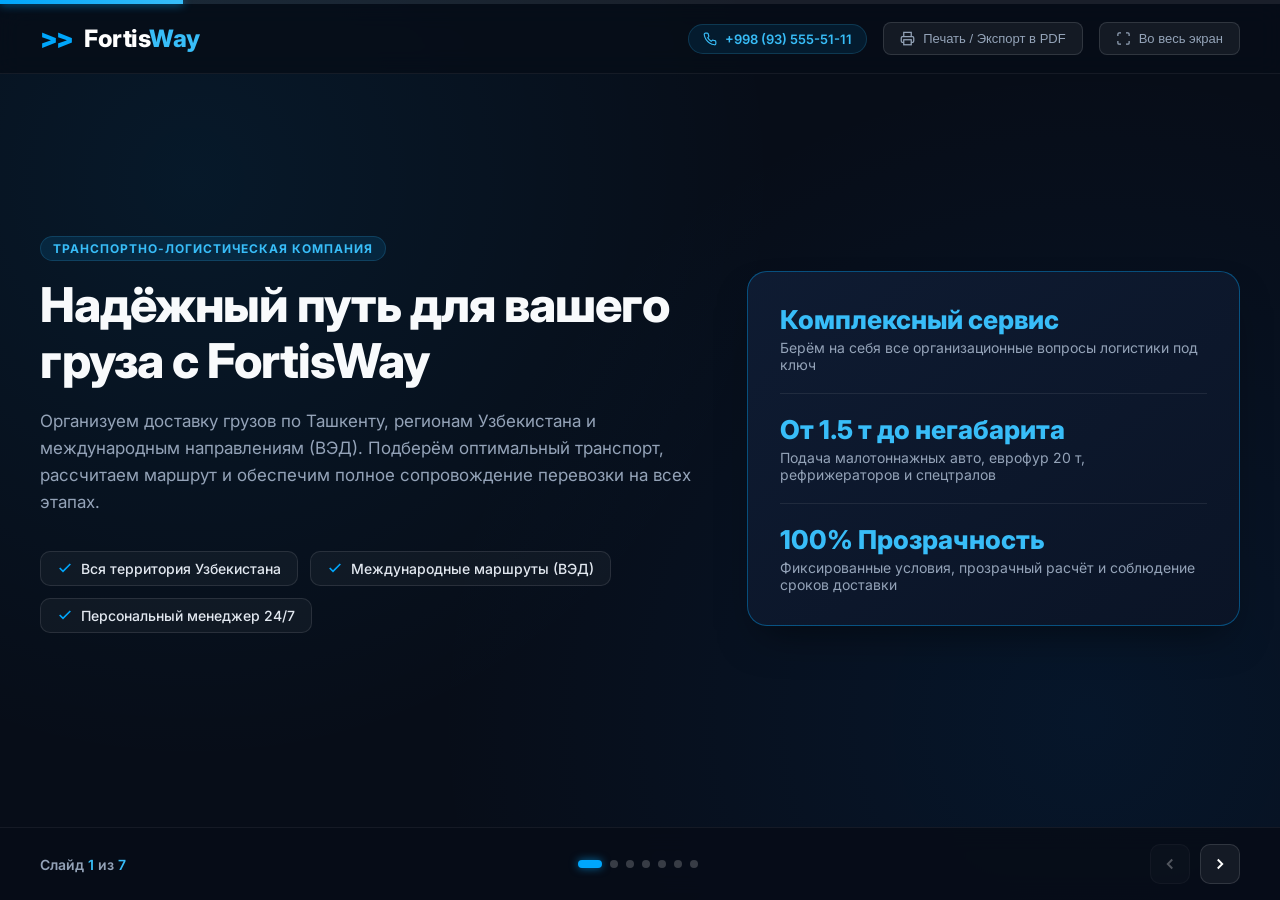
<file: documents/Презентации/FortisWay_Презентация.html>
<!DOCTYPE html>
<html lang="ru">
<head>
  <meta charset="UTF-8">
  <meta name="viewport" content="width=device-width, initial-scale=1.0">
  <title>FortisWay — Транспортно-логистическая компания | Презентация</title>
  <link rel="preconnect" href="https://fonts.googleapis.com">
  <link rel="preconnect" href="https://fonts.gstatic.com" crossorigin>
  <link href="https://fonts.googleapis.com/css2?family=Inter:wght@300;400;500;600;700;800&display=swap" rel="stylesheet">
  <style>
    :root {
      --bg-main: #070d18;
      --bg-card: rgba(16, 29, 53, 0.75);
      --bg-card-hover: rgba(23, 41, 75, 0.9);
      --border-card: rgba(56, 189, 248, 0.18);
      --border-glow: rgba(0, 166, 251, 0.4);
      --cyan-bright: #00a6fb;
      --cyan-light: #38bdf8;
      --blue-accent: #0066cc;
      --text-main: #f8fafc;
      --text-muted: #94a3b8;
      --text-dim: #64748b;
      --font-family: 'Inter', -apple-system, BlinkMacSystemFont, 'Segoe UI', Roboto, sans-serif;
    }

    * {
      box-sizing: border-box;
      margin: 0;
      padding: 0;
    }

    body {
      background-color: var(--bg-main);
      color: var(--text-main);
      font-family: var(--font-family);
      min-height: 100vh;
      display: flex;
      flex-direction: column;
      overflow-x: hidden;
      background-image: 
        radial-gradient(circle at 15% 20%, rgba(0, 166, 251, 0.08) 0%, transparent 45%),
        radial-gradient(circle at 85% 80%, rgba(0, 102, 204, 0.1) 0%, transparent 50%);
    }

    /* Top Progress Bar */
    .progress-bar-container {
      position: fixed;
      top: 0;
      left: 0;
      width: 100%;
      height: 4px;
      background: rgba(255, 255, 255, 0.08);
      z-index: 100;
    }

    .progress-bar {
      height: 100%;
      width: 14.28%;
      background: linear-gradient(90deg, var(--cyan-bright), var(--cyan-light));
      box-shadow: 0 0 10px rgba(0, 166, 251, 0.8);
      transition: width 0.35s ease;
    }

    /* Top Bar */
    header.deck-header {
      display: flex;
      align-items: center;
      justify-content: space-between;
      padding: 18px 40px;
      border-bottom: 1px solid rgba(255, 255, 255, 0.06);
      background: rgba(7, 13, 24, 0.85);
      backdrop-filter: blur(12px);
      position: sticky;
      top: 4px;
      z-index: 90;
    }

    .logo-container {
      display: flex;
      align-items: center;
      gap: 12px;
      text-decoration: none;
    }

    .logo-chevrons {
      display: flex;
      align-items: center;
      font-size: 26px;
      font-weight: 900;
      color: var(--cyan-bright);
      letter-spacing: -2px;
      line-height: 1;
    }

    .logo-text {
      font-size: 24px;
      font-weight: 800;
      letter-spacing: -0.5px;
      color: #ffffff;
    }

    .logo-text span {
      color: var(--cyan-light);
    }

    .header-actions {
      display: flex;
      align-items: center;
      gap: 16px;
    }

    .btn-header {
      background: rgba(255, 255, 255, 0.06);
      border: 1px solid rgba(255, 255, 255, 0.12);
      color: var(--text-muted);
      padding: 8px 16px;
      border-radius: 8px;
      font-size: 13px;
      font-weight: 500;
      cursor: pointer;
      display: flex;
      align-items: center;
      gap: 8px;
      transition: all 0.2s ease;
    }

    .btn-header:hover {
      background: rgba(0, 166, 251, 0.15);
      border-color: var(--cyan-bright);
      color: #fff;
    }

    .phone-badge {
      display: flex;
      align-items: center;
      gap: 8px;
      background: rgba(0, 166, 251, 0.1);
      border: 1px solid var(--border-card);
      color: var(--cyan-light);
      padding: 6px 14px;
      border-radius: 20px;
      font-size: 13px;
      font-weight: 600;
      text-decoration: none;
    }

    /* Deck Viewport */
    .deck-viewport {
      flex: 1;
      display: flex;
      align-items: center;
      justify-content: center;
      padding: 30px 40px;
      max-width: 1320px;
      width: 100%;
      margin: 0 auto;
      min-height: calc(100vh - 160px);
    }

    /* Individual Slide */
    .slide {
      display: none;
      width: 100%;
      animation: fadeIn 0.4s cubic-bezier(0.16, 1, 0.3, 1) forwards;
    }

    .slide.active {
      display: block;
    }

    @keyframes fadeIn {
      from {
        opacity: 0;
        transform: translateY(12px) scale(0.99);
      }
      to {
        opacity: 1;
        transform: translateY(0) scale(1);
      }
    }

    .slide-tag {
      display: inline-flex;
      align-items: center;
      gap: 6px;
      background: rgba(0, 166, 251, 0.12);
      border: 1px solid var(--border-card);
      color: var(--cyan-light);
      font-size: 12px;
      font-weight: 700;
      text-transform: uppercase;
      letter-spacing: 1px;
      padding: 4px 12px;
      border-radius: 20px;
      margin-bottom: 16px;
    }

    .slide-title {
      font-size: 38px;
      font-weight: 800;
      letter-spacing: -0.8px;
      line-height: 1.2;
      margin-bottom: 14px;
      color: #ffffff;
    }

    .slide-title span {
      color: var(--cyan-bright);
      background: linear-gradient(135deg, #38bdf8 0%, #00a6fb 100%);
      -webkit-background-clip: text;
      -webkit-text-fill-color: transparent;
    }

    .slide-subtitle {
      font-size: 17px;
      color: var(--text-muted);
      line-height: 1.6;
      max-width: 820px;
      margin-bottom: 34px;
    }

    /* Cards and Grids */
    .grid-3 {
      display: grid;
      grid-template-columns: repeat(3, 1fr);
      gap: 20px;
    }

    .grid-2 {
      display: grid;
      grid-template-columns: repeat(2, 1fr);
      gap: 24px;
    }

    .grid-4 {
      display: grid;
      grid-template-columns: repeat(4, 1fr);
      gap: 20px;
    }

    .card {
      background: var(--bg-card);
      border: 1px solid var(--border-card);
      border-radius: 14px;
      padding: 24px;
      transition: all 0.25s ease;
      position: relative;
      overflow: hidden;
    }

    .card:hover {
      background: var(--bg-card-hover);
      border-color: var(--border-glow);
      transform: translateY(-3px);
      box-shadow: 0 10px 25px -5px rgba(0, 166, 251, 0.12);
    }

    .card-icon {
      width: 44px;
      height: 44px;
      border-radius: 10px;
      background: rgba(0, 166, 251, 0.12);
      border: 1px solid rgba(0, 166, 251, 0.3);
      display: flex;
      align-items: center;
      justify-content: center;
      margin-bottom: 16px;
      color: var(--cyan-light);
    }

    .card-icon svg {
      width: 22px;
      height: 22px;
    }

    .card-title {
      font-size: 18px;
      font-weight: 700;
      color: #fff;
      margin-bottom: 10px;
      line-height: 1.3;
    }

    .card-desc {
      font-size: 14px;
      color: var(--text-muted);
      line-height: 1.55;
    }

    /* Slide 1 Hero */
    .hero-layout {
      display: grid;
      grid-template-columns: 1.15fr 0.85fr;
      gap: 40px;
      align-items: center;
    }

    .hero-title {
      font-size: 48px;
      font-weight: 800;
      line-height: 1.15;
      letter-spacing: -1px;
      margin-bottom: 20px;
    }

    .hero-badges {
      display: flex;
      flex-wrap: wrap;
      gap: 12px;
      margin: 28px 0;
    }

    .hero-badge-item {
      display: flex;
      align-items: center;
      gap: 8px;
      background: rgba(255, 255, 255, 0.04);
      border: 1px solid rgba(255, 255, 255, 0.1);
      padding: 8px 16px;
      border-radius: 10px;
      font-size: 14px;
      font-weight: 500;
      color: #e2e8f0;
    }

    .hero-badge-item svg {
      color: var(--cyan-bright);
      width: 16px;
      height: 16px;
    }

    .hero-visual {
      background: linear-gradient(145deg, rgba(16, 29, 53, 0.9), rgba(11, 20, 38, 0.95));
      border: 1px solid var(--border-glow);
      border-radius: 20px;
      padding: 32px;
      position: relative;
      box-shadow: 0 20px 40px -15px rgba(0, 0, 0, 0.5);
    }

    .hero-metric-box {
      border-bottom: 1px solid rgba(255, 255, 255, 0.08);
      padding-bottom: 20px;
      margin-bottom: 20px;
    }

    .hero-metric-box:last-child {
      border-bottom: none;
      padding-bottom: 0;
      margin-bottom: 0;
    }

    .metric-value {
      font-size: 26px;
      font-weight: 800;
      color: var(--cyan-light);
      margin-bottom: 4px;
    }

    .metric-label {
      font-size: 14px;
      color: var(--text-muted);
    }

    /* Process Steps (Slide 6) */
    .step-card {
      background: var(--bg-card);
      border: 1px solid var(--border-card);
      border-radius: 14px;
      padding: 26px 20px;
      position: relative;
      transition: all 0.25s ease;
    }

    .step-card:hover {
      background: var(--bg-card-hover);
      border-color: var(--border-glow);
      transform: translateY(-4px);
    }

    .step-num {
      width: 40px;
      height: 40px;
      border-radius: 10px;
      background: linear-gradient(135deg, var(--cyan-bright), var(--blue-accent));
      color: #ffffff;
      font-size: 18px;
      font-weight: 800;
      display: flex;
      align-items: center;
      justify-content: center;
      margin-bottom: 18px;
      box-shadow: 0 4px 12px rgba(0, 166, 251, 0.35);
    }

    /* Slide 7 Contacts */
    .contacts-grid {
      display: grid;
      grid-template-columns: 1fr 1fr;
      gap: 30px;
      align-items: stretch;
    }

    .contact-item {
      display: flex;
      align-items: center;
      gap: 16px;
      background: var(--bg-card);
      border: 1px solid var(--border-card);
      border-radius: 12px;
      padding: 16px 20px;
      margin-bottom: 14px;
      text-decoration: none;
      color: var(--text-main);
      transition: all 0.2s ease;
    }

    .contact-item:hover {
      background: var(--bg-card-hover);
      border-color: var(--cyan-bright);
      transform: translateX(4px);
    }

    .contact-icon {
      width: 44px;
      height: 44px;
      border-radius: 10px;
      background: rgba(0, 166, 251, 0.12);
      display: flex;
      align-items: center;
      justify-content: center;
      color: var(--cyan-light);
      flex-shrink: 0;
    }

    .contact-info .contact-label {
      font-size: 12px;
      text-transform: uppercase;
      letter-spacing: 0.5px;
      color: var(--text-muted);
      margin-bottom: 2px;
    }

    .contact-info .contact-val {
      font-size: 17px;
      font-weight: 700;
      color: #ffffff;
    }

    .cta-card {
      background: linear-gradient(145deg, rgba(0, 166, 251, 0.15), rgba(11, 20, 38, 0.8));
      border: 1px solid var(--border-glow);
      border-radius: 16px;
      padding: 36px;
      display: flex;
      flex-direction: column;
      justify-content: center;
      box-shadow: 0 15px 35px -10px rgba(0, 166, 251, 0.15);
    }

    .cta-title {
      font-size: 26px;
      font-weight: 800;
      margin-bottom: 12px;
      color: #ffffff;
    }

    .cta-desc {
      font-size: 15px;
      color: var(--text-muted);
      line-height: 1.6;
      margin-bottom: 24px;
    }

    .btn-cta {
      display: inline-flex;
      align-items: center;
      justify-content: center;
      gap: 10px;
      background: linear-gradient(135deg, var(--cyan-bright), var(--blue-accent));
      color: #ffffff;
      padding: 14px 26px;
      border-radius: 10px;
      font-size: 16px;
      font-weight: 700;
      text-decoration: none;
      box-shadow: 0 8px 20px rgba(0, 166, 251, 0.35);
      transition: all 0.2s ease;
      cursor: pointer;
      border: none;
    }

    .btn-cta:hover {
      box-shadow: 0 10px 25px rgba(0, 166, 251, 0.5);
      transform: translateY(-2px);
    }

    /* Bottom Control Bar */
    footer.deck-footer {
      display: flex;
      align-items: center;
      justify-content: space-between;
      padding: 16px 40px;
      border-top: 1px solid rgba(255, 255, 255, 0.06);
      background: rgba(7, 13, 24, 0.9);
      backdrop-filter: blur(12px);
      position: sticky;
      bottom: 0;
      z-index: 90;
    }

    .slide-counter {
      font-size: 14px;
      font-weight: 600;
      color: var(--text-muted);
    }

    .slide-counter span {
      color: var(--cyan-light);
    }

    .deck-nav {
      display: flex;
      align-items: center;
      gap: 10px;
    }

    .nav-btn {
      background: rgba(255, 255, 255, 0.06);
      border: 1px solid rgba(255, 255, 255, 0.12);
      color: #ffffff;
      width: 40px;
      height: 40px;
      border-radius: 10px;
      display: flex;
      align-items: center;
      justify-content: center;
      cursor: pointer;
      transition: all 0.2s ease;
    }

    .nav-btn:hover:not(:disabled) {
      background: rgba(0, 166, 251, 0.2);
      border-color: var(--cyan-bright);
      color: var(--cyan-light);
    }

    .nav-btn:disabled {
      opacity: 0.3;
      cursor: not-allowed;
    }

    .dots-container {
      display: flex;
      align-items: center;
      gap: 8px;
    }

    .dot {
      width: 8px;
      height: 8px;
      border-radius: 4px;
      background: rgba(255, 255, 255, 0.2);
      cursor: pointer;
      transition: all 0.3s ease;
    }

    .dot.active {
      width: 24px;
      background: var(--cyan-bright);
      box-shadow: 0 0 8px rgba(0, 166, 251, 0.6);
    }

    /* Print Styles for PDF export */
    @media print {
      body {
        background: #ffffff !important;
        color: #0f172a !important;
      }
      .progress-bar-container,
      header.deck-header,
      footer.deck-footer,
      .btn-header {
        display: none !important;
      }
      .deck-viewport {
        padding: 0 !important;
        max-width: 100% !important;
        margin: 0 !important;
      }
      .slide {
        display: block !important;
        page-break-after: always;
        break-after: page;
        padding: 40px !important;
        min-height: 98vh;
        box-sizing: border-box;
      }
      .slide-title, .hero-title, .card-title, .cta-title {
        color: #0f172a !important;
      }
      .slide-title span {
        -webkit-text-fill-color: #0066cc !important;
        color: #0066cc !important;
      }
      .card, .hero-visual, .step-card, .contact-item, .cta-card {
        background: #f8fafc !important;
        border: 1px solid #cbd5e1 !important;
        color: #0f172a !important;
        box-shadow: none !important;
      }
      .card-desc, .slide-subtitle, .metric-label, .contact-info .contact-label, .cta-desc {
        color: #475569 !important;
      }
      .contact-info .contact-val {
        color: #0f172a !important;
      }
      .metric-value {
        color: #0066cc !important;
      }
      .card-icon, .contact-icon {
        background: #e0f2fe !important;
        color: #0284c7 !important;
      }
      .hero-badge-item {
        background: #f1f5f9 !important;
        border-color: #cbd5e1 !important;
        color: #0f172a !important;
      }
      .step-num {
        background: #0066cc !important;
        color: #ffffff !important;
      }
    }

    @media (max-width: 900px) {
      .hero-layout, .contacts-grid, .grid-3, .grid-4, .grid-2 {
        grid-template-columns: 1fr;
      }
      header.deck-header, footer.deck-footer, .deck-viewport {
        padding-left: 20px;
        padding-right: 20px;
      }
      .hero-title {
        font-size: 34px;
      }
      .slide-title {
        font-size: 28px;
      }
    }
  </style>
</head>
<body>

  <!-- Top Progress Bar -->
  <div class="progress-bar-container">
    <div class="progress-bar" id="progressBar"></div>
  </div>

  <!-- Header -->
  <header class="deck-header">
    <div class="logo-container">
      <div class="logo-chevrons">&gt;&gt;</div>
      <div class="logo-text">Fortis<span>Way</span></div>
    </div>
    <div class="header-actions">
      <a href="tel:+998935555111" class="phone-badge">
        <svg width="14" height="14" viewBox="0 0 24 24" fill="none" stroke="currentColor" stroke-width="2"><path d="M22 16.92v3a2 2 0 0 1-2.18 2 19.79 19.79 0 0 1-8.63-3.07 19.5 19.5 0 0 1-6-6 19.79 19.79 0 0 1-3.07-8.67A2 2 0 0 1 4.11 2h3a2 2 0 0 1 2 1.72 12.84 12.84 0 0 0 .7 2.81 2 2 0 0 1-.45 2.11L8.09 9.91a16 16 0 0 0 6 6l1.27-1.27a2 2 0 0 1 2.11-.45 12.84 12.84 0 0 0 2.81.7A2 2 0 0 1 22 16.92z"></path></svg>
        +998 (93) 555-51-11
      </a>
      <button class="btn-header" onclick="window.print()">
        <svg width="15" height="15" viewBox="0 0 24 24" fill="none" stroke="currentColor" stroke-width="2"><path d="M6 9V2h12v7"></path><path d="M6 18H4a2 2 0 0 1-2-2v-5a2 2 0 0 1 2-2h16a2 2 0 0 1 2 2v5a2 2 0 0 1-2 2h-2"></path><rect x="6" y="14" width="12" height="8"></rect></svg>
        Печать / Экспорт в PDF
      </button>
      <button class="btn-header" id="fullscreenBtn" onclick="toggleFullscreen()">
        <svg width="15" height="15" viewBox="0 0 24 24" fill="none" stroke="currentColor" stroke-width="2"><path d="M8 3H5a2 2 0 0 0-2 2v3m18 0V5a2 2 0 0 0-2-2h-3m0 18h3a2 2 0 0 0 2-2v-3M3 16v3a2 2 0 0 0 2 2h3"></path></svg>
        Во весь экран
      </button>
    </div>
  </header>

  <!-- Deck Viewport -->
  <main class="deck-viewport">

    <!-- SLIDE 1: Title / Hero -->
    <section class="slide active" id="slide-1">
      <div class="hero-layout">
        <div>
          <div class="slide-tag">Транспортно-логистическая компания</div>
          <h1 class="hero-title">Надёжный путь для вашего груза с <span>FortisWay</span></h1>
          <p class="slide-subtitle">
            Организуем доставку грузов по Ташкенту, регионам Узбекистана и международным направлениям (ВЭД). Подберём оптимальный транспорт, рассчитаем маршрут и обеспечим полное сопровождение перевозки на всех этапах.
          </p>
          <div class="hero-badges">
            <div class="hero-badge-item">
              <svg viewBox="0 0 24 24" fill="none" stroke="currentColor" stroke-width="2.5"><polyline points="20 6 9 17 4 12"></polyline></svg>
              Вся территория Узбекистана
            </div>
            <div class="hero-badge-item">
              <svg viewBox="0 0 24 24" fill="none" stroke="currentColor" stroke-width="2.5"><polyline points="20 6 9 17 4 12"></polyline></svg>
              Международные маршруты (ВЭД)
            </div>
            <div class="hero-badge-item">
              <svg viewBox="0 0 24 24" fill="none" stroke="currentColor" stroke-width="2.5"><polyline points="20 6 9 17 4 12"></polyline></svg>
              Персональный менеджер 24/7
            </div>
          </div>
        </div>
        <div class="hero-visual">
          <div class="hero-metric-box">
            <div class="metric-value">Комплексный сервис</div>
            <div class="metric-label">Берём на себя все организационные вопросы логистики под ключ</div>
          </div>
          <div class="hero-metric-box">
            <div class="metric-value">От 1.5 т до негабарита</div>
            <div class="metric-label">Подача малотоннажных авто, еврофур 20 т, рефрижераторов и спецтралов</div>
          </div>
          <div class="hero-metric-box">
            <div class="metric-value">100% Прозрачность</div>
            <div class="metric-label">Фиксированные условия, прозрачный расчёт и соблюдение сроков доставки</div>
          </div>
        </div>
      </div>
    </section>

    <!-- SLIDE 2: Geography & Scope -->
    <section class="slide" id="slide-2">
      <div class="slide-tag">География логистики</div>
      <h2 class="slide-title">Доставка в любую точку: <span>по стране и миру</span></h2>
      <p class="slide-subtitle">
        Мы выстроили надёжную систему логистики, позволяющую быстро реагировать на запросы клиентов как внутри столицы, так и на транзитных международных коридорах.
      </p>
      <div class="grid-3">
        <div class="card">
          <div class="card-icon">
            <svg viewBox="0 0 24 24" fill="none" stroke="currentColor" stroke-width="2"><path d="M21 10c0 7-9 13-9 13s-9-6-9-13a9 9 0 0 1 18 0z"></path><circle cx="12" cy="10" r="3"></circle></svg>
          </div>
          <h3 class="card-title">Ташкент и Ташкентская область</h3>
          <p class="card-desc">
            Оперативная подача транспорта, снабжение розничных сетей, доставка со складов и терминалов до конечного получателя точно по расписанию.
          </p>
        </div>
        <div class="card">
          <div class="card-icon">
            <svg viewBox="0 0 24 24" fill="none" stroke="currentColor" stroke-width="2"><rect x="1" y="3" width="15" height="13"></rect><polygon points="16 8 20 8 23 11 23 16 16 16 16 8"></polygon><circle cx="5.5" cy="18.5" r="2.5"></circle><circle cx="18.5" cy="18.5" r="2.5"></circle></svg>
          </div>
          <h3 class="card-title">Междугородние рейсы по Узбекистану</h3>
          <p class="card-desc">
            Доставка во все регионы республики: Самарканд, Бухара, Ферганская долина, Навои, Хорезм, Нукус и другие промышленные центры страны.
          </p>
        </div>
        <div class="card">
          <div class="card-icon">
            <svg viewBox="0 0 24 24" fill="none" stroke="currentColor" stroke-width="2"><circle cx="12" cy="12" r="10"></circle><line x1="2" y1="12" x2="22" y2="12"></line><path d="M12 2a15.3 15.3 0 0 1 4 10 15.3 15.3 0 0 1-4 10 15.3 15.3 0 0 1-4-10 15.3 15.3 0 0 1 4-10z"></path></svg>
          </div>
          <h3 class="card-title">Международные перевозки (ВЭД)</h3>
          <p class="card-desc">
            Экспортно-импортные маршруты: страны Центральной Азии, СНГ, Турция, страны Европы и Азии. Согласование международных требований и условий перевозки.
          </p>
        </div>
      </div>
    </section>

    <!-- SLIDE 3: Key Services -->
    <section class="slide" id="slide-3">
      <div class="slide-tag">Наши услуги</div>
      <h2 class="slide-title">Комплекс транспортных решений <span>под ваши задачи</span></h2>
      <p class="slide-subtitle">
        Мы подбираем транспорт индивидуально под тип, габариты и температурные требования вашего груза.
      </p>
      <div class="grid-3">
        <div class="card">
          <div class="card-icon">
            <svg viewBox="0 0 24 24" fill="none" stroke="currentColor" stroke-width="2"><rect x="1" y="3" width="15" height="13"></rect><polygon points="16 8 20 8 23 11 23 16 16 16 8"></polygon><circle cx="5.5" cy="18.5" r="2.5"></circle><circle cx="18.5" cy="18.5" r="2.5"></circle></svg>
          </div>
          <h3 class="card-title">Комплектные грузы (FTL)</h3>
          <p class="card-desc">Выделенный транспорт нужного тоннажа и кубатуры (тенты, мегатрейлеры, изотермы) для прямой доставки от двери до двери.</p>
        </div>
        <div class="card">
          <div class="card-icon">
            <svg viewBox="0 0 24 24" fill="none" stroke="currentColor" stroke-width="2"><path d="M21 16V8a2 2 0 0 0-1-1.73l-7-4a2 2 0 0 0-2 0l-7 4A2 2 0 0 0 3 8v8a2 2 0 0 0 1 1.73l7 4a2 2 0 0 0 2 0l7-4A2 2 0 0 0 21 16z"></path><polyline points="3.27 6.96 12 12.01 20.73 6.96"></polyline><line x1="12" y1="22.08" x2="12" y2="12"></line></svg>
          </div>
          <h3 class="card-title">Сборные грузы (LTL)</h3>
          <p class="card-desc">Экономичная доставка небольших партий грузов в составе сборных машин без переплаты за пустой объём кузова.</p>
        </div>
        <div class="card">
          <div class="card-icon">
            <svg viewBox="0 0 24 24" fill="none" stroke="currentColor" stroke-width="2"><polygon points="12 2 2 7 12 12 22 7 12 2"></polygon><polyline points="2 17 12 22 22 17"></polyline><polyline points="2 12 12 17 22 12"></polyline></svg>
          </div>
          <h3 class="card-title">Негабарит и тяжеловесные грузы</h3>
          <p class="card-desc">Транспортировка строительной, дорожной и промышленной техники, промышленного оборудования на специализированных тралах.</p>
        </div>
        <div class="card">
          <div class="card-icon">
            <svg viewBox="0 0 24 24" fill="none" stroke="currentColor" stroke-width="2"><path d="M14 2H6a2 2 0 0 0-2 2v16a2 2 0 0 0 2 2h12a2 2 0 0 0 2-2V8z"></path><polyline points="14 2 14 8 20 8"></polyline><line x1="16" y1="13" x2="8" y2="13"></line><line x1="16" y1="17" x2="8" y2="17"></line><polyline points="10 9 9 9 8 9"></polyline></svg>
          </div>
          <h3 class="card-title">Контрактная логистика (Аутсорсинг)</h3>
          <p class="card-desc">Регулярное абонентское обслуживание торговых сетей и предприятий: избавьте бизнес от хлопот с собственным автопарком.</p>
        </div>
        <div class="card">
          <div class="card-icon">
            <svg viewBox="0 0 24 24" fill="none" stroke="currentColor" stroke-width="2"><circle cx="12" cy="12" r="10"></circle><polyline points="12 6 12 12 14 14"></polyline></svg>
          </div>
          <h3 class="card-title">Городская развозка</h3>
          <p class="card-desc">Быстрая доставка мелкооптовых партий по Ташкенту и области: манёвренные автомобили грузоподъёмностью от 1.5 до 5 тонн.</p>
        </div>
        <div class="card">
          <div class="card-icon">
            <svg viewBox="0 0 24 24" fill="none" stroke="currentColor" stroke-width="2"><path d="M12 22s8-4 8-10V5l-8-3-8 3v7c0 6 8 10 8 10z"></path></svg>
          </div>
          <h3 class="card-title">Специализированный транспорт</h3>
          <p class="card-desc">Рефрижераторы с контролем температуры, гидроборта, контейнеровозы и платформы под нестандартные технические задачи.</p>
        </div>
      </div>
    </section>

    <!-- SLIDE 4: Clients & Industries -->
    <section class="slide" id="slide-4">
      <div class="slide-tag">Отрасли и грузы</div>
      <h2 class="slide-title">Кому мы помогаем и <span>какие грузы перевозим</span></h2>
      <p class="slide-subtitle">
        Мы сотрудничаем с компаниями малого, среднего и крупного бизнеса, обеспечивая надёжную логистику для широкого спектра грузов.
      </p>
      <div class="grid-2">
        <div class="card">
          <h3 class="card-title" style="color: var(--cyan-light); margin-bottom: 16px;">
            С какими секторами работаем:
          </h3>
          <div style="display: flex; flex-direction: column; gap: 12px;">
            <div style="display: flex; align-items: flex-start; gap: 10px;">
              <span style="color: var(--cyan-bright); font-weight: bold;">✔</span>
              <span class="card-desc"><strong style="color: #fff;">Производственные предприятия:</strong> поставка сырья, отгрузка готовой продукции.</span>
            </div>
            <div style="display: flex; align-items: flex-start; gap: 10px;">
              <span style="color: var(--cyan-bright); font-weight: bold;">✔</span>
              <span class="card-desc"><strong style="color: #fff;">Дистрибьюторы и оптовики:</strong> снабжение филиалов и регулярные поставки.</span>
            </div>
            <div style="display: flex; align-items: flex-start; gap: 10px;">
              <span style="color: var(--cyan-bright); font-weight: bold;">✔</span>
              <span class="card-desc"><strong style="color: #fff;">Строительные организации:</strong> доставка стройматериалов и техники на объекты.</span>
            </div>
            <div style="display: flex; align-items: flex-start; gap: 10px;">
              <span style="color: var(--cyan-bright); font-weight: bold;">✔</span>
              <span class="card-desc"><strong style="color: #fff;">Торговые сети и e-commerce:</strong> оперативная развозка товаров на склады и магазины.</span>
            </div>
          </div>
        </div>

        <div class="card">
          <h3 class="card-title" style="color: var(--cyan-light); margin-bottom: 16px;">
            Категории перевозимых грузов:
          </h3>
          <div style="display: flex; flex-direction: column; gap: 12px;">
            <div style="display: flex; align-items: flex-start; gap: 10px;">
              <span style="color: var(--cyan-bright); font-weight: bold;">✔</span>
              <span class="card-desc"><strong style="color: #fff;">Промышленное и торговое оборудование:</strong> станки, агрегаты, технологические линии.</span>
            </div>
            <div style="display: flex; align-items: flex-start; gap: 10px;">
              <span style="color: var(--cyan-bright); font-weight: bold;">✔</span>
              <span class="card-desc"><strong style="color: #fff;">Сырьё и комплектующие:</strong> металл, текстиль, упаковка, запчасти.</span>
            </div>
            <div style="display: flex; align-items: flex-start; gap: 10px;">
              <span style="color: var(--cyan-bright); font-weight: bold;">✔</span>
              <span class="card-desc"><strong style="color: #fff;">Строительные материалы:</strong> сухие смеси, металлопрокат, конструкции.</span>
            </div>
            <div style="display: flex; align-items: flex-start; gap: 10px;">
              <span style="color: var(--cyan-bright); font-weight: bold;">✔</span>
              <span class="card-desc"><strong style="color: #fff;">Товары народного потребления (FMCG):</strong> продукция в коробках, на паллетах, мебель.</span>
            </div>
          </div>
        </div>
      </div>
    </section>

    <!-- SLIDE 5: Advantages / Why FortisWay -->
    <section class="slide" id="slide-5">
      <div class="slide-tag">Преимущества</div>
      <h2 class="slide-title">Почему клиенты <span>доверяют FortisWay</span></h2>
      <p class="slide-subtitle">
        Мы освобождаем вас от логистической рутины, чтобы вы могли сосредоточиться на развитии своего бизнеса.
      </p>
      <div class="grid-3">
        <div class="card">
          <div class="card-icon">
            <svg viewBox="0 0 24 24" fill="none" stroke="currentColor" stroke-width="2"><path d="M20 21v-2a4 4 0 0 0-4-4H8a4 4 0 0 0-4 4v2"></path><circle cx="12" cy="7" r="4"></circle></svg>
          </div>
          <h3 class="card-title">Персональный менеджер</h3>
          <p class="card-desc">Один выделенный специалист ведёт вашу заявку от первого звонка до подписания закрывающих документов.</p>
        </div>
        <div class="card">
          <div class="card-icon">
            <svg viewBox="0 0 24 24" fill="none" stroke="currentColor" stroke-width="2"><path d="M1 12s4-8 11-8 11 8 11 8-4 8-11 8-11-8-11-8z"></path><circle cx="12" cy="12" r="3"></circle></svg>
          </div>
          <h3 class="card-title">Контроль на всех этапах</h3>
          <p class="card-desc">Постоянный мониторинг движения машины: вы всегда знаете текущий статус и местоположение своего груза.</p>
        </div>
        <div class="card">
          <div class="card-icon">
            <svg viewBox="0 0 24 24" fill="none" stroke="currentColor" stroke-width="2"><circle cx="12" cy="12" r="10"></circle><polyline points="12 6 12 12 14 14"></polyline></svg>
          </div>
          <h3 class="card-title">Понятный и честный расчёт</h3>
          <p class="card-desc">Заранее согласовываем и фиксируем маршрут, сроки и стоимость без скрытых комиссий и неожиданных доплат.</p>
        </div>
        <div class="card">
          <div class="card-icon">
            <svg viewBox="0 0 24 24" fill="none" stroke="currentColor" stroke-width="2"><path d="M14 2H6a2 2 0 0 0-2 2v16a2 2 0 0 0 2 2h12a2 2 0 0 0 2-2V8z"></path><polyline points="14 2 14 8 20 8"></polyline></svg>
          </div>
          <h3 class="card-title">Транспорт строго под задачу</h3>
          <p class="card-desc">Учитываем вес, объём, температурный режим и способ погрузки (верхняя, боковая, задняя погрузка).</p>
        </div>
        <div class="card">
          <div class="card-icon">
            <svg viewBox="0 0 24 24" fill="none" stroke="currentColor" stroke-width="2"><polyline points="23 6 13.5 15.5 8.5 10.5 1 18"></polyline><polyline points="17 6 23 6 23 12"></polyline></svg>
          </div>
          <h3 class="card-title">Разовые и регулярные задачи</h3>
          <p class="card-desc">Одинаково ответственно относимся как к разовой перевозке, так и к долгосрочным контрактным маршрутам.</p>
        </div>
        <div class="card">
          <div class="card-icon">
            <svg viewBox="0 0 24 24" fill="none" stroke="currentColor" stroke-width="2"><path d="M12 22s8-4 8-10V5l-8-3-8 3v7c0 6 8 10 8 10z"></path></svg>
          </div>
          <h3 class="card-title">Безопасность и сохранность</h3>
          <p class="card-desc">Проверенные схемы крепления, соблюдение требований к транспортировке и официальная ответственность за груз.</p>
        </div>
      </div>
    </section>

    <!-- SLIDE 6: 4-Step Process -->
    <section class="slide" id="slide-6">
      <div class="slide-tag">Процесс взаимодействия</div>
      <h2 class="slide-title">Организуем перевозку в <span>четыре простых шага</span></h2>
      <p class="slide-subtitle">
        Мы упростили процедуру заказа, чтобы оформление и запуск рейса занимали минимум вашего времени.
      </p>
      <div class="grid-4">
        <div class="step-card">
          <div class="step-num">1</div>
          <h3 class="card-title">Параметры груза</h3>
          <p class="card-desc">Вы сообщаете маршрут, характеристики груза (вес, объём, специфика) и желаемые даты перевозки.</p>
        </div>
        <div class="step-card">
          <div class="step-num">2</div>
          <h3 class="card-title">Расчёт и подбор</h3>
          <p class="card-desc">Мы рассчитываем оптимальную стоимость, формируем маршрут и подбираем подходящий тип транспорта.</p>
        </div>
        <div class="step-card">
          <div class="step-num">3</div>
          <h3 class="card-title">Согласование</h3>
          <p class="card-desc">Фиксируем дату подачи, условия доставки и заключаем официальный договор-заявку на перевозку.</p>
        </div>
        <div class="step-card">
          <div class="step-num">4</div>
          <h3 class="card-title">Забор и доставка</h3>
          <p class="card-desc">Подаём транспорт, принимаем груз, координируем движение и передаём получателю в пункте назначения.</p>
        </div>
      </div>
    </section>

    <!-- SLIDE 7: Contacts & CTA -->
    <section class="slide" id="slide-7">
      <div class="slide-tag">Контакты и связь</div>
      <h2 class="slide-title">Готовы рассчитать <span>вашу перевозку?</span></h2>
      <p class="slide-subtitle">
        Свяжитесь с нашими специалистами прямо сейчас — мы оперативно предложим варианты транспорта и рассчитаем точную ставку.
      </p>
      <div class="contacts-grid">
        <div>
          <a href="tel:+998935555111" class="contact-item">
            <div class="contact-icon">
              <svg viewBox="0 0 24 24" fill="none" stroke="currentColor" stroke-width="2"><path d="M22 16.92v3a2 2 0 0 1-2.18 2 19.79 19.79 0 0 1-8.63-3.07 19.5 19.5 0 0 1-6-6 19.79 19.79 0 0 1-3.07-8.67A2 2 0 0 1 4.11 2h3a2 2 0 0 1 2 1.72 12.84 12.84 0 0 0 .7 2.81 2 2 0 0 1-.45 2.11L8.09 9.91a16 16 0 0 0 6 6l1.27-1.27a2 2 0 0 1 2.11-.45 12.84 12.84 0 0 0 2.81.7A2 2 0 0 1 22 16.92z"></path></svg>
            </div>
            <div class="contact-info">
              <div class="contact-label">Телефон отдела логистики</div>
              <div class="contact-val">+998 (93) 555-51-11</div>
            </div>
          </a>

          <a href="tel:+998935552242" class="contact-item">
            <div class="contact-icon">
              <svg viewBox="0 0 24 24" fill="none" stroke="currentColor" stroke-width="2"><path d="M22 16.92v3a2 2 0 0 1-2.18 2 19.79 19.79 0 0 1-8.63-3.07 19.5 19.5 0 0 1-6-6 19.79 19.79 0 0 1-3.07-8.67A2 2 0 0 1 4.11 2h3a2 2 0 0 1 2 1.72 12.84 12.84 0 0 0 .7 2.81 2 2 0 0 1-.45 2.11L8.09 9.91a16 16 0 0 0 6 6l1.27-1.27a2 2 0 0 1 2.11-.45 12.84 12.84 0 0 0 2.81.7A2 2 0 0 1 22 16.92z"></path></svg>
            </div>
            <div class="contact-info">
              <div class="contact-label">Телефон для заявок</div>
              <div class="contact-val">+998 (93) 555-22-42</div>
            </div>
          </a>

          <a href="mailto:info@fortisway.uz" class="contact-item">
            <div class="contact-icon">
              <svg viewBox="0 0 24 24" fill="none" stroke="currentColor" stroke-width="2"><path d="M4 4h16c1.1 0 2 .9 2 2v12c0 1.1-.9 2-2 2H4c-1.1 0-2-.9-2-2V6c0-1.1.9-2 2-2z"></path><polyline points="22,6 12,13 2,6"></polyline></svg>
            </div>
            <div class="contact-info">
              <div class="contact-label">Электронная почта</div>
              <div class="contact-val">info@fortisway.uz</div>
            </div>
          </a>

          <div class="contact-item">
            <div class="contact-icon">
              <svg viewBox="0 0 24 24" fill="none" stroke="currentColor" stroke-width="2"><path d="M21 10c0 7-9 13-9 13s-9-6-9-13a9 9 0 0 1 18 0z"></path><circle cx="12" cy="10" r="3"></circle></svg>
            </div>
            <div class="contact-info">
              <div class="contact-label">Главный офис</div>
              <div class="contact-val">г. Ташкент, Узбекистан</div>
            </div>
          </div>
        </div>

        <div class="cta-card">
          <div class="cta-title">FortisWay — надёжный партнёр вашего бизнеса</div>
          <p class="cta-desc">
            Доверьте транспортировку профессионалам. Мы избавим вас от логистических сложностей, оптимизируем затраты и доставим груз в сохранности точно в срок.
          </p>
          <div style="display: flex; gap: 14px; flex-wrap: wrap;">
            <a href="tel:+998935555111" class="btn-cta">
              <svg width="18" height="18" viewBox="0 0 24 24" fill="none" stroke="currentColor" stroke-width="2"><path d="M22 16.92v3a2 2 0 0 1-2.18 2 19.79 19.79 0 0 1-8.63-3.07 19.5 19.5 0 0 1-6-6 19.79 19.79 0 0 1-3.07-8.67A2 2 0 0 1 4.11 2h3a2 2 0 0 1 2 1.72 12.84 12.84 0 0 0 .7 2.81 2 2 0 0 1-.45 2.11L8.09 9.91a16 16 0 0 0 6 6l1.27-1.27a2 2 0 0 1 2.11-.45 12.84 12.84 0 0 0 2.81.7A2 2 0 0 1 22 16.92z"></path></svg>
              Позвонить сейчас
            </a>
            <a href="https://t.me/fortisway" target="_blank" class="btn-header" style="padding: 14px 20px; font-size: 15px;">
              Написать в Telegram
            </a>
          </div>
        </div>
      </div>
    </section>

  </main>

  <!-- Footer Navigation -->
  <footer class="deck-footer">
    <div class="slide-counter">
      Слайд <span id="currentSlideNum">1</span> из <span id="totalSlidesNum">7</span>
    </div>
    
    <div class="dots-container" id="dotsContainer">
      <!-- Dots generated via JS -->
    </div>

    <div class="deck-nav">
      <button class="nav-btn" id="prevBtn" onclick="prevSlide()" title="Предыдущий слайд (Стрелка влево)">
        <svg width="18" height="18" viewBox="0 0 24 24" fill="none" stroke="currentColor" stroke-width="2.5"><polyline points="15 18 9 12 15 6"></polyline></svg>
      </button>
      <button class="nav-btn" id="nextBtn" onclick="nextSlide()" title="Следующий слайд (Стрелка вправо или Пробел)">
        <svg width="18" height="18" viewBox="0 0 24 24" fill="none" stroke="currentColor" stroke-width="2.5"><polyline points="9 18 15 12 9 6"></polyline></svg>
      </button>
    </div>
  </footer>

  <script>
    const slides = document.querySelectorAll('.slide');
    const totalSlides = slides.length;
    let currentSlide = 0;

    const currentSlideNumEl = document.getElementById('currentSlideNum');
    const totalSlidesNumEl = document.getElementById('totalSlidesNum');
    const progressBar = document.getElementById('progressBar');
    const prevBtn = document.getElementById('prevBtn');
    const nextBtn = document.getElementById('nextBtn');
    const dotsContainer = document.getElementById('dotsContainer');

    totalSlidesNumEl.textContent = totalSlides;

    // Create navigation dots
    for (let i = 0; i < totalSlides; i++) {
      const dot = document.createElement('div');
      dot.classList.add('dot');
      if (i === 0) dot.classList.add('active');
      dot.addEventListener('click', () => goToSlide(i));
      dotsContainer.appendChild(dot);
    }
    const dots = document.querySelectorAll('.dot');

    function updateSlide() {
      slides.forEach((s, i) => {
        s.classList.toggle('active', i === currentSlide);
      });
      dots.forEach((d, i) => {
        d.classList.toggle('active', i === currentSlide);
      });

      currentSlideNumEl.textContent = currentSlide + 1;
      const progressPercent = ((currentSlide + 1) / totalSlides) * 100;
      progressBar.style.width = progressPercent + '%';

      prevBtn.disabled = currentSlide === 0;
      nextBtn.disabled = currentSlide === totalSlides - 1;
    }

    function goToSlide(index) {
      if (index >= 0 && index < totalSlides) {
        currentSlide = index;
        updateSlide();
      }
    }

    function nextSlide() {
      if (currentSlide < totalSlides - 1) {
        currentSlide++;
        updateSlide();
      }
    }

    function prevSlide() {
      if (currentSlide > 0) {
        currentSlide--;
        updateSlide();
      }
    }

    // Keyboard controls
    document.addEventListener('keydown', (e) => {
      if (e.key === 'ArrowRight' || e.key === ' ' || e.key === 'PageDown') {
        e.preventDefault();
        nextSlide();
      } else if (e.key === 'ArrowLeft' || e.key === 'PageUp') {
        e.preventDefault();
        prevSlide();
      } else if (e.key === 'Home') {
        e.preventDefault();
        goToSlide(0);
      } else if (e.key === 'End') {
        e.preventDefault();
        goToSlide(totalSlides - 1);
      } else if (e.key === 'f' || e.key === 'F') {
        toggleFullscreen();
      }
    });

    // Fullscreen toggle
    function toggleFullscreen() {
      if (!document.fullscreenElement) {
        document.documentElement.requestFullscreen().catch(() => {});
      } else {
        if (document.exitFullscreen) {
          document.exitFullscreen();
        }
      }
    }

    // Initial setup
    updateSlide();
  </script>
</body>
</html>
</file>
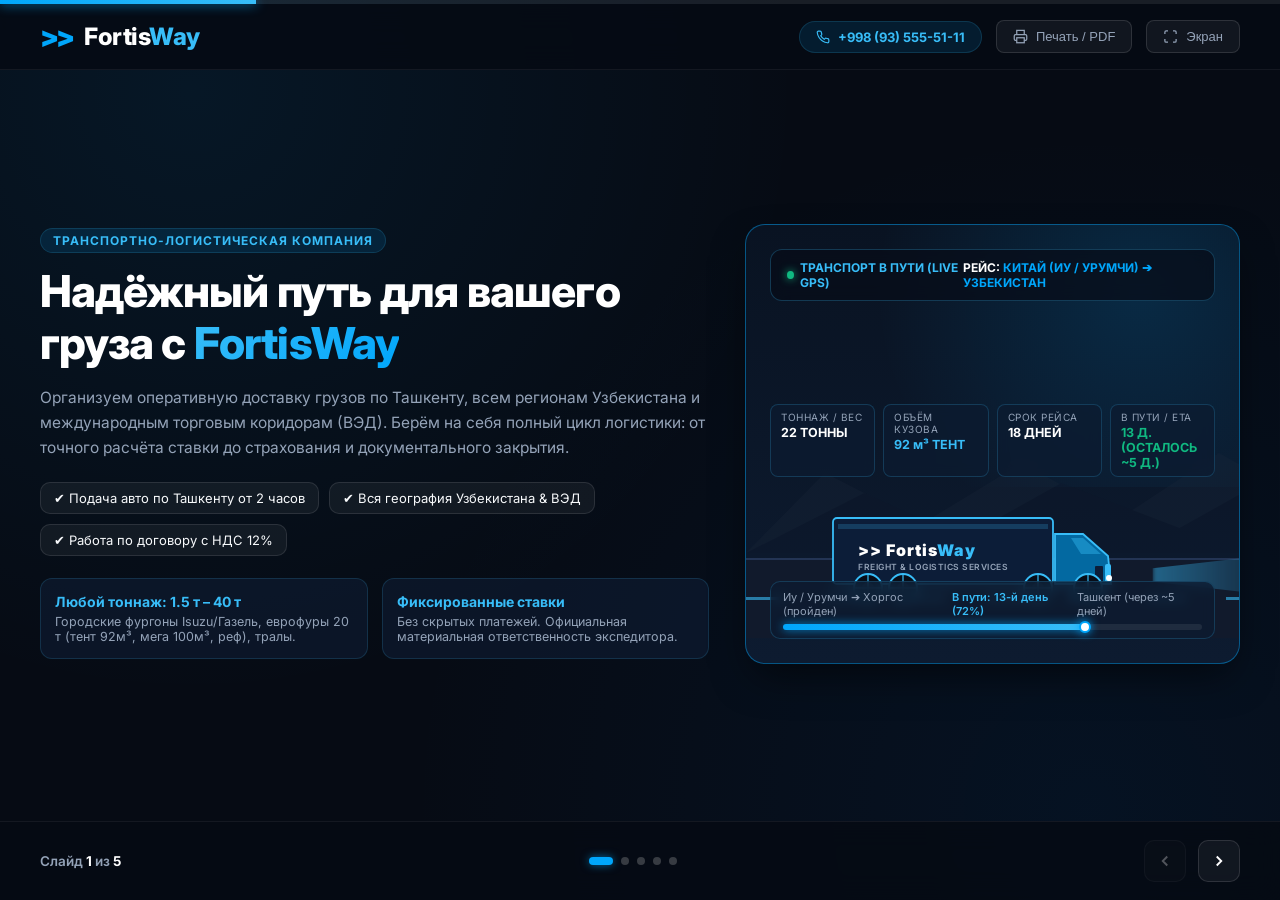
<file: documents/Презентации/FortisWay_Презентация_Анимация.html>
﻿<!DOCTYPE html>
<html lang="ru">
<head>
  <meta charset="UTF-8">
  <meta name="viewport" content="width=device-width, initial-scale=1.0">
  <title>FortisWay — Логистическая компания | Интерактивная анимированная презентация</title>
  <link rel="preconnect" href="https://fonts.googleapis.com">
  <link rel="preconnect" href="https://fonts.gstatic.com" crossorigin>
  <link href="https://fonts.googleapis.com/css2?family=Inter:wght@300;400;500;600;700;800;900&display=swap" rel="stylesheet">
  <style>
    :root {
      --bg-main: #060b14;
      --bg-card: rgba(13, 23, 42, 0.75);
      --bg-card-hover: rgba(20, 36, 65, 0.92);
      --border-card: rgba(56, 189, 248, 0.16);
      --border-glow: rgba(0, 166, 251, 0.45);
      --cyan-bright: #00a6fb;
      --cyan-light: #38bdf8;
      --cyan-glow: rgba(0, 166, 251, 0.35);
      --blue-deep: #0052a3;
      --emerald: #10b981;
      --amber: #f59e0b;
      --text-main: #f8fafc;
      --text-muted: #94a3b8;
      --text-dim: #64748b;
      --font-family: 'Inter', -apple-system, BlinkMacSystemFont, 'Segoe UI', Roboto, sans-serif;
    }

    * {
      box-sizing: border-box;
      margin: 0;
      padding: 0;
    }

    body {
      background-color: var(--bg-main);
      color: var(--text-main);
      font-family: var(--font-family);
      min-height: 100vh;
      display: flex;
      flex-direction: column;
      overflow-x: hidden;
      background-image: 
        radial-gradient(circle at 15% 10%, rgba(0, 166, 251, 0.08) 0%, transparent 45%),
        radial-gradient(circle at 85% 90%, rgba(0, 82, 163, 0.1) 0%, transparent 50%);
    }

    /* Top Progress Bar */
    .progress-bar-container {
      position: fixed;
      top: 0;
      left: 0;
      width: 100%;
      height: 4px;
      background: rgba(255, 255, 255, 0.08);
      z-index: 100;
    }

    .progress-bar {
      height: 100%;
      width: 14.28%;
      background: linear-gradient(90deg, var(--cyan-bright), var(--cyan-light));
      box-shadow: 0 0 12px rgba(0, 166, 251, 0.9);
      transition: width 0.4s cubic-bezier(0.16, 1, 0.3, 1);
    }

    /* Header */
    header.deck-header {
      display: flex;
      align-items: center;
      justify-content: space-between;
      padding: 16px 40px;
      border-bottom: 1px solid rgba(255, 255, 255, 0.06);
      background: rgba(6, 11, 20, 0.88);
      backdrop-filter: blur(14px);
      position: sticky;
      top: 4px;
      z-index: 90;
    }

    .logo-container {
      display: flex;
      align-items: center;
      gap: 12px;
      text-decoration: none;
    }

    .logo-chevrons {
      display: flex;
      align-items: center;
      font-size: 28px;
      font-weight: 900;
      color: var(--cyan-bright);
      letter-spacing: -3px;
      line-height: 1;
      animation: pulseArrows 2s ease-in-out infinite;
    }

    @keyframes pulseArrows {
      0%, 100% { transform: translateX(0); opacity: 1; }
      50% { transform: translateX(4px); opacity: 0.85; }
    }

    .logo-text {
      font-size: 24px;
      font-weight: 800;
      letter-spacing: -0.5px;
      color: #ffffff;
    }

    .logo-text span {
      color: var(--cyan-light);
    }

    .header-actions {
      display: flex;
      align-items: center;
      gap: 14px;
    }

    .phone-badge {
      display: flex;
      align-items: center;
      gap: 8px;
      background: rgba(0, 166, 251, 0.12);
      border: 1px solid var(--border-card);
      color: var(--cyan-light);
      padding: 7px 16px;
      border-radius: 20px;
      font-size: 13px;
      font-weight: 700;
      text-decoration: none;
      transition: all 0.25s ease;
    }

    .phone-badge:hover {
      background: rgba(0, 166, 251, 0.25);
      border-color: var(--cyan-bright);
      transform: translateY(-1px);
    }

    .btn-header {
      background: rgba(255, 255, 255, 0.05);
      border: 1px solid rgba(255, 255, 255, 0.12);
      color: var(--text-muted);
      padding: 8px 16px;
      border-radius: 8px;
      font-size: 13px;
      font-weight: 500;
      cursor: pointer;
      display: flex;
      align-items: center;
      gap: 8px;
      transition: all 0.2s ease;
    }

    .btn-header:hover {
      background: rgba(0, 166, 251, 0.15);
      border-color: var(--cyan-bright);
      color: #fff;
    }

    /* Deck Viewport */
    .deck-viewport {
      flex: 1;
      display: flex;
      align-items: center;
      justify-content: center;
      padding: 14px 40px; max-width: 1360px;
      width: 100%;
      margin: 0 auto;
      min-height: calc(100vh - 150px);
      position: relative;
    }

    /* Slide Transitions */
        .slide {
      display: none;
      width: 100%;
      opacity: 0;
      scroll-margin-top: 95px;
    }

    .slide.active {
      display: block;
      opacity: 1;
      animation: slideInForward 0.45s cubic-bezier(0.16, 1, 0.3, 1) forwards;
    }

    .slide.active.backward {
      animation: slideInBackward 0.45s cubic-bezier(0.16, 1, 0.3, 1) forwards;
    }

    @keyframes slideInForward {
      from {
        opacity: 0;
        transform: translateX(35px) scale(0.985);
      }
      to {
        opacity: 1;
        transform: translateX(0) scale(1);
      }
    }

    @keyframes slideInBackward {
      from {
        opacity: 0;
        transform: translateX(-35px) scale(0.985);
      }
      to {
        opacity: 1;
        transform: translateX(0) scale(1);
      }
    }

    .slide-tag {
      display: inline-flex;
      align-items: center;
      gap: 6px;
      background: rgba(0, 166, 251, 0.12);
      border: 1px solid var(--border-card);
      color: var(--cyan-light);
      font-size: 12px;
      font-weight: 700;
      text-transform: uppercase;
      letter-spacing: 1px;
      padding: 4px 12px;
      border-radius: 20px;
      margin-bottom: 12px;
    }

    .slide-title {
      font-size: 38px;
      font-weight: 800;
      letter-spacing: -0.8px;
      line-height: 1.2;
      margin-bottom: 12px;
      color: #ffffff;
    }

    .slide-title span {
      color: var(--cyan-bright);
      background: linear-gradient(135deg, #38bdf8 0%, #00a6fb 100%);
      -webkit-background-clip: text;
      -webkit-text-fill-color: transparent;
    }

    .slide-subtitle {
      font-size: 15.5px;
      color: var(--text-muted);
      line-height: 1.6;
      max-width: 860px;
      margin-bottom: 22px;
    }

    /* Grids & Cards */
    .grid-3 {
      display: grid;
      grid-template-columns: repeat(3, 1fr);
      gap: 18px;
    }

    .grid-2 {
      display: grid;
      grid-template-columns: repeat(2, 1fr);
      gap: 22px;
    }

    .grid-4 {
      display: grid;
      grid-template-columns: repeat(4, 1fr);
      gap: 16px;
    }

    .card {
      background: var(--bg-card);
      border: 1px solid var(--border-card);
      border-radius: 14px;
      padding: 22px;
      transition: all 0.3s cubic-bezier(0.16, 1, 0.3, 1);
      position: relative;
      overflow: hidden;
    }

    .card:hover {
      background: var(--bg-card-hover);
      border-color: var(--border-glow);
      transform: translateY(-4px);
      box-shadow: 0 12px 30px -8px var(--cyan-glow);
    }

    .card-icon {
      width: 44px;
      height: 44px;
      border-radius: 12px;
      background: rgba(0, 166, 251, 0.12);
      border: 1px solid rgba(0, 166, 251, 0.3);
      display: flex;
      align-items: center;
      justify-content: center;
      margin-bottom: 14px;
      color: var(--cyan-light);
      position: relative;
    }

    .card:hover .card-icon {
      border-color: var(--cyan-bright);
    }

    .card-icon svg {
      width: 22px;
      height: 22px;
    }

    .card-title {
      font-size: 17px;
      font-weight: 700;
      color: #fff;
      margin-bottom: 8px;
      line-height: 1.3;
    }

    .card-desc {
      font-size: 13.5px;
      color: var(--text-muted);
      line-height: 1.55;
    }

    /* ========================================================
       INFINITE LOOPING MICRO-ANIMATIONS FOR ALL ICONS
       ======================================================== */
        /* 1. Truck Icon Animation */
    .icon-anim-truck svg {
      animation: loopTruck 2.2s ease-in-out infinite;
    }
    @keyframes loopTruck {
      0%, 100% { transform: translateX(0) translateY(0); }
      25% { transform: translateX(1.5px) translateY(-1px); }
      75% { transform: translateX(-1px) translateY(1px); }
    }

    /* 2. Map Pin Icon Animation */
    .icon-anim-pin svg {
      animation: loopPin 2s ease-in-out infinite;
    }
    @keyframes loopPin {
      0%, 100% { transform: translateY(0) scale(1); }
      50% { transform: translateY(-3px) scale(1.08); }
    }

    /* 3. Globe Icon Animation (Horizontal 3D Spherical Spin around Y-axis) */
    .icon-anim-globe {
      perspective: 600px;
      transform-style: preserve-3d;
      display: inline-flex;
    }
    .icon-anim-globe svg {
      animation: loopGlobe3D 4s linear infinite;
      transform-style: preserve-3d;
      transform-origin: 50% 50%;
    }
    @keyframes loopGlobe3D {
      0% { transform: rotateY(0deg); }
      100% { transform: rotateY(360deg); }
    }

    /* 4. Box / Package Icon Animation */
    .icon-anim-box svg {
      animation: loopBox 2.4s ease-in-out infinite;
    }
    @keyframes loopBox {
      0%, 100% { transform: translateY(0) scale(1); }
      50% { transform: translateY(-2.5px) scale(1.05); }
    }

    /* 5. Shield / Safety Icon Animation */
    .icon-anim-shield svg {
      animation: loopShield 2.6s ease-in-out infinite;
    }
    @keyframes loopShield {
      0%, 100% { transform: scale(1); filter: drop-shadow(0 0 2px rgba(56, 189, 248, 0.2)); }
      50% { transform: scale(1.08); filter: drop-shadow(0 0 8px rgba(0, 166, 251, 0.7)); }
    }

    /* 6. Document / Contract Icon Animation */
    .icon-anim-doc svg {
      animation: loopDoc 2.8s ease-in-out infinite;
    }
    @keyframes loopDoc {
      0%, 100% { transform: translateY(0); }
      50% { transform: translateY(-2px) rotate(2deg); }
    }

    /* 7. Clock / Speed Icon Animation */
    .icon-anim-clock svg {
      animation: loopClock 3s ease-in-out infinite;
    }
    @keyframes loopClock {
      0%, 100% { transform: rotate(0deg) scale(1); }
      50% { transform: rotate(15deg) scale(1.06); }
    }

    /* 8. Phone / Call Icon Animation */
    .icon-anim-phone svg {
      animation: loopPhone 3s ease-in-out infinite;
      transform-origin: center;
    }
    @keyframes loopPhone {
      0%, 70%, 100% { transform: rotate(0deg); }
      75% { transform: rotate(-12deg) scale(1.1); }
      80% { transform: rotate(12deg) scale(1.1); }
      85% { transform: rotate(-8deg); }
      90% { transform: rotate(6deg); }
    }

    /* 9. Mail Icon Animation */
    .icon-anim-mail svg {
      animation: loopMail 2.5s ease-in-out infinite;
    }
    @keyframes loopMail {
      0%, 100% { transform: translateY(0); }
      50% { transform: translateY(-2.5px) rotate(3deg); }
    }

    /* 10. Eye / Monitoring Icon Animation */
    .icon-anim-eye svg {
      animation: loopEye 3.2s ease-in-out infinite;
    }
    @keyframes loopEye {
      0%, 100% { transform: scale(1); }
      40% { transform: scale(1.1); }
      45% { transform: scale(0.9, 0.1); }
      50% { transform: scale(1); }
    }

    /* 11. Custom Special Transport Icon */
    .icon-anim-special svg {
      animation: loopSpecial 2.8s ease-in-out infinite;
    }
    @keyframes loopSpecial {
      0%, 100% { transform: scale(1); }
      50% { transform: scale(1.08); }
    }

    /* ========================================================
       NEW USER REQUESTED MICRO-ANIMATIONS (SLIDE 5 BENEFIT CARDS)
       ======================================================== */
    /* 1. Waving Person (Персональный логист 24/7) */
    .icon-anim-waving-person {
      display: inline-flex;
    }
    .icon-anim-waving-person .waving-arm-right {
      transform-origin: 16px 14px;
      animation: waveArmAction 1.4s ease-in-out infinite;
    }
    .icon-anim-waving-person .person-head {
      transform-origin: 12px 10px;
      animation: personNodAction 2.8s ease-in-out infinite;
    }
    @keyframes waveArmAction {
      0%, 100% { transform: rotate(0deg); }
      25% { transform: rotate(-38deg); }
      50% { transform: rotate(-10deg); }
      75% { transform: rotate(-38deg); }
    }
    @keyframes personNodAction {
      0%, 100% { transform: translateY(0); }
      50% { transform: translateY(-1.5px); }
    }

    /* 3. Spinning Clock Hands (Фиксированная ставка) */
    .icon-anim-spinning-clock {
      display: inline-flex;
    }
    .icon-anim-spinning-clock .clock-minute-hand {
      transform-origin: 12px 12px;
      animation: spinMinuteHand 2.4s linear infinite;
    }
    .icon-anim-spinning-clock .clock-hour-hand {
      transform-origin: 12px 12px;
      animation: spinHourHand 14.4s linear infinite;
    }
    @keyframes spinMinuteHand {
      from { transform: rotate(0deg); }
      to { transform: rotate(360deg); }
    }
    @keyframes spinHourHand {
      from { transform: rotate(0deg); }
      to { transform: rotate(360deg); }
    }

    /* 4. File Pulled from Folder & Put Back (День в день) */
    .icon-anim-folder-file {
      display: inline-flex;
    }
    .icon-anim-folder-file .folder-sheet-pull {
      animation: pullFileInOut 3.2s cubic-bezier(0.4, 0, 0.2, 1) infinite;
    }
    @keyframes pullFileInOut {
      0%, 100% { transform: translateY(0); opacity: 0.85; }
      35%, 65% { transform: translateY(-7px); opacity: 1; filter: drop-shadow(0 0 5px rgba(56, 189, 248, 0.7)); }
    }

    /* 5. Snake Zigzag Growing Trend Arrow (Материальная ответственность) */
    .icon-anim-snake-trend {
      display: inline-flex;
    }
    .icon-anim-snake-trend .snake-path {
      stroke-dasharray: 45;
      stroke-dashoffset: 45;
      animation: snakeGrowAction 2.8s cubic-bezier(0.4, 0, 0.2, 1) infinite;
    }
    .icon-anim-snake-trend .snake-arrowhead {
      animation: snakeArrowAction 2.8s cubic-bezier(0.4, 0, 0.2, 1) infinite;
      transform-origin: 20px 6px;
    }
    @keyframes snakeGrowAction {
      0% { stroke-dashoffset: 45; opacity: 0.2; }
      40%, 75% { stroke-dashoffset: 0; opacity: 1; }
      90%, 100% { stroke-dashoffset: 0; opacity: 0.2; }
    }
    @keyframes snakeArrowAction {
      0%, 35% { opacity: 0; transform: scale(0.5); }
      45%, 75% { opacity: 1; transform: scale(1); filter: drop-shadow(0 0 4px #00a6fb); }
      90%, 100% { opacity: 0.2; }
    }

    /* 6. Shining Gleaming Shield (Пунктуальность доставки) */
    .icon-anim-shining-shield {
      position: relative;
      overflow: hidden;
      display: inline-flex;
      border-radius: 12px;
    }
    .icon-anim-shining-shield::after {
      content: '';
      position: absolute;
      top: -60%;
      left: -70%;
      width: 240%;
      height: 220%;
      background: linear-gradient(
        65deg,
        transparent 32%,
        rgba(255, 255, 255, 0.9) 50%,
        transparent 68%
      );
      transform: rotate(25deg);
      animation: shieldGlintSweep 2.5s ease-in-out infinite;
      pointer-events: none;
    }
    @keyframes shieldGlintSweep {
      0% { transform: translateX(-100%) rotate(25deg); opacity: 0; }
      15% { opacity: 1; }
      45% { transform: translateX(100%) rotate(25deg); opacity: 1; }
      50%, 100% { transform: translateX(100%) rotate(25deg); opacity: 0; }
    }
    .icon-anim-shining-shield svg {
      animation: shieldShinePulse 2.5s ease-in-out infinite;
    }
    @keyframes shieldShinePulse {
      0%, 100% { filter: drop-shadow(0 0 2px rgba(56, 189, 248, 0.2)); }
      35% { filter: drop-shadow(0 0 8px rgba(0, 166, 251, 0.85)); }
    }

    /* ========================================================
       SLIDE 1: ANIMATED DRIVING TRUCK
       ======================================================== */
    .truck-animation-container {
      background: linear-gradient(180deg, #091322 0%, #0d1b30 100%);
      border: 1px solid var(--border-glow);
      border-radius: 20px;
      padding: 24px;
      height: 440px;
      position: relative;
      overflow: hidden;
      display: flex;
      flex-direction: column;
      justify-content: space-between;
      box-shadow: 0 18px 40px -10px rgba(0, 0, 0, 0.6);
    }

    .anim-sky {
      position: absolute;
      top: 0;
      left: 0;
      width: 100%;
      height: 60%;
      background: radial-gradient(circle at 80% 25%, rgba(0, 166, 251, 0.15) 0%, transparent 60%);
      pointer-events: none;
    }

    .anim-mountains {
      position: absolute;
      bottom: 110px;
      left: 0;
      width: 200%;
      height: 120px;
      opacity: 0.25;
      animation: parallaxMountains 14s linear infinite;
    }

    @keyframes parallaxMountains {
      0% { transform: translateX(0); }
      100% { transform: translateX(-50%); }
    }

    .anim-road {
      position: absolute;
      bottom: 25px;
      left: 0;
      width: 100%;
      height: 80px;
      background: #111a2c;
      border-top: 2px solid #233454;
      display: flex;
      align-items: center;
    }

    .road-lines {
      width: 200%;
      height: 3px;
      background: repeating-linear-gradient(90deg, #38bdf8 0, #38bdf8 40px, transparent 40px, transparent 80px);
      opacity: 0.6;
      animation: roadMove 0.8s linear infinite;
    }

    @keyframes roadMove {
      0% { transform: translateX(0); }
      100% { transform: translateX(-80px); }
    }

    .anim-truck-box {
      position: absolute;
      bottom: 45px;
      left: 50%;
      transform: translateX(-50%);
      z-index: 10;
      animation: truckFloat 1.2s ease-in-out infinite alternate;
    }

    @keyframes truckFloat {
      0% { transform: translate(-50%, 0); }
      100% { transform: translate(-50%, -2.5px); }
    }

    .truck-wheel {
      animation: wheelSpin 0.45s linear infinite;
      transform-origin: center;
    }

    @keyframes wheelSpin {
      100% { transform: rotate(360deg); }
    }

    .headlight-beam {
      position: absolute;
      right: -130px;
      bottom: 20px;
      width: 140px;
      height: 45px;
      background: linear-gradient(90deg, rgba(56, 189, 248, 0.45) 0%, transparent 100%);
      clip-path: polygon(0 35%, 100% 0, 100% 100%, 0 65%);
      pointer-events: none;
      filter: blur(2px);
    }

    .wind-lines {
      position: absolute;
      top: 50px;
      left: 0;
      width: 100%;
      height: 140px;
      pointer-events: none;
    }

    .wind-line {
      position: absolute;
      height: 1.5px;
      background: linear-gradient(90deg, transparent, rgba(56, 189, 248, 0.6), transparent);
      animation: windRush 1.4s ease-in-out infinite;
    }

    .wind-1 { top: 30px; width: 140px; right: -140px; animation-delay: 0.1s; }
    .wind-2 { top: 75px; width: 100px; right: -100px; animation-delay: 0.6s; }
    .wind-3 { top: 110px; width: 160px; right: -160px; animation-delay: 0.3s; }

    @keyframes windRush {
      0% { transform: translateX(0); opacity: 0; }
      40% { opacity: 0.8; }
      100% { transform: translateX(-400px); opacity: 0; }
    }

    .truck-status-hud {
      position: relative;
      z-index: 20;
      display: flex;
      justify-content: space-between;
      align-items: center;
      background: rgba(7, 13, 24, 0.75);
      border: 1px solid rgba(56, 189, 248, 0.25);
      border-radius: 12px;
      padding: 10px 16px;
      backdrop-filter: blur(8px);
    }

    .hud-tag {
      font-size: 12px;
      font-weight: 700;
      color: var(--cyan-light);
      display: flex;
      align-items: center;
      gap: 6px;
    }

    .hud-tag-dot {
      width: 8px;
      height: 8px;
      border-radius: 50%;
      background: #10b981;
      box-shadow: 0 0 8px #10b981;
      animation: pulseGreen 1.5s infinite;
    }

    @keyframes pulseGreen {
      0%, 100% { opacity: 1; transform: scale(1); }
      50% { opacity: 0.5; transform: scale(0.85); }
    }

    .truck-telemetry-grid {
      display: grid;
      grid-template-columns: repeat(4, 1fr);
      gap: 8px;
      margin-top: 10px;
      position: relative;
      z-index: 20;
    }

    .telemetry-badge {
      background: rgba(13, 27, 49, 0.75);
      border: 1px solid rgba(56, 189, 248, 0.2);
      border-radius: 8px;
      padding: 6px 10px;
      display: flex;
      flex-direction: column;
      gap: 2px;
      backdrop-filter: blur(6px);
    }

    .telemetry-label {
      font-size: 10px;
      color: var(--text-muted);
      text-transform: uppercase;
      letter-spacing: 0.5px;
    }

    .telemetry-value {
      font-size: 12.5px;
      font-weight: 700;
      color: #fff;
    }

    .telemetry-value.cyan { color: var(--cyan-light); }
    .telemetry-value.green { color: var(--emerald); }

    .route-progress-box {
      margin-top: 10px;
      background: rgba(13, 27, 49, 0.75);
      border: 1px solid rgba(56, 189, 248, 0.2);
      border-radius: 10px;
      padding: 8px 12px;
      position: relative;
      z-index: 20;
      backdrop-filter: blur(6px);
    }

    .route-progress-text {
      display: flex;
      justify-content: space-between;
      font-size: 11px;
      color: var(--text-muted);
      margin-bottom: 6px;
    }

    .route-progress-text span.hi {
      color: var(--cyan-light);
      font-weight: 600;
    }

    .route-progress-track {
      position: relative;
      height: 6px;
      background: rgba(255, 255, 255, 0.08);
      border-radius: 3px;
      overflow: visible;
    }

    .route-progress-fill {
      height: 100%;
      width: 72%;
      background: linear-gradient(90deg, var(--cyan-bright), var(--cyan-light));
      border-radius: 3px;
      box-shadow: 0 0 10px rgba(0, 166, 251, 0.8);
    }

    .route-progress-marker {
      position: absolute;
      left: 72%;
      top: 50%;
      transform: translate(-50%, -50%);
      width: 12px;
      height: 12px;
      border-radius: 50%;
      background: #fff;
      border: 2px solid var(--cyan-bright);
      box-shadow: 0 0 10px var(--cyan-bright);
    }

        /* ========================================================
       SLIDE 2: EXPANDED DIGITAL WALL MAP WITH MOVING NODES & TRACK
       ======================================================== */
    .wall-map-container {
      background: #060c18;
      border: 1px solid var(--border-glow);
      border-radius: 20px;
      height: 385px; margin-bottom: 14px;
      position: relative;
      overflow: hidden;
      display: flex;
      align-items: center;
      justify-content: center;
      box-shadow: 0 16px 45px -10px rgba(0, 0, 0, 0.75), inset 0 0 35px rgba(0, 166, 251, 0.05);
    }

    /* Fixed Flat Wall Grid Overlay (Rectangular Coordinates) */
    .wall-grid-svg {
      position: absolute;
      top: 0;
      left: 0;
      width: 100%;
      height: 100%;
      pointer-events: none;
      z-index: 1;
      opacity: 0.16;
    }

    /* Fixed Center Mission Control Reticle / Scanner */
    .mission-control-reticle {
      position: absolute;
      top: 50%;
      left: 50%;
      transform: translate(-50%, -50%);
      width: 160px;
      height: 160px;
      border: 1px dashed rgba(0, 166, 251, 0.35);
      border-radius: 50%;
      pointer-events: none;
      z-index: 10;
      animation: pulseReticle 3.5s ease-in-out infinite;
    }

    .reticle-crosshair-x {
      position: absolute;
      top: 50%;
      left: calc(50% - 90px);
      width: 180px;
      height: 1px;
      background: linear-gradient(90deg, transparent, rgba(0, 166, 251, 0.45), transparent);
    }

    .reticle-crosshair-y {
      position: absolute;
      left: 50%;
      top: calc(50% - 90px);
      width: 1px;
      height: 180px;
      background: linear-gradient(180deg, transparent, rgba(0, 166, 251, 0.45), transparent);
    }

    .reticle-center-badge {
      position: absolute;
      bottom: -24px;
      left: 50%;
      transform: translateX(-50%);
      font-size: 9px;
      font-weight: 800;
      color: rgba(56, 189, 248, 0.7);
      letter-spacing: 0.8px;
      white-space: nowrap;
      background: rgba(6, 12, 24, 0.9);
      padding: 2px 8px;
      border-radius: 6px;
      border: 1px solid rgba(0, 166, 251, 0.2);
    }

    @keyframes pulseReticle {
      0%, 100% { transform: translate(-50%, -50%) scale(0.96); opacity: 0.45; }
      50% { transform: translate(-50%, -50%) scale(1.04); opacity: 0.9; }
    }

    /* MOVING PANORAMIC TRACK: Continents + Trade Routes + Country Points (All Move Together!) */
    .wall-map-panoramic-track {
      position: absolute;
      top: 0;
      left: 0;
      width: 2800px;
      height: 100%;
      display: flex;
      animation: scrollWallTrack 36s linear infinite;
      z-index: 5;
    }

    .wall-map-container:hover .wall-map-panoramic-track {
      animation-play-state: paused;
    }

    @keyframes scrollWallTrack {
      0% { transform: translateX(0); }
      100% { transform: translateX(-1400px); }
    }

    .wall-tile-svg {
      width: 1400px;
      height: 440px;
      flex-shrink: 0;
    }

    /* Radar Pulse Rings inside SVG */
    .svg-radar-pulse-1 {
      animation: radarSvgRing 4s linear infinite;
      transform-origin: 720px 220px;
    }
    .svg-radar-pulse-2 {
      animation: radarSvgRing 4s linear infinite 1.33s;
      transform-origin: 720px 220px;
    }
    .svg-radar-pulse-3 {
      animation: radarSvgRing 4s linear infinite 2.66s;
      transform-origin: 720px 220px;
    }

    @keyframes radarSvgRing {
      0% { transform: scale(0.25); opacity: 0.85; }
      100% { transform: scale(1.5); opacity: 0; }
    }

    .route-dash-animated {
      stroke-dasharray: 6 6;
      animation: routeDashFlow 1.2s linear infinite;
    }

    @keyframes routeDashFlow {
      from { stroke-dashoffset: 24; }
      to { stroke-dashoffset: 0; }
    }

    .route-dash-reverse {
      stroke-dasharray: 6 6;
      animation: routeDashFlowRev 1.4s linear infinite;
    }

    @keyframes routeDashFlowRev {
      from { stroke-dashoffset: 0; }
      to { stroke-dashoffset: 24; }
    }

    /* HUD Bars */
    .wall-hud-bar {
      position: absolute;
      top: 14px;
      left: 20px;
      right: 20px;
      display: flex;
      justify-content: space-between;
      align-items: center;
      z-index: 20;
      pointer-events: none;
    }

    .wall-hud-badge {
      background: rgba(10, 19, 36, 0.88);
      border: 1px solid rgba(56, 189, 248, 0.3);
      border-radius: 20px;
      padding: 6px 14px;
      font-size: 11.5px;
      font-weight: 700;
      color: var(--cyan-light);
      display: flex;
      align-items: center;
      gap: 8px;
      backdrop-filter: blur(8px);
    }

    .wall-legend-bar {
      position: absolute;
      bottom: 12px;
      left: 20px;
      right: 20px;
      display: flex;
      justify-content: space-between;
      align-items: center;
      z-index: 20;
      pointer-events: none;
    }

    .wall-stat-item {
      font-size: 11.5px;
      font-weight: 600;
      color: var(--text-muted);
      background: rgba(7, 13, 24, 0.88);
      border: 1px solid rgba(255, 255, 255, 0.08);
      padding: 5px 12px;
      border-radius: 12px;
      backdrop-filter: blur(8px);
    }

    .wall-stat-item strong {
      color: var(--cyan-bright);
    }

    /* ========================================================
       SLIDE 4: FIXED & UPGRADED WAREHOUSE CARGO LOADING ANIMATION
       ======================================================== */
    .warehouse-anim-box {
      background: #091322;
      border: 1px solid var(--border-glow);
      border-radius: 18px;
      padding: 24px;
      height: 100%;
      min-height: 440px;
      position: relative;
      display: flex;
      flex-direction: column;
      justify-content: space-between;
      overflow: hidden;
      box-shadow: 0 16px 36px -10px rgba(0, 0, 0, 0.5);
    }

    .conveyor-belt {
      position: relative;
      height: 140px;
      margin: 16px 0;
      display: flex;
      align-items: center;
      overflow: hidden;
      border-radius: 12px;
      background: linear-gradient(180deg, #0d172a 0%, #080f1e 100%);
      border: 1px solid rgba(56, 189, 248, 0.2);
    }

    .conveyor-track {
      position: absolute;
      bottom: 24px;
      left: 0;
      width: 100%;
      height: 12px;
      background: repeating-linear-gradient(90deg, #1e293b 0, #1e293b 20px, #334155 20px, #334155 40px);
      border-radius: 4px;
      border-top: 1px solid #475569;
      animation: trackMove 1s linear infinite;
    }

    @keyframes trackMove {
      from { background-position: 0 0; }
      to { background-position: -40px 0; }
    }

    /* Laser Scanner Beam */
    .scanner-gate {
      position: absolute;
      left: 50%;
      top: 0;
      bottom: 24px;
      width: 2px;
      background: #00a6fb;
      box-shadow: 0 0 12px #00a6fb, 0 0 24px #38bdf8;
      z-index: 8;
      transform: translateX(-50%);
    }

    .scanner-beam-cone {
      position: absolute;
      left: 50%;
      top: 0;
      bottom: 24px;
      width: 44px;
      transform: translateX(-50%);
      background: linear-gradient(180deg, rgba(0, 166, 251, 0.35) 0%, rgba(56, 189, 248, 0.05) 100%);
      clip-path: polygon(45% 0, 55% 0, 100% 100%, 0 100%);
      pointer-events: none;
      animation: laserPulse 1.8s ease-in-out infinite alternate;
    }

    @keyframes laserPulse {
      0% { opacity: 0.4; transform: translateX(-50%) scaleX(0.85); }
      100% { opacity: 0.95; transform: translateX(-50%) scaleX(1.15); }
    }

    /* Fixed Box Conveyor with Negative Delays (Zero Bunching Up) */
    .cargo-box-moving {
      position: absolute;
      bottom: 36px;
      height: 62px;
      border-radius: 8px;
      display: flex;
      flex-direction: column;
      align-items: center;
      justify-content: center;
      color: #fff;
      font-size: 10.5px;
      font-weight: 800;
      box-shadow: 0 8px 18px rgba(0, 0, 0, 0.5);
      z-index: 6;
      animation: boxConveyorFixed 10s linear infinite;
      animation-fill-mode: both;
      will-change: transform, left, opacity;
    }

    /* 4 Distinct Cargo Types Spaced Exactly 2.5s Apart */
    .c-box-1 {
      width: 66px;
      background: linear-gradient(135deg, #0284c7, #0369a1);
      border: 1.5px solid #38bdf8;
      animation-delay: 0s;
    }

    .c-box-2 {
      width: 78px;
      background: linear-gradient(135deg, #047857, #065f46);
      border: 1.5px solid #34d399;
      animation-delay: -2.5s;
    }

    .c-box-3 {
      width: 70px;
      background: linear-gradient(135deg, #b45309, #92400e);
      border: 1.5px solid #fbbf24;
      animation-delay: -5.0s;
    }

    .c-box-4 {
      width: 82px;
      background: linear-gradient(135deg, #4338ca, #3730a3);
      border: 1.5px solid #818cf8;
      animation-delay: -7.5s;
    }

    @keyframes boxConveyorFixed {
      0% {
        left: -100px;
        opacity: 0;
        transform: scale(0.9);
      }
      8% {
        opacity: 1;
        transform: scale(1);
      }
      45% {
        filter: drop-shadow(0 0 10px rgba(0, 166, 251, 0.9));
      }
      50% {
        filter: drop-shadow(0 0 12px rgba(56, 189, 248, 1));
      }
      55% {
        filter: none;
      }
      92% {
        opacity: 1;
        transform: scale(1);
      }
      100% {
        left: 100%;
        opacity: 0;
        transform: scale(0.9);
      }
    }

    .box-subtag {
      font-size: 8px;
      font-weight: 600;
      opacity: 0.85;
      text-transform: uppercase;
      letter-spacing: 0.5px;
      margin-top: 2px;
    }

    /* Live Scanner HUD in Box */
    .scanner-hud-panel {
      background: rgba(16, 29, 53, 0.85);
      border: 1px solid var(--border-card);
      border-radius: 12px;
      padding: 12px 16px;
      display: flex;
      justify-content: space-between;
      align-items: center;
      margin-top: 10px;
    }

    /* Steps */
    .step-card {
      background: var(--bg-card);
      border: 1px solid var(--border-card);
      border-radius: 14px;
      padding: 24px 18px;
      transition: all 0.25s ease;
      position: relative;
    }

    .step-card:hover {
      background: var(--bg-card-hover);
      border-color: var(--border-glow);
      transform: translateY(-4px);
    }

    .step-num {
      width: 40px;
      height: 40px;
      border-radius: 12px;
      background: linear-gradient(135deg, var(--cyan-bright), var(--blue-deep));
      color: #ffffff;
      font-size: 18px;
      font-weight: 800;
      display: flex;
      align-items: center;
      justify-content: center;
      margin-bottom: 16px;
      box-shadow: 0 4px 12px rgba(0, 166, 251, 0.35);
      animation: loopStep 3s ease-in-out infinite;
    }

    @keyframes loopStep {
      0%, 100% { transform: scale(1); }
      50% { transform: scale(1.08); box-shadow: 0 6px 16px rgba(0, 166, 251, 0.6); }
    }

    /* Contacts */
    .contacts-grid {
      display: grid;
      grid-template-columns: 1fr 1fr;
      gap: 28px;
      align-items: stretch;
    }

    .contact-item {
      display: flex;
      align-items: center;
      gap: 16px;
      background: var(--bg-card);
      border: 1px solid var(--border-card);
      border-radius: 12px;
      padding: 14px 18px;
      margin-bottom: 12px;
      text-decoration: none;
      color: var(--text-main);
      transition: all 0.2s ease;
    }

    .contact-item:hover {
      background: var(--bg-card-hover);
      border-color: var(--cyan-bright);
      transform: translateX(4px);
    }

    .contact-icon {
      width: 44px;
      height: 44px;
      border-radius: 12px;
      background: rgba(0, 166, 251, 0.12);
      display: flex;
      align-items: center;
      justify-content: center;
      color: var(--cyan-light);
      flex-shrink: 0;
      border: 1px solid rgba(0, 166, 251, 0.25);
    }

    .contact-info .contact-label {
      font-size: 11.5px;
      text-transform: uppercase;
      letter-spacing: 0.5px;
      color: var(--text-muted);
      margin-bottom: 2px;
    }

    .contact-info .contact-val {
      font-size: 16.5px;
      font-weight: 700;
      color: #ffffff;
    }

    .cta-card {
      background: linear-gradient(145deg, rgba(0, 166, 251, 0.15), rgba(11, 20, 38, 0.88));
      border: 1px solid var(--border-glow);
      border-radius: 16px;
      padding: 32px;
      display: flex;
      flex-direction: column;
      justify-content: center;
      box-shadow: 0 15px 35px -10px rgba(0, 166, 251, 0.2);
    }

    .cta-title {
      font-size: 25px;
      font-weight: 800;
      margin-bottom: 12px;
      color: #ffffff;
    }

    .cta-desc {
      font-size: 14.5px;
      color: var(--text-muted);
      line-height: 1.6;
      margin-bottom: 22px;
    }

    .btn-cta {
      display: inline-flex;
      align-items: center;
      justify-content: center;
      gap: 10px;
      background: linear-gradient(135deg, var(--cyan-bright), var(--blue-deep));
      color: #ffffff;
      padding: 13px 24px;
      border-radius: 10px;
      font-size: 15px;
      font-weight: 700;
      text-decoration: none;
      box-shadow: 0 8px 20px rgba(0, 166, 251, 0.35);
      transition: all 0.2s ease;
      cursor: pointer;
      border: none;
    }

    .btn-cta:hover {
      box-shadow: 0 10px 25px rgba(0, 166, 251, 0.55);
      transform: translateY(-2px);
    }

    /* Footer Nav */
    footer.deck-footer {
      display: flex;
      align-items: center;
      justify-content: space-between;
      padding: 18px 40px;
      background: rgba(6, 11, 20, 0.88);
      border-top: 1px solid rgba(255, 255, 255, 0.06);
      backdrop-filter: blur(14px);
      position: sticky;
      bottom: 0;
      z-index: 90;
    }

    .slide-counter {
      font-size: 13.5px;
      font-weight: 600;
      color: var(--text-muted);
    }

    .slide-counter span {
      color: #ffffff;
      font-weight: 700;
    }

    .deck-nav {
      display: flex;
      align-items: center;
      gap: 12px;
    }

    .nav-btn {
      width: 42px;
      height: 42px;
      border-radius: 10px;
      background: rgba(255, 255, 255, 0.05);
      border: 1px solid rgba(255, 255, 255, 0.12);
      color: #ffffff;
      display: flex;
      align-items: center;
      justify-content: center;
      cursor: pointer;
      transition: all 0.2s ease;
    }

    .nav-btn:hover:not(:disabled) {
      background: rgba(0, 166, 251, 0.2);
      border-color: var(--cyan-bright);
      color: var(--cyan-light);
      transform: scale(1.05);
    }

    .nav-btn:disabled {
      opacity: 0.3;
      cursor: not-allowed;
    }

    .dots-container {
      display: flex;
      align-items: center;
      gap: 8px;
    }

    .dot {
      width: 8px;
      height: 8px;
      border-radius: 4px;
      background: rgba(255, 255, 255, 0.2);
      cursor: pointer;
      transition: all 0.3s ease;
    }

    .dot.active {
      width: 24px;
      background: var(--cyan-bright);
      box-shadow: 0 0 8px rgba(0, 166, 251, 0.6);
    }

    /* Print styles */
    @media print {
      body { background: #fff !important; color: #000 !important; }
      .progress-bar-container, header.deck-header, footer.deck-footer, .btn-header { display: none !important; }
      .deck-viewport { padding: 0 !important; max-width: 100% !important; margin: 0 !important; }
      .slide { display: block !important; page-break-after: always; break-after: page; padding: 25px !important; }
      .slide-title, .card-title, .cta-title { color: #0f172a !important; }
      .slide-title span { color: #0066cc !important; -webkit-text-fill-color: #0066cc !important; }
      .card, .step-card, .contact-item, .cta-card, .truck-animation-container, .wall-map-container, .warehouse-anim-box {
        background: #f8fafc !important;
        border: 1px solid #cbd5e1 !important;
        color: #0f172a !important;
      }
      .card-desc, .slide-subtitle, .contact-info .contact-label, .cta-desc { color: #475569 !important; }
      .contact-info .contact-val { color: #0f172a !important; }
      .card-icon, .contact-icon { background: #e0f2fe !important; color: #0284c7 !important; }
    }

    @media (max-width: 900px) {
      .hero-layout, .contacts-grid, .grid-3, .grid-4, .grid-2 { grid-template-columns: 1fr; }
      header.deck-header, footer.deck-footer, .deck-viewport { padding-left: 18px; padding-right: 18px; }
      .slide-title { font-size: 26px; }
    }
  </style>
</head>
<body>

  <!-- Top Progress Bar -->
  <div class="progress-bar-container">
    <div class="progress-bar" id="progressBar"></div>
  </div>

  <!-- Header -->
  <header class="deck-header">
    <div class="logo-container">
      <div class="logo-chevrons">&gt;&gt;</div>
      <div class="logo-text">Fortis<span>Way</span></div>
    </div>
    <div class="header-actions">
      <a href="tel:+998935555111" class="phone-badge">
        <svg width="14" height="14" viewBox="0 0 24 24" fill="none" stroke="currentColor" stroke-width="2"><path d="M22 16.92v3a2 2 0 0 1-2.18 2 19.79 19.79 0 0 1-8.63-3.07 19.5 19.5 0 0 1-6-6 19.79 19.79 0 0 1-3.07-8.67A2 2 0 0 1 4.11 2h3a2 2 0 0 1 2 1.72 12.84 12.84 0 0 0 .7 2.81 2 2 0 0 1-.45 2.11L8.09 9.91a16 16 0 0 0 6 6l1.27-1.27a2 2 0 0 1 2.11-.45 12.84 12.84 0 0 0 2.81.7A2 2 0 0 1 22 16.92z"></path></svg>
        +998 (93) 555-51-11
      </a>
      <button class="btn-header" onclick="window.print()">
        <svg width="15" height="15" viewBox="0 0 24 24" fill="none" stroke="currentColor" stroke-width="2"><path d="M6 9V2h12v7"></path><path d="M6 18H4a2 2 0 0 1-2-2v-5a2 2 0 0 1 2-2h16a2 2 0 0 1 2 2v5a2 2 0 0 1-2 2h-2"></path><rect x="6" y="14" width="12" height="8"></rect></svg>
        Печать / PDF
      </button>
      <button class="btn-header" id="fullscreenBtn" onclick="toggleFullscreen()">
        <svg width="15" height="15" viewBox="0 0 24 24" fill="none" stroke="currentColor" stroke-width="2"><path d="M8 3H5a2 2 0 0 0-2 2v3m18 0V5a2 2 0 0 0-2-2h-3m0 18h3a2 2 0 0 0 2-2v-3M3 16v3a2 2 0 0 0 2 2h3"></path></svg>
        Экран
      </button>
    </div>
  </header>

  <!-- Deck Viewport -->
  <main class="deck-viewport">

    <!-- SLIDE 1: Title with ANIMATED DRIVING TRUCK -->
    <section class="slide active" id="slide-1">
      <div class="hero-layout" style="display: grid; grid-template-columns: 1.15fr 0.85fr; gap: 36px; align-items: center;">
        <div>
          <div class="slide-tag">Транспортно-логистическая компания</div>
          <h1 class="slide-title" style="font-size: 44px; margin-bottom: 16px;">
            Надёжный путь для вашего груза с <span>FortisWay</span>
          </h1>
          <p class="slide-subtitle">
            Организуем оперативную доставку грузов по Ташкенту, всем регионам Узбекистана и международным торговым коридорам (ВЭД). Берём на себя полный цикл логистики: от точного расчёта ставки до страхования и документального закрытия.
          </p>
          <div class="hero-badges" style="display: flex; flex-wrap: wrap; gap: 10px; margin-bottom: 22px;">
            <div style="background: rgba(255, 255, 255, 0.05); border: 1px solid rgba(255, 255, 255, 0.1); padding: 7px 13px; border-radius: 10px; font-size: 13px;">
              ✔ Подача авто по Ташкенту от 2 часов
            </div>
            <div style="background: rgba(255, 255, 255, 0.05); border: 1px solid rgba(255, 255, 255, 0.1); padding: 7px 13px; border-radius: 10px; font-size: 13px;">
              ✔ Вся география Узбекистана & ВЭД
            </div>
            <div style="background: rgba(255, 255, 255, 0.05); border: 1px solid rgba(255, 255, 255, 0.1); padding: 7px 13px; border-radius: 10px; font-size: 13px;">
              ✔ Работа по договору с НДС 12%
            </div>
          </div>
          <div style="display: grid; grid-template-columns: 1fr 1fr; gap: 14px;">
            <div style="background: rgba(16, 29, 53, 0.6); border: 1px solid var(--border-card); border-radius: 12px; padding: 14px;">
              <div style="font-size: 14px; font-weight: 700; color: var(--cyan-light); margin-bottom: 4px;">Любой тоннаж: 1.5 т – 40 т</div>
              <div style="font-size: 12.5px; color: var(--text-muted);">Городские фургоны Isuzu/Газель, еврофуры 20 т (тент 92м³, мега 100м³, реф), тралы.</div>
            </div>
            <div style="background: rgba(16, 29, 53, 0.6); border: 1px solid var(--border-card); border-radius: 12px; padding: 14px;">
              <div style="font-size: 14px; font-weight: 700; color: var(--cyan-light); margin-bottom: 4px;">Фиксированные ставки</div>
              <div style="font-size: 12.5px; color: var(--text-muted);">Без скрытых платежей. Официальная материальная ответственность экспедитора.</div>
            </div>
          </div>
        </div>

        <!-- Minimalist CSS/SVG Animated Truck in Motion -->
        <div class="truck-animation-container">
          <div class="anim-sky"></div>
          
          <!-- Silhouette Mountains (Parallax) -->
          <svg class="anim-mountains" viewBox="0 0 1000 120" preserveAspectRatio="none">
            <polygon points="0,120 80,40 180,90 280,30 380,85 480,20 580,75 680,35 780,95 880,45 1000,120" fill="#1e293b"/>
            <polygon points="0,120 120,60 220,105 320,50 440,95 540,40 660,90 760,55 860,110 1000,120" fill="#0f172a"/>
          </svg>

          <!-- Speed Wind Lines -->
          <div class="wind-lines">
            <div class="wind-line wind-1"></div>
            <div class="wind-line wind-2"></div>
            <div class="wind-line wind-3"></div>
          </div>

          <!-- HUD Top Status -->
          <div class="truck-status-hud">
            <div class="hud-tag">
              <span class="hud-tag-dot"></span>
              ТРАНСПОРТ В ПУТИ (LIVE GPS)
            </div>
            <div style="font-size: 12px; font-weight: 700; color: #fff;">
              РЕЙС: <span style="color: var(--cyan-bright);">КИТАЙ (ИУ / УРУМЧИ) ➔ УЗБЕКИСТАН</span>
            </div>
          </div>

          <!-- Key Cargo & Trip Telemetry Grid -->
          <div class="truck-telemetry-grid">
            <div class="telemetry-badge">
              <span class="telemetry-label">Тоннаж / Вес</span>
              <span class="telemetry-value">22 ТОННЫ</span>
            </div>
            <div class="telemetry-badge">
              <span class="telemetry-label">Объём кузова</span>
              <span class="telemetry-value cyan">92 м³ ТЕНТ</span>
            </div>
            <div class="telemetry-badge">
              <span class="telemetry-label">Срок рейса</span>
              <span class="telemetry-value">18 ДНЕЙ</span>
            </div>
            <div class="telemetry-badge">
              <span class="telemetry-label">В пути / ETA</span>
              <span class="telemetry-value green">13 Д. (ОСТАЛОСЬ ~5 Д.)</span>
            </div>
          </div>

          <!-- Route Progress Bar -->
          <div class="route-progress-box">
            <div class="route-progress-text">
              <span>Иу / Урумчи ➔ Хоргос (пройден)</span>
              <span class="hi">В пути: 13-й день (72%)</span>
              <span>Ташкент (через ~5 дней)</span>
            </div>
            <div class="route-progress-track">
              <div class="route-progress-fill"></div>
              <div class="route-progress-marker"></div>
            </div>
          </div>

          <!-- THE MINIMALIST FLAT VECTOR TRUCK -->
          <div class="anim-truck-box">
            <svg width="340" height="110" viewBox="0 0 340 110" fill="none">
              <!-- Trailer Body -->
              <rect x="10" y="14" width="220" height="66" rx="4" fill="#0c1d38" stroke="#38bdf8" stroke-width="1.8"/>
              <!-- Trailer Stripes & Logo Motif -->
              <rect x="15" y="20" width="210" height="5" fill="rgba(56, 189, 248, 0.2)"/>
              <text x="35" y="52" fill="#ffffff" font-family="'Inter', sans-serif" font-weight="900" font-size="16" letter-spacing="1">
                &gt;&gt; Fortis<tspan fill="#38bdf8">Way</tspan>
              </text>
              <text x="35" y="66" fill="#94a3b8" font-family="'Inter', sans-serif" font-weight="600" font-size="8.5" letter-spacing="0.5">
                FREIGHT &amp; LOGISTICS SERVICES
              </text>

              <!-- Cab (Tractor) -->
              <path d="M232 30 L260 30 L285 52 L288 80 L232 80 Z" fill="#0369a1" stroke="#38bdf8" stroke-width="1.8"/>
              <!-- Windshield -->
              <polygon points="260,34 278,50 258,50 248,34" fill="#38bdf8" opacity="0.4"/>
              <!-- Bumper & Grille -->
              <rect x="282" y="60" width="6" height="18" rx="2" fill="#38bdf8"/>
              <rect x="272" y="62" width="8" height="16" rx="1" fill="#0c1d38"/>
              <!-- Headlight -->
              <circle cx="286" cy="74" r="3" fill="#ffffff"/>

              <!-- Wheels Back (Trailer) -->
              <g class="truck-wheel" style="transform-origin: 45px 84px;">
                <circle cx="45" cy="84" r="14" fill="#070d18" stroke="#38bdf8" stroke-width="2"/>
                <circle cx="45" cy="84" r="6" fill="#1e293b"/>
                <line x1="45" y1="70" x2="45" y2="98" stroke="#38bdf8" stroke-width="1.2"/>
                <line x1="31" y1="84" x2="59" y2="84" stroke="#38bdf8" stroke-width="1.2"/>
              </g>

              <g class="truck-wheel" style="transform-origin: 80px 84px;">
                <circle cx="80" cy="84" r="14" fill="#070d18" stroke="#38bdf8" stroke-width="2"/>
                <circle cx="80" cy="84" r="6" fill="#1e293b"/>
                <line x1="80" y1="70" x2="80" y2="98" stroke="#38bdf8" stroke-width="1.2"/>
                <line x1="66" y1="84" x2="94" y2="84" stroke="#38bdf8" stroke-width="1.2"/>
              </g>

              <!-- Wheels Front (Tractor) -->
              <g class="truck-wheel" style="transform-origin: 215px 84px;">
                <circle cx="215" cy="84" r="14" fill="#070d18" stroke="#38bdf8" stroke-width="2"/>
                <circle cx="215" cy="84" r="6" fill="#1e293b"/>
                <line x1="215" y1="70" x2="215" y2="98" stroke="#38bdf8" stroke-width="1.2"/>
                <line x1="201" y1="84" x2="229" y2="84" stroke="#38bdf8" stroke-width="1.2"/>
              </g>

              <g class="truck-wheel" style="transform-origin: 265px 84px;">
                <circle cx="265" cy="84" r="14" fill="#070d18" stroke="#38bdf8" stroke-width="2"/>
                <circle cx="265" cy="84" r="6" fill="#1e293b"/>
                <line x1="265" y1="70" x2="265" y2="98" stroke="#38bdf8" stroke-width="1.2"/>
                <line x1="251" y1="84" x2="279" y2="84" stroke="#38bdf8" stroke-width="1.2"/>
              </g>
            </svg>
            <div class="headlight-beam"></div>
          </div>

          <!-- Road & Moving Dashed Line -->
          <div class="anim-road">
            <div class="road-lines"></div>
          </div>
        </div>
      </div>
    </section>

    <!-- SLIDE 2: EXPANDED HUB MAP WITH ROTATING WORLD MAP (BG) -->
    <section class="slide" id="slide-2">
      <div class="slide-tag">География &amp; Торговые коридоры</div>
      <h2 class="slide-title">Доставка в любую точку: <span>Узбекистан &amp; Мировые хабы</span></h2>
      <p class="slide-subtitle">
        Связываем ключевые индустриальные центры Узбекистана с главными участниками мировой торговли: Турция, страны Европейского Союза, Китай, СНГ, страны Залива и Закавказья.
      </p>

      <!-- ROTATING WORLD MAP CONTAINER WITH EXPANDED NODES -->
            <!-- DIGITAL WALL MAP CONTAINER (FLAT MISSION CONTROL DISPATCH SCREEN) -->
      <div class="wall-map-container">
        
        <!-- Top HUD Bar -->
        <div class="wall-hud-bar">
          <div class="wall-hud-badge">
            <span class="hud-tag-dot"></span>
            НАСТЕННАЯ СИСТЕМА ДИСПЕТЧЕРИЗАЦИИ (12+ СТРАН МИРА)
          </div>
          <div class="wall-hud-badge" style="border-color: rgba(16, 185, 129, 0.4); color: #34d399;">
            ДИНАМИЧЕСКИЙ ТРЕКИНГ: СИНХРОНИЗИРОВАНО | LIVE GPS
          </div>
        </div>

        <!-- Fixed Flat Wall Grid Overlay (Rectangular Coordinates - Flat Wall Map, Not a Globe!) -->
        <svg class="wall-grid-svg" viewBox="0 0 1200 440" preserveAspectRatio="none">
          <!-- Horizontal parallels -->
          <line x1="0" y1="80" x2="1200" y2="80" stroke="#00a6fb" stroke-width="0.8" stroke-dasharray="4,4"/>
          <line x1="0" y1="160" x2="1200" y2="160" stroke="#00a6fb" stroke-width="0.8"/>
          <line x1="0" y1="240" x2="1200" y2="240" stroke="#00a6fb" stroke-width="1.2" stroke-dasharray="6,4"/>
          <line x1="0" y1="320" x2="1200" y2="320" stroke="#00a6fb" stroke-width="0.8"/>
          <line x1="0" y1="400" x2="1200" y2="400" stroke="#00a6fb" stroke-width="0.8" stroke-dasharray="4,4"/>
          <!-- Vertical meridians -->
          <line x1="150" y1="0" x2="150" y2="440" stroke="#00a6fb" stroke-width="0.8" stroke-dasharray="4,4"/>
          <line x1="300" y1="0" x2="300" y2="440" stroke="#00a6fb" stroke-width="0.8"/>
          <line x1="450" y1="0" x2="450" y2="440" stroke="#00a6fb" stroke-width="0.8" stroke-dasharray="4,4"/>
          <line x1="600" y1="0" x2="600" y2="440" stroke="#00a6fb" stroke-width="1.2"/>
          <line x1="750" y1="0" x2="750" y2="440" stroke="#00a6fb" stroke-width="0.8" stroke-dasharray="4,4"/>
          <line x1="900" y1="0" x2="900" y2="440" stroke="#00a6fb" stroke-width="0.8"/>
          <line x1="1050" y1="0" x2="1050" y2="440" stroke="#00a6fb" stroke-width="0.8" stroke-dasharray="4,4"/>
        </svg>

        <!-- Fixed Center Mission Control Crosshair Reticle -->
        <div class="mission-control-reticle">
          <div class="reticle-crosshair-x"></div>
          <div class="reticle-crosshair-y"></div>
          <div class="reticle-center-badge">DISPATCH 41.3°N 69.2°E</div>
        </div>

        <!-- MOVING PANORAMIC TRACK: Continents + Trade Routes + Country Points (All Move Together!) -->
        <div class="wall-map-panoramic-track">
          
          <!-- TILE 1: World Map Continents + All Country Nodes & Routes (Width: 1400px) -->
          <svg class="wall-tile-svg" width="1400" height="440" viewBox="0 0 1400 440" fill="none">
            <defs>
              <pattern id="dotGridWall1" width="14" height="14" patternUnits="userSpaceOnUse">
                <circle cx="7" cy="7" r="1.3" fill="#38bdf8" opacity="0.6"/>
              </pattern>
            </defs>

            <!-- 1. Continent Vectors (Wall Map Projection) -->
            <g opacity="0.45">
              <!-- Europe & UK -->
              <path d="M 170 85 L 230 75 L 290 85 L 340 100 L 320 145 L 260 160 L 190 140 L 160 110 Z" fill="url(#dotGridWall1)"/>
              <!-- Scandinavia -->
              <path d="M 270 45 L 310 35 L 330 65 L 290 85 Z" fill="url(#dotGridWall1)"/>
              <!-- Russia & Northern Eurasia -->
              <path d="M 350 70 L 520 50 L 760 55 L 940 70 L 980 115 L 860 120 L 720 105 L 540 110 L 370 125 Z" fill="url(#dotGridWall1)"/>
              <!-- Central Asia (Kazakhstan, Uzbekistan) -->
              <path d="M 580 130 L 760 125 L 840 155 L 800 230 L 680 245 L 570 200 Z" fill="url(#dotGridWall1)"/>
              <!-- China & East Asia -->
              <path d="M 850 140 L 1020 120 L 1180 145 L 1220 220 L 1120 270 L 960 255 L 870 200 Z" fill="url(#dotGridWall1)"/>
              <!-- Turkey & Middle East -->
              <path d="M 340 170 L 460 165 L 530 210 L 480 260 L 370 245 Z" fill="url(#dotGridWall1)"/>
              <!-- Arabian Peninsula (UAE, Gulf) -->
              <path d="M 540 280 L 640 270 L 670 340 L 580 370 Z" fill="url(#dotGridWall1)"/>
              <!-- North Africa -->
              <path d="M 190 180 L 330 180 L 360 280 L 290 350 L 210 300 Z" fill="url(#dotGridWall1)"/>
              <!-- Americas (West) -->
              <path d="M 20 80 L 110 70 L 130 130 L 80 180 L 20 140 Z" fill="url(#dotGridWall1)"/>
            </g>

            <!-- 2. Pulsing Radar Rings from Central Hub (Tashkent x=720, y=220) -->
            <circle cx="720" cy="220" r="30" stroke="#00a6fb" stroke-width="1.8" class="svg-radar-pulse-1" fill="none"/>
            <circle cx="720" cy="220" r="60" stroke="#00a6fb" stroke-width="1.3" class="svg-radar-pulse-2" fill="none"/>
            <circle cx="720" cy="220" r="100" stroke="#00a6fb" stroke-width="1.0" class="svg-radar-pulse-3" fill="none"/>

            <!-- 3. Animated Trade Corridor Dash Routes from Tashkent Hub -->
            <!-- Tashkent -> China (Urumqi / Guangzhou) -->
            <path d="M 720 220 Q 900 175 1080 165" stroke="#00a6fb" stroke-width="2.8" class="route-dash-animated" opacity="0.9"/>
            <!-- Tashkent -> Kazakhstan (Almaty / Astana) -->
            <path d="M 720 220 Q 800 155 880 125" stroke="#38bdf8" stroke-width="2.4" class="route-dash-animated" opacity="0.9"/>
            <!-- Tashkent -> Russia (Moscow / Ural) -->
            <path d="M 720 220 Q 580 125 460 85" stroke="#38bdf8" stroke-width="2.5" class="route-dash-animated" opacity="0.9"/>
            <!-- Tashkent -> Belarus (Minsk) -->
            <path d="M 720 220 Q 520 135 360 105" stroke="#38bdf8" stroke-width="2.0" class="route-dash-reverse" opacity="0.8"/>
            <!-- Tashkent -> Germany / EU (Frankfurt) -->
            <path d="M 720 220 Q 460 145 240 125" stroke="#00a6fb" stroke-width="2.5" class="route-dash-animated" opacity="0.9"/>
            <!-- Tashkent -> Poland (Warsaw) -->
            <path d="M 720 220 Q 490 160 300 140" stroke="#00a6fb" stroke-width="2.0" class="route-dash-reverse" opacity="0.8"/>
            <!-- Tashkent -> Turkey (Istanbul / Bursa) -->
            <path d="M 720 220 Q 530 195 380 195" stroke="#00a6fb" stroke-width="2.6" class="route-dash-animated" opacity="0.9"/>
            <!-- Tashkent -> Transcaspian (Baku / Poti) -->
            <path d="M 720 220 Q 600 215 500 215" stroke="#38bdf8" stroke-width="2.2" class="route-dash-animated" opacity="0.85"/>
            <!-- Tashkent -> Iran (Bandar Abbas) -->
            <path d="M 720 220 Q 650 270 600 310" stroke="#38bdf8" stroke-width="2.2" class="route-dash-animated" opacity="0.85"/>
            <!-- Tashkent -> UAE / Gulf (Dubai) -->
            <path d="M 720 220 Q 675 300 640 360" stroke="#00a6fb" stroke-width="2.4" class="route-dash-animated" opacity="0.9"/>

            <!-- 4. Regional Hubs (Uzbekistan Interior) -->
            <!-- Samarkand & Bukhara -->
            <circle cx="630" cy="265" r="5.5" fill="#38bdf8"/>
            <text x="630" y="285" fill="#cbd5e1" font-family="'Inter', sans-serif" font-size="10.5" font-weight="700" text-anchor="middle">Самарканд / Бухара</text>
            <text x="630" y="297" fill="#64748b" font-family="'Inter', sans-serif" font-size="8.5" text-anchor="middle">24–48 ч | Тент / Реф</text>

            <!-- Navoi SEZ -->
            <circle cx="665" cy="240" r="4.5" fill="#38bdf8"/>
            <text x="665" y="232" fill="#94a3b8" font-family="'Inter', sans-serif" font-size="9.5" font-weight="600" text-anchor="middle">СЭЗ Навои</text>

            <!-- Fergana Valley -->
            <circle cx="820" cy="255" r="5.5" fill="#38bdf8"/>
            <text x="820" y="275" fill="#cbd5e1" font-family="'Inter', sans-serif" font-size="10.5" font-weight="700" text-anchor="middle">Ферганская долина</text>
            <text x="820" y="287" fill="#64748b" font-family="'Inter', sans-serif" font-size="8.5" text-anchor="middle">12–24 ч | Ежедневно</text>

            <!-- Urgench / Nukus -->
            <circle cx="565" cy="205" r="5" fill="#38bdf8"/>
            <text x="565" y="195" fill="#94a3b8" font-family="'Inter', sans-serif" font-size="10" font-weight="600" text-anchor="middle">Ургенч / Нукус</text>

            <!-- 5. Central Hub: Tashkent -->
            <circle cx="720" cy="220" r="11" fill="#00a6fb"/>
            <circle cx="720" cy="220" r="5.5" fill="#ffffff"/>
            <rect x="630" y="236" width="180" height="25" rx="6" fill="#091322" stroke="#00a6fb" stroke-width="1.3"/>
            <text x="720" y="253" fill="#ffffff" font-family="'Inter', sans-serif" font-size="12.5" font-weight="900" text-anchor="middle" letter-spacing="0.5">
              ★ ТАШКЕНТ (ГЛАВНЫЙ ХАБ)
            </text>

            <!-- 6. International World Trade Hubs -->
            <!-- China -->
            <g>
              <circle cx="1080" cy="165" r="8" fill="#00a6fb"/>
              <circle cx="1080" cy="165" r="4" fill="#fff"/>
              <text x="1080" y="146" fill="#38bdf8" font-family="'Inter', sans-serif" font-size="12" font-weight="800" text-anchor="middle">🇨🇳 КИТАЙ (Урумчи / Гуанчжоу)</text>
              <text x="1080" y="186" fill="#94a3b8" font-family="'Inter', sans-serif" font-size="9.5" text-anchor="middle">8–12 дней • Комплектующие / Сырьё</text>
            </g>

            <!-- Kazakhstan -->
            <g>
              <circle cx="880" cy="125" r="7" fill="#00a6fb"/>
              <text x="880" y="108" fill="#38bdf8" font-family="'Inter', sans-serif" font-size="12" font-weight="800" text-anchor="middle">🇰🇿 КАЗАХСТАН (Алматы / Астана)</text>
              <text x="880" y="145" fill="#94a3b8" font-family="'Inter', sans-serif" font-size="9.5" text-anchor="middle">2–4 дня • Прямой транзит</text>
            </g>

            <!-- Russia -->
            <g>
              <circle cx="460" cy="85" r="7" fill="#00a6fb"/>
              <text x="460" y="67" fill="#38bdf8" font-family="'Inter', sans-serif" font-size="12" font-weight="800" text-anchor="middle">🇷🇺 РОССИЯ (Москва / Урал)</text>
              <text x="460" y="105" fill="#94a3b8" font-family="'Inter', sans-serif" font-size="9.5" text-anchor="middle">5–8 дней • FTL / LTL</text>
            </g>

            <!-- Belarus -->
            <g>
              <circle cx="360" cy="105" r="5.5" fill="#38bdf8"/>
              <text x="360" y="90" fill="#cbd5e1" font-family="'Inter', sans-serif" font-size="10.5" font-weight="700" text-anchor="middle">🇧🇾 БЕЛАРУСЬ (Минск)</text>
            </g>

            <!-- Germany / EU -->
            <g>
              <circle cx="240" cy="125" r="7.5" fill="#00a6fb"/>
              <circle cx="240" cy="125" r="3.5" fill="#fff"/>
              <text x="240" y="106" fill="#38bdf8" font-family="'Inter', sans-serif" font-size="12" font-weight="800" text-anchor="middle">🇩🇪 ГЕРМАНИЯ (Франкфурт)</text>
              <text x="240" y="146" fill="#94a3b8" font-family="'Inter', sans-serif" font-size="9.5" text-anchor="middle">10–14 дней • Оборудование</text>
            </g>

            <!-- Poland -->
            <g>
              <circle cx="300" cy="140" r="5.5" fill="#38bdf8"/>
              <text x="300" y="160" fill="#cbd5e1" font-family="'Inter', sans-serif" font-size="10.5" font-weight="700" text-anchor="middle">🇵🇱 ПОЛЬША (Варшава)</text>
            </g>

            <!-- Turkey -->
            <g>
              <circle cx="380" cy="195" r="7.5" fill="#00a6fb"/>
              <circle cx="380" cy="195" r="3.5" fill="#fff"/>
              <text x="380" y="176" fill="#38bdf8" font-family="'Inter', sans-serif" font-size="12" font-weight="800" text-anchor="middle">🇹🇷 ТУРЦИЯ (Стамбул / Бурса)</text>
              <text x="380" y="216" fill="#94a3b8" font-family="'Inter', sans-serif" font-size="9.5" text-anchor="middle">7–10 дней • Тент / Штора</text>
            </g>

            <!-- Transcaspian (Baku / Poti) -->
            <g>
              <circle cx="500" cy="215" r="6" fill="#38bdf8"/>
              <text x="500" y="235" fill="#cbd5e1" font-family="'Inter', sans-serif" font-size="11" font-weight="700" text-anchor="middle">🇦🇿🇬🇪 Баку / Поти (ТМТМ)</text>
            </g>

            <!-- Iran -->
            <g>
              <circle cx="600" cy="310" r="6" fill="#38bdf8"/>
              <text x="600" y="330" fill="#cbd5e1" font-family="'Inter', sans-serif" font-size="11" font-weight="700" text-anchor="middle">🇮🇷 ИРАН (Бендер-Аббас)</text>
            </g>

            <!-- UAE -->
            <g>
              <circle cx="640" cy="360" r="6.5" fill="#00a6fb"/>
              <text x="640" y="380" fill="#38bdf8" font-family="'Inter', sans-serif" font-size="11.5" font-weight="700" text-anchor="middle">🇦🇪 ОАЭ (Дубай / Залив)</text>
            </g>
          </svg>

          <!-- TILE 2: Exact Duplicate for Seamless Infinite 360° Scrolling (Width: 1400px) -->
          <svg class="wall-tile-svg" width="1400" height="440" viewBox="0 0 1400 440" fill="none">
            <defs>
              <pattern id="dotGridWall2" width="14" height="14" patternUnits="userSpaceOnUse">
                <circle cx="7" cy="7" r="1.3" fill="#38bdf8" opacity="0.6"/>
              </pattern>
            </defs>

            <!-- Continents -->
            <g opacity="0.45">
              <path d="M 170 85 L 230 75 L 290 85 L 340 100 L 320 145 L 260 160 L 190 140 L 160 110 Z" fill="url(#dotGridWall2)"/>
              <path d="M 270 45 L 310 35 L 330 65 L 290 85 Z" fill="url(#dotGridWall2)"/>
              <path d="M 350 70 L 520 50 L 760 55 L 940 70 L 980 115 L 860 120 L 720 105 L 540 110 L 370 125 Z" fill="url(#dotGridWall2)"/>
              <path d="M 580 130 L 760 125 L 840 155 L 800 230 L 680 245 L 570 200 Z" fill="url(#dotGridWall2)"/>
              <path d="M 850 140 L 1020 120 L 1180 145 L 1220 220 L 1120 270 L 960 255 L 870 200 Z" fill="url(#dotGridWall2)"/>
              <path d="M 340 170 L 460 165 L 530 210 L 480 260 L 370 245 Z" fill="url(#dotGridWall2)"/>
              <path d="M 540 280 L 640 270 L 670 340 L 580 370 Z" fill="url(#dotGridWall2)"/>
              <path d="M 190 180 L 330 180 L 360 280 L 290 350 L 210 300 Z" fill="url(#dotGridWall2)"/>
              <path d="M 20 80 L 110 70 L 130 130 L 80 180 L 20 140 Z" fill="url(#dotGridWall2)"/>
            </g>

            <!-- Radar Rings -->
            <circle cx="720" cy="220" r="30" stroke="#00a6fb" stroke-width="1.8" class="svg-radar-pulse-1" fill="none"/>
            <circle cx="720" cy="220" r="60" stroke="#00a6fb" stroke-width="1.3" class="svg-radar-pulse-2" fill="none"/>
            <circle cx="720" cy="220" r="100" stroke="#00a6fb" stroke-width="1.0" class="svg-radar-pulse-3" fill="none"/>

            <!-- Routes -->
            <path d="M 720 220 Q 900 175 1080 165" stroke="#00a6fb" stroke-width="2.8" class="route-dash-animated" opacity="0.9"/>
            <path d="M 720 220 Q 800 155 880 125" stroke="#38bdf8" stroke-width="2.4" class="route-dash-animated" opacity="0.9"/>
            <path d="M 720 220 Q 580 125 460 85" stroke="#38bdf8" stroke-width="2.5" class="route-dash-animated" opacity="0.9"/>
            <path d="M 720 220 Q 520 135 360 105" stroke="#38bdf8" stroke-width="2.0" class="route-dash-reverse" opacity="0.8"/>
            <path d="M 720 220 Q 460 145 240 125" stroke="#00a6fb" stroke-width="2.5" class="route-dash-animated" opacity="0.9"/>
            <path d="M 720 220 Q 490 160 300 140" stroke="#00a6fb" stroke-width="2.0" class="route-dash-reverse" opacity="0.8"/>
            <path d="M 720 220 Q 530 195 380 195" stroke="#00a6fb" stroke-width="2.6" class="route-dash-animated" opacity="0.9"/>
            <path d="M 720 220 Q 600 215 500 215" stroke="#38bdf8" stroke-width="2.2" class="route-dash-animated" opacity="0.85"/>
            <path d="M 720 220 Q 650 270 600 310" stroke="#38bdf8" stroke-width="2.2" class="route-dash-animated" opacity="0.85"/>
            <path d="M 720 220 Q 675 300 640 360" stroke="#00a6fb" stroke-width="2.4" class="route-dash-animated" opacity="0.9"/>

            <!-- Regional Hubs -->
            <circle cx="630" cy="265" r="5.5" fill="#38bdf8"/>
            <text x="630" y="285" fill="#cbd5e1" font-family="'Inter', sans-serif" font-size="10.5" font-weight="700" text-anchor="middle">Самарканд / Бухара</text>
            <text x="630" y="297" fill="#64748b" font-family="'Inter', sans-serif" font-size="8.5" text-anchor="middle">24–48 ч | Тент / Реф</text>

            <circle cx="665" cy="240" r="4.5" fill="#38bdf8"/>
            <text x="665" y="232" fill="#94a3b8" font-family="'Inter', sans-serif" font-size="9.5" font-weight="600" text-anchor="middle">СЭЗ Навои</text>

            <circle cx="820" cy="255" r="5.5" fill="#38bdf8"/>
            <text x="820" y="275" fill="#cbd5e1" font-family="'Inter', sans-serif" font-size="10.5" font-weight="700" text-anchor="middle">Ферганская долина</text>
            <text x="820" y="287" fill="#64748b" font-family="'Inter', sans-serif" font-size="8.5" text-anchor="middle">12–24 ч | Ежедневно</text>

            <circle cx="565" cy="205" r="5" fill="#38bdf8"/>
            <text x="565" y="195" fill="#94a3b8" font-family="'Inter', sans-serif" font-size="10" font-weight="600" text-anchor="middle">Ургенч / Нукус</text>

            <!-- Central Hub -->
            <circle cx="720" cy="220" r="11" fill="#00a6fb"/>
            <circle cx="720" cy="220" r="5.5" fill="#ffffff"/>
            <rect x="630" y="236" width="180" height="25" rx="6" fill="#091322" stroke="#00a6fb" stroke-width="1.3"/>
            <text x="720" y="253" fill="#ffffff" font-family="'Inter', sans-serif" font-size="12.5" font-weight="900" text-anchor="middle" letter-spacing="0.5">
              ★ ТАШКЕНТ (ГЛАВНЫЙ ХАБ)
            </text>

            <!-- International Hubs -->
            <g>
              <circle cx="1080" cy="165" r="8" fill="#00a6fb"/>
              <circle cx="1080" cy="165" r="4" fill="#fff"/>
              <text x="1080" y="146" fill="#38bdf8" font-family="'Inter', sans-serif" font-size="12" font-weight="800" text-anchor="middle">🇨🇳 КИТАЙ (Урумчи / Гуанчжоу)</text>
              <text x="1080" y="186" fill="#94a3b8" font-family="'Inter', sans-serif" font-size="9.5" text-anchor="middle">8–12 дней • Комплектующие / Сырьё</text>
            </g>
            <g>
              <circle cx="880" cy="125" r="7" fill="#00a6fb"/>
              <text x="880" y="108" fill="#38bdf8" font-family="'Inter', sans-serif" font-size="12" font-weight="800" text-anchor="middle">🇰🇿 КАЗАХСТАН (Алматы / Астана)</text>
              <text x="880" y="145" fill="#94a3b8" font-family="'Inter', sans-serif" font-size="9.5" text-anchor="middle">2–4 дня • Прямой транзит</text>
            </g>
            <g>
              <circle cx="460" cy="85" r="7" fill="#00a6fb"/>
              <text x="460" y="67" fill="#38bdf8" font-family="'Inter', sans-serif" font-size="12" font-weight="800" text-anchor="middle">🇷🇺 РОССИЯ (Москва / Урал)</text>
              <text x="460" y="105" fill="#94a3b8" font-family="'Inter', sans-serif" font-size="9.5" text-anchor="middle">5–8 дней • FTL / LTL</text>
            </g>
            <g>
              <circle cx="360" cy="105" r="5.5" fill="#38bdf8"/>
              <text x="360" y="90" fill="#cbd5e1" font-family="'Inter', sans-serif" font-size="10.5" font-weight="700" text-anchor="middle">🇧🇾 БЕЛАРУСЬ (Минск)</text>
            </g>
            <g>
              <circle cx="240" cy="125" r="7.5" fill="#00a6fb"/>
              <circle cx="240" cy="125" r="3.5" fill="#fff"/>
              <text x="240" y="106" fill="#38bdf8" font-family="'Inter', sans-serif" font-size="12" font-weight="800" text-anchor="middle">🇩🇪 ГЕРМАНИЯ (Франкфурт)</text>
              <text x="240" y="146" fill="#94a3b8" font-family="'Inter', sans-serif" font-size="9.5" text-anchor="middle">10–14 дней • Оборудование</text>
            </g>
            <g>
              <circle cx="300" cy="140" r="5.5" fill="#38bdf8"/>
              <text x="300" y="160" fill="#cbd5e1" font-family="'Inter', sans-serif" font-size="10.5" font-weight="700" text-anchor="middle">🇵🇱 ПОЛЬША (Варшава)</text>
            </g>
            <g>
              <circle cx="380" cy="195" r="7.5" fill="#00a6fb"/>
              <circle cx="380" cy="195" r="3.5" fill="#fff"/>
              <text x="380" y="176" fill="#38bdf8" font-family="'Inter', sans-serif" font-size="12" font-weight="800" text-anchor="middle">🇹🇷 ТУРЦИЯ (Стамбул / Бурса)</text>
              <text x="380" y="216" fill="#94a3b8" font-family="'Inter', sans-serif" font-size="9.5" text-anchor="middle">7–10 дней • Тент / Штора</text>
            </g>
            <g>
              <circle cx="500" cy="215" r="6" fill="#38bdf8"/>
              <text x="500" y="235" fill="#cbd5e1" font-family="'Inter', sans-serif" font-size="11" font-weight="700" text-anchor="middle">🇦🇿🇬🇪 Баку / Поти (ТМТМ)</text>
            </g>
            <g>
              <circle cx="600" cy="310" r="6" fill="#38bdf8"/>
              <text x="600" y="330" fill="#cbd5e1" font-family="'Inter', sans-serif" font-size="11" font-weight="700" text-anchor="middle">🇮🇷 ИРАН (Бендер-Аббас)</text>
            </g>
            <g>
              <circle cx="640" cy="360" r="6.5" fill="#00a6fb"/>
              <text x="640" y="380" fill="#38bdf8" font-family="'Inter', sans-serif" font-size="11.5" font-weight="700" text-anchor="middle">🇦🇪 ОАЭ (Дубай / Залив)</text>
            </g>
          </svg>

        </div>

        <!-- Bottom Legend Bar -->
        <div class="wall-legend-bar">
          <div class="wall-stat-item">
            Транзитный коридор: <strong>Узбекистан ↔ Китай ↔ Турция ↔ Европа ↔ СНГ ↔ ОАЭ</strong>
          </div>
          <div class="wall-stat-item">
            Сопровождение: <strong>CMR, TIR, ТН ВЭД, пломбировка, ЭТрН</strong>
          </div>
        </div>

      </div>

      <!-- 3 Informational Blocks with Looping Micro-Animated Icons -->
      <div class="grid-3">
        <div class="card">
          <div class="card-icon icon-anim-pin">
            <svg viewBox="0 0 24 24" fill="none" stroke="currentColor" stroke-width="2"><path d="M21 10c0 7-9 13-9 13s-9-6-9-13a9 9 0 0 1 18 0z"></path><circle cx="12" cy="10" r="3"></circle></svg>
          </div>
          <h3 class="card-title">Ташкент и Столичный регион</h3>
          <p class="card-desc">Подача транспорта от 2 часов. Городская развозка в торговые сети, доставка сырья на фабрики и отгрузка с таможенных терминалов и складов.</p>
        </div>
        <div class="card">
          <div class="card-icon icon-anim-truck">
            <svg viewBox="0 0 24 24" fill="none" stroke="currentColor" stroke-width="2"><rect x="1" y="3" width="15" height="13"></rect><polygon points="16 8 20 8 23 11 23 16 16 16 16 8"></polygon><circle cx="5.5" cy="18.5" r="2.5"></circle><circle cx="18.5" cy="18.5" r="2.5"></circle></svg>
          </div>
          <h3 class="card-title">Маршруты по всему Узбекистану</h3>
          <p class="card-desc">Регулярные рейсы во все регионы: Самарканд, Бухара, Фергана, Андижан, Навои, Карши, Ургенч и Нукус. Сроки доставки — от 12 до 48 часов.</p>
        </div>
        <div class="card">
          <div class="card-icon icon-anim-globe">
            <svg viewBox="0 0 24 24" fill="none" stroke="currentColor" stroke-width="2"><circle cx="12" cy="12" r="10"></circle><line x1="2" y1="12" x2="22" y2="12"></line><path d="M12 2a15.3 15.3 0 0 1 4 10 15.3 15.3 0 0 1-4 10 15.3 15.3 0 0 1-4-10 15.3 15.3 0 0 1 4-10z"></path></svg>
          </div>
          <h3 class="card-title">Международная логистика (ВЭД)</h3>
          <p class="card-desc">Прямые автоперевозки: Турция (7–10 дн.), Германия и ЕС (10–14 дн.), Китай (8–12 дн.), РФ/Казахстан (2–6 дн.). Полный пакет документов CMR и страхование.</p>
        </div>
      </div>
    </section>

    <!-- SLIDE 3: Services with Looping Micro-Animated Icons -->
    <section class="slide" id="slide-3">
      <div class="slide-tag">Наши услуги</div>
      <h2 class="slide-title">Комплекс транспортных решений <span>под ваши задачи</span></h2>
      <p class="slide-subtitle">Подбираем подвижной состав строго под весовые параметры, объём и температурные требования вашего груза.</p>
      
      <div class="grid-3">
        <div class="card">
          <div class="card-icon icon-anim-truck">
            <svg viewBox="0 0 24 24" fill="none" stroke="currentColor" stroke-width="2"><rect x="1" y="3" width="15" height="13"></rect><polygon points="16 8 20 8 23 11 23 16 16 16 16 8"></polygon><circle cx="5.5" cy="18.5" r="2.5"></circle><circle cx="18.5" cy="18.5" r="2.5"></circle></svg>
          </div>
          <h3 class="card-title">Комплектные еврофуры (FTL)</h3>
          <p class="card-desc">Выделенные автопоезда 20–22 т: стандартные тенты 86–92 м³, мегатрейлеры 100–105 м³ (высота 3 м), изотермы. Прямая доставка без промежуточных перегрузов.</p>
        </div>
        <div class="card">
          <div class="card-icon icon-anim-box">
            <svg viewBox="0 0 24 24" fill="none" stroke="currentColor" stroke-width="2"><path d="M21 16V8a2 2 0 0 0-1-1.73l-7-4a2 2 0 0 0-2 0l-7 4A2 2 0 0 0 3 8v8a2 2 0 0 0 1 1.73l7 4a2 2 0 0 0 2 0l7-4A2 2 0 0 0 21 16z"></path><polyline points="3.27 6.96 12 12.01 20.73 6.96"></polyline><line x1="12" y1="22.08" x2="12" y2="12"></line></svg>
          </div>
          <h3 class="card-title">Сборные грузы (LTL)</h3>
          <p class="card-desc">Экономичная перевозка небольших партий от 1 паллета в составе сборных машин. Вы платите только за фактически занимаемый объём кузова.</p>
        </div>
        <div class="card">
          <div class="card-icon icon-anim-special">
            <svg viewBox="0 0 24 24" fill="none" stroke="currentColor" stroke-width="2"><polygon points="12 2 2 7 12 12 22 7 12 2"></polygon><polyline points="2 17 12 22 22 17"></polyline><polyline points="2 12 12 17 22 12"></polyline></svg>
          </div>
          <h3 class="card-title">Негабарит и тяжёлая техника</h3>
          <p class="card-desc">Перевозка производственных линий, станков, трансформаторов и строительной техники на низкорамных тралах до 40–60 т с согласованием спецразрешений.</p>
        </div>
        <div class="card">
          <div class="card-icon icon-anim-doc">
            <svg viewBox="0 0 24 24" fill="none" stroke="currentColor" stroke-width="2"><path d="M14 2H6a2 2 0 0 0-2 2v16a2 2 0 0 0 2 2h12a2 2 0 0 0 2-2V8z"></path><polyline points="14 2 14 8 20 8"></polyline><line x1="16" y1="13" x2="8" y2="13"></line><line x1="16" y1="17" x2="8" y2="17"></line><polyline points="10 9 9 9 8 9"></polyline></svg>
          </div>
          <h3 class="card-title">Контрактная логистика (3PL)</h3>
          <p class="card-desc">Полный аутсорсинг цепочки поставок для заводов, дистрибьюторов и сетей. Избавляем компанию от затрат на содержание своего автопарка и автомехаников.</p>
        </div>
        <div class="card">
          <div class="card-icon icon-anim-clock">
            <svg viewBox="0 0 24 24" fill="none" stroke="currentColor" stroke-width="2"><circle cx="12" cy="12" r="10"></circle><polyline points="12 6 12 12 14 14"></polyline></svg>
          </div>
          <h3 class="card-title">Городская логистика 1.5–5 т</h3>
          <p class="card-desc">Манёвренные автомобили (Isuzu, Газель Next) для доставки партий товара по Ташкенту и области: доступ в центр города, гидроборт для быстрой разгрузки.</p>
        </div>
        <div class="card">
          <div class="card-icon icon-anim-shield">
            <svg viewBox="0 0 24 24" fill="none" stroke="currentColor" stroke-width="2"><path d="M12 22s8-4 8-10V5l-8-3-8 3v7c0 6 8 10 8 10z"></path></svg>
          </div>
          <h3 class="card-title">Рефрижераторы (-20°C...+12°C)</h3>
          <p class="card-desc">Перевозка с непрерывным температурным контролем (продукты питания, фарма, химия). Предоставляем электронные термочеки и логгеры температуры рейса.</p>
        </div>
      </div>
    </section>

    <!-- SLIDE 4: Industries with FIXED & UPGRADED WAREHOUSE SCANNER ANIMATION -->
    <section class="slide" id="slide-4">
      <div class="slide-tag">Отрасли и стандарты обработки</div>
      <h2 class="slide-title">Кому мы помогаем и <span>какие грузы перевозим</span></h2>
      <p class="slide-subtitle">Обеспечиваем надёжную доставку для промышленных предприятий, дистрибьюторов и торговых компаний с соблюдением всех норм транспортировки.</p>
      
      <div class="grid-2">
        <div style="display: flex; flex-direction: column; gap: 16px;">
          <div class="card">
            <h3 class="card-title" style="color: var(--cyan-light); margin-bottom: 12px;">С какими отраслями мы работаем:</h3>
            <div style="display: flex; flex-direction: column; gap: 10px;">
              <div style="display: flex; gap: 10px;"><span style="color: var(--cyan-bright); font-weight: bold;">✔</span> <span class="card-desc"><strong style="color: #fff;">Производственные предприятия:</strong> бесперебойный завоз сырья и вывоз готовой продукции с заводов.</span></div>
              <div style="display: flex; gap: 10px;"><span style="color: var(--cyan-bright); font-weight: bold;">✔</span> <span class="card-desc"><strong style="color: #fff;">Дистрибьюторы и оптовики:</strong> снабжение региональных складов и распределительных центров точно по графику.</span></div>
              <div style="display: flex; gap: 10px;"><span style="color: var(--cyan-bright); font-weight: bold;">✔</span> <span class="card-desc"><strong style="color: #fff;">Строительные корпорации:</strong> доставка металлопроката, сухих смесей, сэндвич-панелей и стройматериалов.</span></div>
              <div style="display: flex; gap: 10px;"><span style="color: var(--cyan-bright); font-weight: bold;">✔</span> <span class="card-desc"><strong style="color: #fff;">Торговые сети &amp; e-commerce:</strong> оперативная доставка партий ТНП в гипермаркеты и точки выдачи.</span></div>
            </div>
          </div>
          <div class="card">
            <h3 class="card-title" style="color: var(--cyan-light); margin-bottom: 12px;">Номенклатура перевозимых грузов:</h3>
            <div style="display: flex; flex-direction: column; gap: 10px;">
              <div style="display: flex; gap: 10px;"><span style="color: var(--cyan-bright); font-weight: bold;">✔</span> <span class="card-desc"><strong style="color: #fff;">Оборудование:</strong> станки, промышленные агрегаты, технологические линии, запчасти.</span></div>
              <div style="display: flex; gap: 10px;"><span style="color: var(--cyan-bright); font-weight: bold;">✔</span> <span class="card-desc"><strong style="color: #fff;">Сырьё и материалы:</strong> металл, текстиль, полимеры, упаковка, химическое сырьё.</span></div>
              <div style="display: flex; gap: 10px;"><span style="color: var(--cyan-bright); font-weight: bold;">✔</span> <span class="card-desc"><strong style="color: #fff;">ТНП и паллеты:</strong> европаллеты, товары в коробках, электроника, одежда, мебель.</span></div>
            </div>
          </div>
        </div>

        <!-- UPGRADED WAREHOUSE SCANNER ANIMATION (Zero Delay Glitch) -->
        <div class="warehouse-anim-box">
          <div>
            <div style="font-size: 12px; font-weight: 700; color: var(--cyan-light); text-transform: uppercase; letter-spacing: 0.5px; margin-bottom: 6px;">
              Бережная обработка &amp; Проверка крепления
            </div>
            <h3 style="font-size: 20px; font-weight: 800; color: #fff;">Автоматизированный контроль отправки</h3>
            <p style="font-size: 13.5px; color: var(--text-muted); margin-top: 6px; line-height: 1.5;">
              Каждый рейс проходит строгий весовой аудит, проверку центровки кузова, фиксацию стяжными рэтчет-ремнями и номерное пломбирование.
            </p>
          </div>

          <!-- The Live Conveyor with Laser Scan Gate -->
          <div class="conveyor-belt">
            <div class="conveyor-track"></div>
            
            <!-- Laser Scanning Beam -->
            <div class="scanner-gate"></div>
            <div class="scanner-beam-cone"></div>

            <!-- 4 Uniformly Moving Cargo Boxes (Negative Delays Ensure Smooth Flow on Load) -->
            <div class="cargo-box-moving c-box-1">
              <div>ТЕКСТИЛЬ</div>
              <div class="box-subtag">СЫРЬЁ 1.8Т</div>
            </div>
            <div class="cargo-box-moving c-box-2">
              <div>СТАНОК</div>
              <div class="box-subtag">ОБРЕШЁТКА</div>
            </div>
            <div class="cargo-box-moving c-box-3">
              <div>ПРИБОРЫ</div>
              <div class="box-subtag">ПЛОМБА №884</div>
            </div>
            <div class="cargo-box-moving c-box-4">
              <div>LTL ПАЛЛЕТ</div>
              <div class="box-subtag">ТН ВЭД UZ</div>
            </div>
          </div>

          <!-- Live Scanner HUD Info -->
          <div>
            <div class="scanner-hud-panel">
              <div style="display: flex; align-items: center; gap: 8px;">
                <span class="hud-tag-dot"></span>
                <span style="font-size: 12px; font-weight: 700; color: #ffffff;">СКАНЕР БЕЗОПАСНОСТИ:</span>
                <span style="font-size: 12px; color: var(--cyan-light); font-weight: 600;">ПЛОМБА И НАГРУЗКА ПРОВЕРЕНЫ</span>
              </div>
              <div style="font-size: 12px; font-weight: 800; color: #10b981;">
                ✔ НАДЁЖНОСТЬ 100%
              </div>
            </div>
            <div style="display: flex; justify-content: space-between; margin-top: 10px; font-size: 11.5px; color: var(--text-dim);">
              <span>Стяжные ремни: 5000 daN</span>
              <span>Противоскользящие маты: Да</span>
              <span>CMR страхование: Активно</span>
            </div>
          </div>
        </div>
      </div>
    </section>

    <!-- SLIDE 5: Advantages with Looping Micro-Animated Icons -->
    <section class="slide" id="slide-5">
      <div class="slide-tag">Преимущества</div>
      <h2 class="slide-title">Почему клиенты <span>доверяют FortisWay</span></h2>
      <p class="slide-subtitle">Избавляем ваш бизнес от логистических рисков, обеспечиваем юридическую чистоту и соблюдение сроков.</p>

            <div class="grid-3">
        <!-- 1. Waving Person -->
        <div class="card">
          <div class="card-icon icon-anim-waving-person">
            <svg viewBox="0 0 24 24" fill="none" stroke="currentColor" stroke-width="2">
              <circle cx="12" cy="7" r="3.5" class="person-head"/>
              <path d="M5 21v-2a4 4 0 0 1 4-4h6a4 4 0 0 1 4 4v2"/>
              <path d="M8 15l-3 4"/>
              <g class="waving-arm-right">
                <path d="M16 15l4-5 2 2" stroke-linecap="round" stroke-linejoin="round"/>
                <circle cx="22" cy="12" r="1.5" fill="currentColor"/>
              </g>
            </svg>
          </div>
          <h3 class="card-title">Персональный логист 24/7</h3>
          <p class="card-desc">Один выделенный специалист ведёт вашу заявку от первого звонка до передачи закрывающих бухгалтерских документов и ТТН.</p>
        </div>

        <!-- 2. GPS Control Eye (Radar / Satellite Tracking) -->
        <div class="card">
          <div class="card-icon icon-anim-eye">
            <svg viewBox="0 0 24 24" fill="none" stroke="currentColor" stroke-width="2"><path d="M1 12s4-8 11-8 11 8 11 8-4 8-11 8-11-8-11-8z"></path><circle cx="12" cy="12" r="3"></circle></svg>
          </div>
          <h3 class="card-title">GPS-контроль каждого километра</h3>
          <p class="card-desc">Постоянный спутниковый мониторинг движения машины: вы всегда получаете точный статус местоположения и прогнозируемое время прибытия.</p>
        </div>

        <!-- 3. Spinning Clock Hands -->
        <div class="card">
          <div class="card-icon icon-anim-spinning-clock">
            <svg viewBox="0 0 24 24" fill="none" stroke="currentColor" stroke-width="2">
              <circle cx="12" cy="12" r="9.5"/>
              <circle cx="12" cy="12" r="1.5" fill="currentColor"/>
              <line x1="12" y1="12" x2="16.5" y2="12" stroke="var(--cyan-bright)" stroke-width="1.8" stroke-linecap="round" class="clock-minute-hand"/>
              <line x1="12" y1="12" x2="12" y2="7.5" stroke="currentColor" stroke-width="2" stroke-linecap="round" class="clock-hour-hand"/>
            </svg>
          </div>
          <h3 class="card-title">Фиксированная честная ставка</h3>
          <p class="card-desc">Заранее согласовываем и фиксируем маршрут, сроки и стоимость без скрытых наценок. Официальный договор с НДС 12%.</p>
        </div>

        <!-- 4. File Pulled from Folder & Placed Back -->
        <div class="card">
          <div class="card-icon icon-anim-folder-file">
            <svg viewBox="0 0 24 24" fill="none">
              <!-- Folder Back -->
              <path d="M2 7a2 2 0 0 1 2-2h4l2 2h10a2 2 0 0 1 2 2v10a2 2 0 0 1-2 2H4a2 2 0 0 1-2-2V7z" stroke="currentColor" stroke-width="1.8" fill="rgba(2, 132, 199, 0.25)"/>
              <!-- Paper Sheet Pulling Out & Returning -->
              <g class="folder-sheet-pull">
                <rect x="6" y="5" width="12" height="11" rx="1.5" fill="#0d1b30" stroke="var(--cyan-bright)" stroke-width="1.6"/>
                <line x1="9" y1="8" x2="15" y2="8" stroke="var(--cyan-light)" stroke-width="1.4"/>
                <line x1="9" y1="11" x2="14" y2="11" stroke="var(--cyan-light)" stroke-width="1.4"/>
              </g>
              <!-- Folder Front Flap -->
              <path d="M2 11h8l2 2h10l-1.5 7.5a2 2 0 0 1-2 1.5H4a2 2 0 0 1-2-1.5L2 11z" stroke="currentColor" stroke-width="1.8" fill="rgba(9, 19, 34, 0.85)"/>
            </svg>
          </div>
          <h3 class="card-title">Подача транспорта день в день</h3>
          <p class="card-desc">Большой пул проверенного подвижного состава позволяет закрывать даже срочные «горящие» заявки без задержки производства.</p>
        </div>

        <!-- 5. Snake Growing Zigzag Arrow -->
        <div class="card">
          <div class="card-icon icon-anim-snake-trend">
            <svg viewBox="0 0 24 24" fill="none">
              <rect x="2" y="3" width="20" height="18" rx="3" stroke="rgba(56, 189, 248, 0.25)" stroke-width="1"/>
              <path d="M 4 17 L 8 13 L 12 16 L 16 10 L 20 6" stroke="var(--cyan-bright)" stroke-width="2.2" stroke-linecap="round" stroke-linejoin="round" class="snake-path"/>
              <path d="M 16 6 L 20 6 L 20 10" stroke="#ffffff" stroke-width="2.2" stroke-linecap="round" stroke-linejoin="round" class="snake-arrowhead"/>
            </svg>
          </div>
          <h3 class="card-title">Материальная ответственность</h3>
          <p class="card-desc">Несём полную юридическую и финансовую ответственность за сохранность груза по договору и международной конвенции CMR.</p>
        </div>

        <!-- 6. Shining Gleaming Shield -->
        <div class="card">
          <div class="card-icon icon-anim-shining-shield">
            <svg viewBox="0 0 24 24" fill="none">
              <path d="M12 22s8-4 8-10V5l-8-3-8 3v7c0 6 8 10 8 10z" stroke="currentColor" stroke-width="2" fill="rgba(0, 166, 251, 0.15)"/>
              <path d="M9 12l2 2 4-4" stroke="#ffffff" stroke-width="2.2" stroke-linecap="round" stroke-linejoin="round"/>
            </svg>
          </div>
          <h3 class="card-title">Пунктуальность доставки</h3>
          <p class="card-desc">Точный тайминг разгрузки на складах и РЦ. Предотвращаем простой техники и штрафы со стороны торговых сетей.</p>
        </div>
      </div>
        </div>

        <div class="cta-card">
          <div class="cta-title">FortisWay — ваш надёжный партнёр в логистике</div>
          <p class="cta-desc">
            Доверьте перевозку профессионалам. Мы избавим вас от сложностей транспортировки, оптимизируем затраты бизнеса и доставим груз в полной сохранности точно в срок.
          </p>
          <div style="display: flex; gap: 14px; flex-wrap: wrap;">
            <a href="tel:+998935555111" class="btn-cta">
              <svg width="18" height="18" viewBox="0 0 24 24" fill="none" stroke="currentColor" stroke-width="2"><path d="M22 16.92v3a2 2 0 0 1-2.18 2 19.79 19.79 0 0 1-8.63-3.07 19.5 19.5 0 0 1-6-6 19.79 19.79 0 0 1-3.07-8.67A2 2 0 0 1 4.11 2h3a2 2 0 0 1 2 1.72 12.84 12.84 0 0 0 .7 2.81 2 2 0 0 1-.45 2.11L8.09 9.91a16 16 0 0 0 6 6l1.27-1.27a2 2 0 0 1 2.11-.45 12.84 12.84 0 0 0 2.81.7A2 2 0 0 1 22 16.92z"></path></svg>
              Позвонить прямо сейчас
            </a>
            <a href="https://t.me/fortisway" target="_blank" class="btn-header" style="padding: 13px 20px; font-size: 15px;">
              Написать в Telegram @fortisway
            </a>
          </div>
        </div>
      </div>
    </section>

  </main>

  <!-- Footer Navigation -->
  <footer class="deck-footer">
    <div class="slide-counter">
      Слайд <span id="currentSlideNum">1</span> из <span id="totalSlidesNum">7</span>
    </div>
    
    <div class="dots-container" id="dotsContainer"></div>

    <div class="deck-nav">
      <button class="nav-btn" id="prevBtn" onclick="prevSlide()" title="Предыдущий слайд (Стрелка влево)">
        <svg width="18" height="18" viewBox="0 0 24 24" fill="none" stroke="currentColor" stroke-width="2.5"><polyline points="15 18 9 12 15 6"></polyline></svg>
      </button>
      <button class="nav-btn" id="nextBtn" onclick="nextSlide()" title="Следующий слайд (Стрелка вправо или Пробел)">
        <svg width="18" height="18" viewBox="0 0 24 24" fill="none" stroke="currentColor" stroke-width="2.5"><polyline points="9 18 15 12 9 6"></polyline></svg>
      </button>
    </div>
  </footer>

  <script>
    const slides = document.querySelectorAll('.slide');
    const totalSlides = slides.length;
    let currentSlide = 0;
    let lastDirection = 'forward';

    const currentSlideNumEl = document.getElementById('currentSlideNum');
    const totalSlidesNumEl = document.getElementById('totalSlidesNum');
    const progressBar = document.getElementById('progressBar');
    const prevBtn = document.getElementById('prevBtn');
    const nextBtn = document.getElementById('nextBtn');
    const dotsContainer = document.getElementById('dotsContainer');

        totalSlidesNumEl.textContent = totalSlides;

    function checkHash() {
      const hash = window.location.hash.replace('#', '');
      if (hash) {
        slides.forEach((s, idx) => {
          if (s.id === hash) {
            currentSlide = idx;
          }
        });
      }
    }
    checkHash();
    window.addEventListener('hashchange', () => {
      checkHash();
      updateSlide();
    });

    for (let i = 0; i < totalSlides; i++) {
      const dot = document.createElement('div');
      dot.classList.add('dot');
      if (i === 0) dot.classList.add('active');
      dot.addEventListener('click', () => goToSlide(i));
      dotsContainer.appendChild(dot);
    }
    const dots = document.querySelectorAll('.dot');

    function updateSlide() {
      slides.forEach((s, i) => {
        s.classList.remove('active', 'backward');
        if (i === currentSlide) {
          s.classList.add('active');
          if (lastDirection === 'backward') {
            s.classList.add('backward');
          }
        }
      });
      dots.forEach((d, i) => {
        d.classList.toggle('active', i === currentSlide);
      });

      currentSlideNumEl.textContent = currentSlide + 1;
      const progressPercent = ((currentSlide + 1) / totalSlides) * 100;
      progressBar.style.width = progressPercent + '%';

      prevBtn.disabled = currentSlide === 0;
      nextBtn.disabled = currentSlide === totalSlides - 1;
    }

    function goToSlide(index) {
      if (index >= 0 && index < totalSlides) {
        lastDirection = index > currentSlide ? 'forward' : 'backward';
        currentSlide = index;
        updateSlide();
      }
    }

    function nextSlide() {
      if (currentSlide < totalSlides - 1) {
        lastDirection = 'forward';
        currentSlide++;
        updateSlide();
      }
    }

    function prevSlide() {
      if (currentSlide > 0) {
        lastDirection = 'backward';
        currentSlide--;
        updateSlide();
      }
    }

    document.addEventListener('keydown', (e) => {
      if (e.key === 'ArrowRight' || e.key === ' ' || e.key === 'PageDown') {
        e.preventDefault();
        nextSlide();
      } else if (e.key === 'ArrowLeft' || e.key === 'PageUp') {
        e.preventDefault();
        prevSlide();
      } else if (e.key === 'Home') {
        e.preventDefault();
        goToSlide(0);
      } else if (e.key === 'End') {
        e.preventDefault();
        goToSlide(totalSlides - 1);
      } else if (e.key === 'f' || e.key === 'F') {
        toggleFullscreen();
      }
    });

    function toggleFullscreen() {
      if (!document.fullscreenElement) {
        document.documentElement.requestFullscreen().catch(() => {});
      } else {
        if (document.exitFullscreen) {
          document.exitFullscreen();
        }
      }
    }

    updateSlide();
  </script>
</body>
</html>
</file>
<file: russia/css/style.css>
/* ==========================================================================
   FORTISWAY RUSSIA / INTERNATIONAL LOGISTICS - DESIGN SYSTEM & STYLESHEET
   Clean Corporate Light Aesthetic inspired by fortisway.uz + Modern Dark Mode
   ========================================================================== */

:root {
  --font-family: 'Montserrat', -apple-system, BlinkMacSystemFont, 'Segoe UI', Roboto, Helvetica, Arial, sans-serif;
  
  /* Light Theme Colors (Corporate Tilda Polish) */
  --bg-primary: #ffffff;
  --bg-secondary: #f8fbfd;
  --bg-tertiary: #f1f5f9;
  --bg-card: #ffffff;
  --bg-card-hover: #fcfdfe;
  --bg-header: rgba(255, 255, 255, 0.95);
  
  --text-main: #0c2648;
  --text-primary: #0f172a;
  --text-muted: #64748b;
  --text-light: #94a3b8;
  
  --brand-navy: #05203d;
  --brand-blue: #0284c7;
  --brand-blue-hover: #0369a1;
  --brand-cyan: #06b6d4;
  --brand-accent: #0284c7;
  --brand-glow: rgba(2, 132, 199, 0.15);
  
  --border-light: #e2e8f0;
  --border-subtle: #edf2f7;
  --border-hover: #cbd5e1;
  
  --card-shadow: 0 4px 20px -2px rgba(12, 38, 72, 0.06), 0 2px 6px -1px rgba(12, 38, 72, 0.04);
  --card-shadow-hover: 0 16px 32px -4px rgba(12, 38, 72, 0.12), 0 6px 12px -2px rgba(12, 38, 72, 0.06);
  --badge-bg: #e0f2fe;
  --badge-text: #0369a1;

  --input-bg: #ffffff;
  --input-border: #cbd5e1;
  --input-focus: #0284c7;
  
  --transition: all 0.25s cubic-bezier(0.16, 1, 0.3, 1);
  --radius-sm: 8px;
  --radius-md: 12px;
  --radius-lg: 18px;
  --radius-xl: 24px;
  --radius-pill: 9999px;
  --header-height: 76px;
}

[data-theme="dark"] {
  --bg-primary: #090e17;
  --bg-secondary: #0f172a;
  --bg-tertiary: #141f36;
  --bg-card: #131d33;
  --bg-card-hover: #192542;
  --bg-header: rgba(9, 14, 23, 0.95);
  
  --text-main: #f8fafc;
  --text-primary: #f1f5f9;
  --text-muted: #94a3b8;
  --text-light: #64748b;
  
  --brand-navy: #38bdf8;
  --brand-blue: #38bdf8;
  --brand-blue-hover: #7dd3fc;
  --brand-accent: #38bdf8;
  --brand-glow: rgba(56, 189, 248, 0.2);
  
  --border-light: #1e293b;
  --border-subtle: #17223b;
  --border-hover: #334155;
  
  --card-shadow: 0 10px 25px -5px rgba(0, 0, 0, 0.5);
  --card-shadow-hover: 0 20px 35px -5px rgba(0, 0, 0, 0.7);
  --badge-bg: rgba(56, 189, 248, 0.12);
  --badge-text: #38bdf8;

  --input-bg: #0f172a;
  --input-border: #334155;
  --input-focus: #38bdf8;
}

/* Base Reset */
*, *::before, *::after {
  box-sizing: border-box;
  margin: 0;
  padding: 0;
}

html {
  scroll-behavior: smooth;
  font-size: 16px;
}

body {
  font-family: var(--font-family);
  background-color: var(--bg-primary);
  color: var(--text-primary);
  line-height: 1.6;
  overflow-x: hidden;
  transition: background-color 0.3s ease, color 0.3s ease;
  padding-bottom: 70px;
}

@media (min-width: 992px) {
  body {
    padding-bottom: 0;
  }
}

a {
  color: inherit;
  text-decoration: none;
  transition: var(--transition);
}

button, input, select, textarea {
  font-family: inherit;
}

img {
  max-width: 100%;
  height: auto;
  display: block;
}

.container {
  width: 100%;
  max-width: 1240px;
  margin: 0 auto;
  padding: 0 24px;
}

/* Typography Helpers */
.section-tag {
  display: inline-flex;
  align-items: center;
  gap: 8px;
  background-color: var(--badge-bg);
  color: var(--badge-text);
  font-size: 0.82rem;
  font-weight: 700;
  text-transform: uppercase;
  letter-spacing: 1px;
  padding: 6px 16px;
  border-radius: var(--radius-pill);
  margin-bottom: 14px;
  border: 1px solid rgba(2, 132, 199, 0.2);
}

.section-title {
  font-size: 2.3rem;
  font-weight: 800;
  color: var(--text-main);
  line-height: 1.25;
  margin-bottom: 16px;
  letter-spacing: -0.5px;
}

.section-desc {
  font-size: 1.1rem;
  color: var(--text-muted);
  max-width: 720px;
  line-height: 1.6;
  margin-bottom: 40px;
}

.section-header-center {
  text-align: center;
}
.section-header-center .section-desc {
  margin-left: auto;
  margin-right: auto;
}

/* ==========================================================================
   HEADER / NAVBAR
   ========================================================================== */
.site-header {
  position: sticky;
  top: 0;
  z-index: 1000;
  height: var(--header-height);
  background: var(--bg-header);
  backdrop-filter: blur(14px);
  -webkit-backdrop-filter: blur(14px);
  border-bottom: 1px solid var(--border-light);
  display: flex;
  align-items: center;
  transition: var(--transition);
}

.header-container {
  display: flex;
  align-items: center;
  justify-content: space-between;
  width: 100%;
  max-width: 1240px;
  margin: 0 auto;
  padding: 0 24px;
}

.brand-logo {
  display: flex;
  align-items: center;
  gap: 12px;
  text-decoration: none;
}

.brand-emblem-wrap {
  width: 44px;
  height: 44px;
  border-radius: var(--radius-md);
  overflow: hidden;
  box-shadow: 0 4px 12px rgba(2, 132, 199, 0.25);
  background: #05203d;
  display: flex;
  align-items: center;
  justify-content: center;
  flex-shrink: 0;
}

.brand-emblem-img {
  width: 100%;
  height: 100%;
  object-fit: cover;
}

.brand-text-block {
  display: flex;
  flex-direction: column;
}

.brand-title {
  font-size: 1.35rem;
  font-weight: 900;
  color: var(--text-main);
  letter-spacing: 0.5px;
  line-height: 1.1;
}

.brand-title span {
  color: var(--brand-blue);
}

.brand-subtitle {
  font-size: 0.7rem;
  font-weight: 600;
  color: var(--text-muted);
  text-transform: uppercase;
  letter-spacing: 0.8px;
}

/* Nav Links */
.desktop-nav {
  display: none;
}

@media (min-width: 1080px) {
  .desktop-nav {
    display: flex;
    align-items: center;
    gap: 22px;
  }
}

.nav-link {
  font-size: 0.92rem;
  font-weight: 600;
  color: var(--text-primary);
  padding: 6px 4px;
  position: relative;
}

.nav-link:hover {
  color: var(--brand-blue);
}

.nav-link::after {
  content: '';
  position: absolute;
  bottom: 0;
  left: 0;
  width: 0;
  height: 2px;
  background-color: var(--brand-blue);
  transition: width 0.25s ease;
}

.nav-link:hover::after {
  width: 100%;
}

/* Header Actions */
.header-actions {
  display: flex;
  align-items: center;
  gap: 14px;
}

.header-phone {
  display: none;
  flex-direction: column;
  text-align: right;
}

@media (min-width: 768px) {
  .header-phone {
    display: flex;
  }
}

.header-phone-link {
  font-size: 1rem;
  font-weight: 700;
  color: var(--text-main);
}
.header-phone-link:hover {
  color: var(--brand-blue);
}

.header-phone-badge {
  font-size: 0.72rem;
  color: #10b981;
  font-weight: 600;
  display: flex;
  align-items: center;
  gap: 4px;
  justify-content: flex-end;
}
.header-phone-badge::before {
  content: '';
  width: 6px;
  height: 6px;
  border-radius: 50%;
  background: #10b981;
}

/* Buttons */
.btn {
  display: inline-flex;
  align-items: center;
  justify-content: center;
  gap: 8px;
  font-weight: 700;
  font-size: 0.95rem;
  padding: 12px 24px;
  border-radius: var(--radius-md);
  cursor: pointer;
  border: 1px solid transparent;
  transition: var(--transition);
  white-space: nowrap;
}

.btn-primary {
  background: linear-gradient(135deg, #0284c7 0%, #0369a1 100%);
  color: #ffffff;
  box-shadow: 0 4px 14px rgba(2, 132, 199, 0.35);
}

.btn-primary:hover {
  background: linear-gradient(135deg, #0369a1 0%, #075985 100%);
  transform: translateY(-2px);
  box-shadow: 0 8px 20px rgba(2, 132, 199, 0.45);
}

.btn-secondary {
  background: var(--bg-tertiary);
  color: var(--text-main);
  border-color: var(--border-light);
}

.btn-secondary:hover {
  background: var(--border-light);
  transform: translateY(-2px);
}

.btn-outline {
  background: transparent;
  color: var(--text-main);
  border-color: var(--border-light);
}

.btn-outline:hover {
  background: var(--bg-secondary);
  border-color: var(--brand-blue);
  color: var(--brand-blue);
}

.btn-sm {
  padding: 8px 16px;
  font-size: 0.85rem;
  border-radius: var(--radius-sm);
}

.btn-lg {
  padding: 15px 32px;
  font-size: 1.05rem;
  border-radius: var(--radius-md);
}

/* Theme Switcher Button */
.btn-theme-toggle {
  background: var(--bg-tertiary);
  border: 1px solid var(--border-light);
  color: var(--text-main);
  width: 40px;
  height: 40px;
  border-radius: var(--radius-md);
  display: flex;
  align-items: center;
  justify-content: center;
  cursor: pointer;
  transition: var(--transition);
}

.btn-theme-toggle:hover {
  border-color: var(--brand-blue);
  background: var(--badge-bg);
  color: var(--brand-blue);
}

/* Hamburger */
.btn-hamburger {
  display: flex;
  flex-direction: column;
  justify-content: center;
  gap: 5px;
  width: 40px;
  height: 40px;
  background: var(--bg-tertiary);
  border: 1px solid var(--border-light);
  border-radius: var(--radius-md);
  cursor: pointer;
  padding: 10px;
}

@media (min-width: 1080px) {
  .btn-hamburger {
    display: none;
  }
}

.btn-hamburger span {
  display: block;
  height: 2px;
  width: 100%;
  background-color: var(--text-main);
  border-radius: 2px;
  transition: var(--transition);
}

.btn-hamburger.active span:nth-child(1) {
  transform: translateY(7px) rotate(45deg);
}
.btn-hamburger.active span:nth-child(2) {
  opacity: 0;
}
.btn-hamburger.active span:nth-child(3) {
  transform: translateY(-7px) rotate(-45deg);
}

/* Mobile Drawer */
.mobile-nav-drawer {
  position: fixed;
  top: var(--header-height);
  left: 0;
  width: 100%;
  height: calc(100vh - var(--header-height));
  background: var(--bg-primary);
  border-bottom: 1px solid var(--border-light);
  z-index: 999;
  display: flex;
  flex-direction: column;
  padding: 30px 24px;
  gap: 20px;
  overflow-y: auto;
  transform: translateX(-100%);
  transition: transform 0.3s cubic-bezier(0.16, 1, 0.3, 1);
}

.mobile-nav-drawer.open {
  transform: translateX(0);
}

.mobile-nav-link {
  font-size: 1.25rem;
  font-weight: 700;
  color: var(--text-main);
  padding: 12px 0;
  border-bottom: 1px solid var(--border-light);
}

.mobile-drawer-contacts {
  margin-top: auto;
  display: flex;
  flex-direction: column;
  gap: 12px;
  padding-top: 20px;
}

/* ==========================================================================
   HERO SECTION
   ========================================================================== */
.hero-section {
  position: relative;
  padding: 70px 0 60px;
  background: radial-gradient(circle at 80% 20%, rgba(2, 132, 199, 0.08) 0%, transparent 60%),
              radial-gradient(circle at 10% 80%, rgba(6, 182, 212, 0.05) 0%, transparent 50%),
              var(--bg-secondary);
  border-bottom: 1px solid var(--border-light);
  overflow: hidden;
}

.hero-grid {
  display: grid;
  grid-template-columns: 1fr;
  gap: 40px;
  align-items: center;
}

@media (min-width: 992px) {
  .hero-grid {
    grid-template-columns: 1.2fr 0.8fr;
    gap: 60px;
  }
}

.hero-content {
  display: flex;
  flex-direction: column;
  align-items: flex-start;
}

.hero-h1 {
  font-size: 2.8rem;
  font-weight: 900;
  color: var(--text-main);
  line-height: 1.18;
  margin-bottom: 20px;
  letter-spacing: -0.8px;
}

.hero-h1 span.highlight {
  background: linear-gradient(135deg, #0284c7 0%, #06b6d4 100%);
  -webkit-background-clip: text;
  -webkit-text-fill-color: transparent;
}

.hero-lead {
  font-size: 1.15rem;
  color: var(--text-muted);
  line-height: 1.65;
  margin-bottom: 32px;
  max-width: 600px;
}

.hero-buttons {
  display: flex;
  flex-wrap: wrap;
  gap: 16px;
  margin-bottom: 36px;
  width: 100%;
}

.hero-features-chips {
  display: flex;
  flex-wrap: wrap;
  gap: 14px;
}

.feature-chip {
  display: flex;
  align-items: center;
  gap: 8px;
  font-size: 0.88rem;
  font-weight: 600;
  color: var(--text-main);
  background: var(--bg-card);
  padding: 8px 14px;
  border-radius: var(--radius-pill);
  border: 1px solid var(--border-light);
  box-shadow: 0 2px 8px rgba(0,0,0,0.03);
}

.feature-chip svg {
  color: var(--brand-blue);
  flex-shrink: 0;
}

/* Hero Visual / Card */
.hero-visual {
  position: relative;
}

.hero-visual-card {
  position: relative;
  background: var(--bg-card);
  border: 1px solid var(--border-light);
  border-radius: var(--radius-xl);
  overflow: hidden;
  box-shadow: var(--card-shadow-hover);
}

.hero-card-img {
  width: 100%;
  height: 380px;
  object-fit: cover;
  transition: transform 0.6s ease;
}

.hero-visual-card:hover .hero-card-img {
  transform: scale(1.03);
}

.hero-floating-stat {
  position: absolute;
  bottom: 24px;
  left: 24px;
  right: 24px;
  background: rgba(255, 255, 255, 0.92);
  backdrop-filter: blur(12px);
  padding: 16px 20px;
  border-radius: var(--radius-lg);
  border: 1px solid rgba(255, 255, 255, 0.7);
  box-shadow: 0 10px 25px rgba(12, 38, 72, 0.15);
  display: flex;
  align-items: center;
  justify-content: space-between;
}

[data-theme="dark"] .hero-floating-stat {
  background: rgba(19, 29, 51, 0.92);
  border-color: rgba(255, 255, 255, 0.1);
}

.floating-stat-item {
  display: flex;
  flex-direction: column;
}

.floating-stat-num {
  font-size: 1.4rem;
  font-weight: 900;
  color: var(--brand-blue);
}

.floating-stat-label {
  font-size: 0.78rem;
  color: var(--text-muted);
  font-weight: 600;
}

/* ==========================================================================
   4 TRUST STATS BAR (Below Hero)
   ========================================================================== */
.stats-bar-section {
  padding: 30px 0;
  background: var(--bg-primary);
  border-bottom: 1px solid var(--border-light);
}

.stats-grid {
  display: grid;
  grid-template-columns: 1fr;
  gap: 20px;
}

@media (min-width: 600px) {
  .stats-grid {
    grid-template-columns: repeat(2, 1fr);
  }
}

@media (min-width: 992px) {
  .stats-grid {
    grid-template-columns: repeat(4, 1fr);
  }
}

.stat-card {
  background: var(--bg-card);
  padding: 24px;
  border-radius: var(--radius-lg);
  border: 1px solid var(--border-light);
  box-shadow: var(--card-shadow);
  transition: var(--transition);
  display: flex;
  flex-direction: column;
  gap: 8px;
}

.stat-card:hover {
  transform: translateY(-4px);
  box-shadow: var(--card-shadow-hover);
  border-color: var(--brand-blue);
}

.stat-header {
  display: flex;
  align-items: center;
  justify-content: space-between;
}

.stat-value {
  font-size: 2.2rem;
  font-weight: 900;
  color: var(--text-main);
  letter-spacing: -0.5px;
}

.stat-icon-wrap {
  width: 44px;
  height: 44px;
  border-radius: var(--radius-md);
  background: var(--badge-bg);
  display: flex;
  align-items: center;
  justify-content: center;
  color: var(--brand-blue);
}

.stat-desc {
  font-size: 0.92rem;
  color: var(--text-muted);
  line-height: 1.5;
}

/* ==========================================================================
   SERVICES SECTION (Основные услуги)
   ========================================================================== */
.services-section {
  padding: 90px 0;
  background: var(--bg-secondary);
}

.services-grid {
  display: grid;
  grid-template-columns: 1fr;
  gap: 24px;
}

@media (min-width: 768px) {
  .services-grid {
    grid-template-columns: repeat(2, 1fr);
  }
}

@media (min-width: 1080px) {
  .services-grid {
    grid-template-columns: repeat(3, 1fr);
  }
}

.service-card {
  background: var(--bg-card);
  border: 1px solid var(--border-light);
  border-radius: var(--radius-lg);
  padding: 32px 28px;
  box-shadow: var(--card-shadow);
  transition: var(--transition);
  display: flex;
  flex-direction: column;
  position: relative;
  overflow: hidden;
}

.service-card:hover {
  transform: translateY(-6px);
  box-shadow: var(--card-shadow-hover);
  border-color: var(--brand-blue);
}

.service-icon-box {
  width: 58px;
  height: 58px;
  border-radius: var(--radius-md);
  background: var(--badge-bg);
  display: flex;
  align-items: center;
  justify-content: center;
  margin-bottom: 20px;
}

.service-icon-box img {
  width: 32px;
  height: 32px;
  object-fit: contain;
}

.service-badge {
  position: absolute;
  top: 24px;
  right: 24px;
  font-size: 0.75rem;
  font-weight: 700;
  text-transform: uppercase;
  color: var(--brand-blue);
  background: var(--badge-bg);
  padding: 4px 10px;
  border-radius: var(--radius-pill);
}

.service-title {
  font-size: 1.25rem;
  font-weight: 800;
  color: var(--text-main);
  margin-bottom: 10px;
  line-height: 1.35;
}

.service-text {
  font-size: 0.95rem;
  color: var(--text-muted);
  line-height: 1.6;
  margin-bottom: 20px;
  flex-grow: 1;
}

.service-footer {
  display: flex;
  align-items: center;
  justify-content: space-between;
  border-top: 1px solid var(--border-light);
  padding-top: 16px;
  font-size: 0.88rem;
  font-weight: 700;
  color: var(--brand-blue);
}

/* ==========================================================================
   FLEET / TRANSPORT SECTION (Какой транспорт можем подобрать)
   ========================================================================== */
.fleet-section {
  padding: 90px 0;
  background: var(--bg-primary);
}

.fleet-grid {
  display: grid;
  grid-template-columns: 1fr;
  gap: 24px;
}

@media (min-width: 680px) {
  .fleet-grid {
    grid-template-columns: repeat(2, 1fr);
  }
}

@media (min-width: 1080px) {
  .fleet-grid {
    grid-template-columns: repeat(3, 1fr);
  }
}

.fleet-card {
  background: var(--bg-card);
  border: 1px solid var(--border-light);
  border-radius: var(--radius-lg);
  overflow: hidden;
  box-shadow: var(--card-shadow);
  transition: var(--transition);
  display: flex;
  flex-direction: column;
}

.fleet-card:hover {
  transform: translateY(-5px);
  box-shadow: var(--card-shadow-hover);
  border-color: var(--brand-blue);
}

.fleet-img-wrap {
  height: 190px;
  background: var(--bg-tertiary);
  display: flex;
  align-items: center;
  justify-content: center;
  padding: 16px;
  position: relative;
}

.fleet-img-wrap img {
  max-height: 100%;
  max-width: 85%;
  object-fit: contain;
  transition: transform 0.4s ease;
}

.fleet-card:hover .fleet-img-wrap img {
  transform: scale(1.08);
}

.fleet-content {
  padding: 24px;
  display: flex;
  flex-direction: column;
  flex-grow: 1;
}

.fleet-name {
  font-size: 1.18rem;
  font-weight: 800;
  color: var(--text-main);
  margin-bottom: 6px;
}

.fleet-spec-badge {
  font-size: 0.82rem;
  color: var(--brand-blue);
  font-weight: 700;
  margin-bottom: 12px;
}

.fleet-desc {
  font-size: 0.92rem;
  color: var(--text-muted);
  line-height: 1.55;
  margin-bottom: 18px;
  flex-grow: 1;
}

.fleet-specs-list {
  list-style: none;
  border-top: 1px solid var(--border-light);
  padding-top: 14px;
  display: flex;
  flex-direction: column;
  gap: 6px;
  font-size: 0.85rem;
  color: var(--text-primary);
}

.fleet-specs-list li {
  display: flex;
  justify-content: space-between;
}

.fleet-specs-list li span:first-child {
  color: var(--text-muted);
}

/* ==========================================================================
   CARGO CATEGORIES (Какие грузы перевозим)
   ========================================================================== */
.cargo-section {
  padding: 80px 0;
  background: var(--bg-secondary);
}

.cargo-grid {
  display: grid;
  grid-template-columns: repeat(2, 1fr);
  gap: 16px;
}

@media (min-width: 768px) {
  .cargo-grid {
    grid-template-columns: repeat(3, 1fr);
  }
}

@media (min-width: 1024px) {
  .cargo-grid {
    grid-template-columns: repeat(6, 1fr);
  }
}

.cargo-card {
  background: var(--bg-card);
  border: 1px solid var(--border-light);
  border-radius: var(--radius-md);
  padding: 20px 16px;
  text-align: center;
  box-shadow: var(--card-shadow);
  transition: var(--transition);
  display: flex;
  flex-direction: column;
  align-items: center;
  gap: 12px;
}

.cargo-card:hover {
  transform: translateY(-4px);
  border-color: var(--brand-blue);
  box-shadow: var(--card-shadow-hover);
}

.cargo-icon-wrap {
  width: 48px;
  height: 48px;
  border-radius: 50%;
  background: var(--badge-bg);
  display: flex;
  align-items: center;
  justify-content: center;
  color: var(--brand-blue);
}

.cargo-name {
  font-size: 0.92rem;
  font-weight: 700;
  color: var(--text-main);
  line-height: 1.3;
}

/* ==========================================================================
   GEOGRAPHY & POPULAR ROUTES
   ========================================================================== */
.geography-section {
  padding: 90px 0;
  background: var(--bg-primary);
}

.routes-container {
  display: grid;
  grid-template-columns: 1fr;
  gap: 30px;
}

@media (min-width: 992px) {
  .routes-container {
    grid-template-columns: 1fr 1fr;
    gap: 40px;
  }
}

.routes-card-block {
  background: var(--bg-card);
  border: 1px solid var(--border-light);
  border-radius: var(--radius-lg);
  padding: 32px;
  box-shadow: var(--card-shadow);
}

.routes-block-title {
  font-size: 1.4rem;
  font-weight: 800;
  color: var(--text-main);
  margin-bottom: 12px;
  display: flex;
  align-items: center;
  gap: 10px;
}

.routes-block-desc {
  font-size: 0.95rem;
  color: var(--text-muted);
  line-height: 1.6;
  margin-bottom: 24px;
}

.routes-list {
  display: flex;
  flex-direction: column;
  gap: 12px;
}

.route-row {
  display: flex;
  align-items: center;
  justify-content: space-between;
  padding: 14px 18px;
  background: var(--bg-tertiary);
  border-radius: var(--radius-md);
  border: 1px solid var(--border-light);
  transition: var(--transition);
}

.route-row:hover {
  background: var(--badge-bg);
  border-color: var(--brand-blue);
  transform: translateX(4px);
}

.route-direction {
  display: flex;
  align-items: center;
  gap: 8px;
  font-weight: 700;
  font-size: 0.95rem;
  color: var(--text-main);
}

.route-direction svg {
  color: var(--brand-blue);
}

.route-meta {
  display: flex;
  align-items: center;
  gap: 16px;
  font-size: 0.85rem;
}

.route-time {
  color: var(--text-muted);
  font-weight: 600;
}

.route-price {
  color: var(--brand-blue);
  font-weight: 800;
}

/* ==========================================================================
   ONLINE CALCULATOR (Интерактивный расчет стоимости)
   ========================================================================== */
.calc-section {
  padding: 90px 0;
  background: radial-gradient(circle at 50% 0%, rgba(2, 132, 199, 0.08) 0%, transparent 70%),
              var(--bg-secondary);
  border-top: 1px solid var(--border-light);
  border-bottom: 1px solid var(--border-light);
}

.calc-box {
  background: var(--bg-card);
  border: 1px solid var(--border-light);
  border-radius: var(--radius-xl);
  padding: 40px;
  box-shadow: var(--card-shadow-hover);
  display: grid;
  grid-template-columns: 1fr;
  gap: 40px;
}

@media (min-width: 992px) {
  .calc-box {
    grid-template-columns: 1.3fr 0.9fr;
    padding: 48px;
  }
}

.calc-form {
  display: flex;
  flex-direction: column;
  gap: 24px;
}

.calc-row-cities {
  display: grid;
  grid-template-columns: 1fr auto 1fr;
  gap: 12px;
  align-items: flex-end;
}

.form-group {
  display: flex;
  flex-direction: column;
  gap: 8px;
}

.form-label {
  font-size: 0.88rem;
  font-weight: 700;
  color: var(--text-main);
}

.form-select, .form-input {
  width: 100%;
  padding: 13px 16px;
  border-radius: var(--radius-md);
  border: 1px solid var(--input-border);
  background: var(--input-bg);
  color: var(--text-primary);
  font-size: 0.95rem;
  transition: var(--transition);
  outline: none;
}

.form-select:focus, .form-input:focus {
  border-color: var(--input-focus);
  box-shadow: 0 0 0 3px var(--brand-glow);
}

.btn-swap-cities {
  width: 44px;
  height: 48px;
  background: var(--bg-tertiary);
  border: 1px solid var(--border-light);
  border-radius: var(--radius-md);
  display: flex;
  align-items: center;
  justify-content: center;
  cursor: pointer;
  color: var(--text-main);
  transition: var(--transition);
  margin-bottom: 1px;
}

.btn-swap-cities:hover {
  background: var(--badge-bg);
  color: var(--brand-blue);
  border-color: var(--brand-blue);
  transform: rotate(180deg);
}

.calc-sliders {
  display: grid;
  grid-template-columns: 1fr;
  gap: 20px;
}

@media (min-width: 600px) {
  .calc-sliders {
    grid-template-columns: 1fr 1fr;
  }
}

.slider-header {
  display: flex;
  justify-content: space-between;
  align-items: center;
}

.slider-val-badge {
  font-size: 0.95rem;
  font-weight: 800;
  color: var(--brand-blue);
}

.calc-range {
  width: 100%;
  accent-color: var(--brand-blue);
  cursor: pointer;
}

.calc-checkboxes {
  display: flex;
  flex-wrap: wrap;
  gap: 16px;
}

.custom-checkbox {
  display: flex;
  align-items: center;
  gap: 8px;
  font-size: 0.88rem;
  font-weight: 600;
  color: var(--text-primary);
  cursor: pointer;
}

.custom-checkbox input {
  accent-color: var(--brand-blue);
  width: 18px;
  height: 18px;
}

/* Calculator Summary Result Card */
.calc-summary-card {
  background: linear-gradient(145deg, var(--bg-tertiary) 0%, var(--bg-secondary) 100%);
  border: 1px solid var(--border-light);
  border-radius: var(--radius-lg);
  padding: 32px 28px;
  display: flex;
  flex-direction: column;
  justify-content: space-between;
}

.summary-currency-switch {
  display: flex;
  background: var(--bg-card);
  border: 1px solid var(--border-light);
  border-radius: var(--radius-sm);
  padding: 3px;
  align-self: flex-start;
  margin-bottom: 24px;
}

.currency-btn {
  border: none;
  background: transparent;
  padding: 5px 12px;
  font-size: 0.82rem;
  font-weight: 700;
  color: var(--text-muted);
  border-radius: 6px;
  cursor: pointer;
  transition: var(--transition);
}

.currency-btn.active {
  background: var(--brand-blue);
  color: #ffffff;
}

.summary-metric {
  display: flex;
  justify-content: space-between;
  align-items: center;
  padding: 12px 0;
  border-bottom: 1px solid var(--border-light);
  font-size: 0.92rem;
}

.summary-metric .label {
  color: var(--text-muted);
}

.summary-metric .val {
  font-weight: 700;
  color: var(--text-main);
}

.summary-total {
  margin: 24px 0 20px;
  text-align: center;
}

.total-label {
  font-size: 0.85rem;
  text-transform: uppercase;
  letter-spacing: 1px;
  color: var(--text-muted);
  font-weight: 700;
  margin-bottom: 6px;
}

.total-price {
  font-size: 2.4rem;
  font-weight: 900;
  color: var(--brand-blue);
  line-height: 1.1;
}

.total-note {
  font-size: 0.78rem;
  color: var(--text-light);
  margin-top: 6px;
}

/* ==========================================================================
   ADVANTAGES (Почему выбирают)
   ========================================================================== */
.advantages-section {
  padding: 90px 0;
  background: var(--bg-primary);
}

.advantages-grid {
  display: grid;
  grid-template-columns: 1fr;
  gap: 24px;
}

@media (min-width: 680px) {
  .advantages-grid {
    grid-template-columns: repeat(2, 1fr);
  }
}

@media (min-width: 1080px) {
  .advantages-grid {
    grid-template-columns: repeat(3, 1fr);
  }
}

.adv-card {
  background: var(--bg-card);
  border: 1px solid var(--border-light);
  border-radius: var(--radius-lg);
  padding: 30px;
  box-shadow: var(--card-shadow);
  transition: var(--transition);
}

.adv-card:hover {
  transform: translateY(-5px);
  border-color: var(--brand-blue);
  box-shadow: var(--card-shadow-hover);
}

.adv-icon-box {
  width: 52px;
  height: 52px;
  border-radius: var(--radius-md);
  background: var(--badge-bg);
  display: flex;
  align-items: center;
  justify-content: center;
  color: var(--brand-blue);
  margin-bottom: 18px;
}

.adv-title {
  font-size: 1.2rem;
  font-weight: 800;
  color: var(--text-main);
  margin-bottom: 10px;
}

.adv-desc {
  font-size: 0.95rem;
  color: var(--text-muted);
  line-height: 1.6;
}

/* ==========================================================================
   CLIENT SEGMENTS (Кому подойдут наши услуги)
   ========================================================================== */
.clients-section {
  padding: 80px 0;
  background: var(--bg-secondary);
}

.clients-grid {
  display: grid;
  grid-template-columns: repeat(2, 1fr);
  gap: 16px;
}

@media (min-width: 768px) {
  .clients-grid {
    grid-template-columns: repeat(4, 1fr);
  }
}

@media (min-width: 1100px) {
  .clients-grid {
    grid-template-columns: repeat(7, 1fr);
  }
}

.client-chip {
  background: var(--bg-card);
  border: 1px solid var(--border-light);
  border-radius: var(--radius-md);
  padding: 18px 12px;
  text-align: center;
  font-size: 0.8rem;
  font-weight: 800;
  color: var(--text-main);
  text-transform: uppercase;
  letter-spacing: 0.5px;
  box-shadow: var(--card-shadow);
  transition: var(--transition);
  display: flex;
  align-items: center;
  justify-content: center;
  line-height: 1.3;
}

.client-chip:hover {
  background: var(--brand-blue);
  color: #ffffff;
  border-color: var(--brand-blue);
  transform: translateY(-3px);
}

/* ==========================================================================
   WORKFLOW STEPS (Как проходит перевозка - 5 шагов)
   ========================================================================== */
.steps-section {
  padding: 90px 0;
  background: var(--bg-primary);
}

.steps-timeline {
  display: grid;
  grid-template-columns: 1fr;
  gap: 20px;
}

@media (min-width: 768px) {
  .steps-timeline {
    grid-template-columns: repeat(5, 1fr);
  }
}

.step-card {
  background: var(--bg-card);
  border: 1px solid var(--border-light);
  border-radius: var(--radius-lg);
  padding: 26px 20px;
  text-align: center;
  box-shadow: var(--card-shadow);
  transition: var(--transition);
  display: flex;
  flex-direction: column;
  align-items: center;
  position: relative;
}

.step-card:hover {
  transform: translateY(-5px);
  border-color: var(--brand-blue);
  box-shadow: var(--card-shadow-hover);
}

.step-num-wrap {
  width: 50px;
  height: 50px;
  border-radius: 50%;
  background: var(--brand-navy);
  color: #ffffff;
  display: flex;
  align-items: center;
  justify-content: center;
  font-size: 1.25rem;
  font-weight: 900;
  margin-bottom: 16px;
  box-shadow: 0 4px 12px rgba(5, 32, 61, 0.25);
}

.step-title {
  font-size: 1.05rem;
  font-weight: 800;
  color: var(--text-main);
  margin-bottom: 8px;
  line-height: 1.35;
}

.step-desc {
  font-size: 0.88rem;
  color: var(--text-muted);
  line-height: 1.5;
}

/* ==========================================================================
   ABOUT & VALUES (О компании и наши ценности)
   ========================================================================== */
.about-section {
  padding: 90px 0;
  background: var(--bg-secondary);
}

.about-grid {
  display: grid;
  grid-template-columns: 1fr;
  gap: 40px;
  align-items: center;
}

@media (min-width: 992px) {
  .about-grid {
    grid-template-columns: 1fr 1fr;
    gap: 60px;
  }
}

.about-visual {
  position: relative;
  border-radius: var(--radius-xl);
  overflow: hidden;
  box-shadow: var(--card-shadow-hover);
  border: 1px solid var(--border-light);
}

.about-visual img {
  width: 100%;
  height: 440px;
  object-fit: cover;
}

.values-list {
  display: flex;
  flex-direction: column;
  gap: 16px;
  margin-top: 24px;
}

.value-item {
  background: var(--bg-card);
  border: 1px solid var(--border-light);
  border-radius: var(--radius-md);
  padding: 18px 20px;
  display: flex;
  gap: 16px;
  align-items: flex-start;
  transition: var(--transition);
}

.value-item:hover {
  border-color: var(--brand-blue);
  transform: translateX(4px);
}

.value-bullet {
  width: 10px;
  height: 10px;
  border-radius: 50%;
  background: var(--brand-blue);
  margin-top: 6px;
  flex-shrink: 0;
}

.value-title {
  font-size: 1.05rem;
  font-weight: 800;
  color: var(--text-main);
  margin-bottom: 4px;
}

.value-desc {
  font-size: 0.92rem;
  color: var(--text-muted);
  line-height: 1.55;
}

/* ==========================================================================
   FAQ ACCORDION (Частые вопросы)
   ========================================================================== */
.faq-section {
  padding: 90px 0;
  background: var(--bg-primary);
}

.faq-list {
  max-width: 860px;
  margin: 0 auto;
  display: flex;
  flex-direction: column;
  gap: 14px;
}

.faq-item {
  background: var(--bg-card);
  border: 1px solid var(--border-light);
  border-radius: var(--radius-md);
  box-shadow: var(--card-shadow);
  overflow: hidden;
  transition: var(--transition);
}

.faq-item.active {
  border-color: var(--brand-blue);
}

.faq-question {
  padding: 20px 24px;
  display: flex;
  justify-content: space-between;
  align-items: center;
  cursor: pointer;
  font-size: 1.05rem;
  font-weight: 700;
  color: var(--text-main);
  gap: 16px;
  user-select: none;
}

.faq-icon {
  width: 28px;
  height: 28px;
  border-radius: 50%;
  background: var(--bg-tertiary);
  display: flex;
  align-items: center;
  justify-content: center;
  flex-shrink: 0;
  transition: transform 0.3s ease;
  color: var(--brand-blue);
}

.faq-item.active .faq-icon {
  transform: rotate(180deg);
  background: var(--brand-blue);
  color: #ffffff;
}

.faq-answer {
  max-height: 0;
  overflow: hidden;
  transition: max-height 0.35s ease, padding 0.35s ease;
  padding: 0 24px;
  color: var(--text-muted);
  font-size: 0.95rem;
  line-height: 1.65;
}

.faq-item.active .faq-answer {
  max-height: 300px;
  padding: 0 24px 22px;
}

/* ==========================================================================
   LEAD FORM / CTA BANNER (Нужно перевезти груз? Оставьте заявку)
   ========================================================================== */
.cta-section {
  padding: 90px 0;
  background: linear-gradient(135deg, #05203d 0%, #0c2648 100%);
  color: #ffffff;
}

.cta-box {
  background: rgba(255, 255, 255, 0.05);
  border: 1px solid rgba(255, 255, 255, 0.12);
  border-radius: var(--radius-xl);
  padding: 48px;
  display: grid;
  grid-template-columns: 1fr;
  gap: 40px;
}

@media (min-width: 992px) {
  .cta-box {
    grid-template-columns: 1fr 1fr;
    gap: 60px;
    align-items: center;
  }
}

.cta-info h2 {
  font-size: 2.3rem;
  font-weight: 900;
  margin-bottom: 16px;
  line-height: 1.25;
}

.cta-info p {
  font-size: 1.1rem;
  color: #94a3b8;
  line-height: 1.6;
  margin-bottom: 28px;
}

.cta-perks {
  display: flex;
  flex-direction: column;
  gap: 12px;
}

.cta-perk {
  display: flex;
  align-items: center;
  gap: 10px;
  font-size: 0.95rem;
  font-weight: 600;
  color: #e2e8f0;
}

.cta-perk svg {
  color: var(--brand-cyan);
}

.cta-form {
  background: #ffffff;
  padding: 36px;
  border-radius: var(--radius-lg);
  color: #0f172a;
  box-shadow: 0 20px 40px rgba(0, 0, 0, 0.3);
  display: flex;
  flex-direction: column;
  gap: 16px;
}

[data-theme="dark"] .cta-form {
  background: #131d33;
  color: #f8fafc;
  border: 1px solid #1e293b;
}

.cta-form-title {
  font-size: 1.35rem;
  font-weight: 800;
  color: var(--text-main);
  margin-bottom: 4px;
}

.cta-form-sub {
  font-size: 0.88rem;
  color: var(--text-muted);
  margin-bottom: 12px;
}

/* ==========================================================================
   CONTACTS & REQUISITES (Контакты и реквизиты)
   ========================================================================== */
.contacts-section {
  padding: 90px 0;
  background: var(--bg-primary);
}

.contacts-grid {
  display: grid;
  grid-template-columns: 1fr;
  gap: 30px;
}

@media (min-width: 992px) {
  .contacts-grid {
    grid-template-columns: 1fr 1fr;
  }
}

.contact-card {
  background: var(--bg-card);
  border: 1px solid var(--border-light);
  border-radius: var(--radius-lg);
  padding: 32px;
  box-shadow: var(--card-shadow);
  display: flex;
  flex-direction: column;
  gap: 20px;
}

.contact-card-title {
  font-size: 1.3rem;
  font-weight: 800;
  color: var(--text-main);
  display: flex;
  align-items: center;
  gap: 10px;
}

.contact-card-title svg {
  color: var(--brand-blue);
}

.contact-item {
  display: flex;
  gap: 14px;
  align-items: flex-start;
}

.contact-icon {
  width: 40px;
  height: 40px;
  border-radius: var(--radius-sm);
  background: var(--badge-bg);
  display: flex;
  align-items: center;
  justify-content: center;
  color: var(--brand-blue);
  flex-shrink: 0;
}

.contact-details .label {
  font-size: 0.8rem;
  color: var(--text-muted);
  font-weight: 600;
  text-transform: uppercase;
  letter-spacing: 0.5px;
}

.contact-details .val {
  font-size: 1rem;
  font-weight: 700;
  color: var(--text-main);
}

.requisites-table {
  width: 100%;
  border-collapse: collapse;
  font-size: 0.88rem;
  margin-top: 10px;
}

.requisites-table tr {
  border-bottom: 1px solid var(--border-light);
}

.requisites-table td {
  padding: 10px 0;
}

.requisites-table td:first-child {
  color: var(--text-muted);
  font-weight: 600;
  width: 38%;
}

.requisites-table td:last-child {
  color: var(--text-main);
  font-weight: 700;
}

/* ==========================================================================
   FOOTER
   ========================================================================== */
.site-footer {
  background: #05203d;
  color: #e2e8f0;
  padding: 70px 0 30px;
  border-top: 1px solid rgba(255, 255, 255, 0.1);
}

.footer-grid {
  display: grid;
  grid-template-columns: 1fr;
  gap: 40px;
  margin-bottom: 50px;
}

@media (min-width: 600px) {
  .footer-grid {
    grid-template-columns: repeat(2, 1fr);
  }
}

@media (min-width: 1024px) {
  .footer-grid {
    grid-template-columns: 2fr 1fr 1fr 1.5fr;
  }
}

.footer-brand p {
  color: #94a3b8;
  font-size: 0.92rem;
  line-height: 1.6;
  margin: 16px 0 24px;
  max-width: 320px;
}

.footer-col-title {
  font-size: 1.05rem;
  font-weight: 800;
  color: #ffffff;
  margin-bottom: 18px;
  letter-spacing: 0.3px;
}

.footer-links {
  list-style: none;
  display: flex;
  flex-direction: column;
  gap: 10px;
}

.footer-link {
  color: #94a3b8;
  font-size: 0.9rem;
  transition: var(--transition);
}

.footer-link:hover {
  color: var(--brand-blue);
  transform: translateX(4px);
}

.footer-socials {
  display: flex;
  gap: 12px;
}

.social-icon-btn {
  width: 40px;
  height: 40px;
  border-radius: var(--radius-sm);
  background: rgba(255, 255, 255, 0.08);
  display: flex;
  align-items: center;
  justify-content: center;
  color: #ffffff;
  transition: var(--transition);
}

.social-icon-btn:hover {
  background: var(--brand-blue);
  transform: translateY(-2px);
}

.footer-bottom {
  border-top: 1px solid rgba(255, 255, 255, 0.1);
  padding-top: 24px;
  display: flex;
  flex-direction: column;
  gap: 12px;
  align-items: center;
  text-align: center;
  font-size: 0.85rem;
  color: #64748b;
}

@media (min-width: 768px) {
  .footer-bottom {
    flex-direction: row;
    justify-content: space-between;
  }
}

.footer-bottom-links {
  display: flex;
  gap: 20px;
}

.footer-bottom-links a {
  color: #94a3b8;
}
.footer-bottom-links a:hover {
  color: #ffffff;
}

/* ==========================================================================
   FLOATING ACTIONS & SCROLL CONTROLS
   ========================================================================== */
.floating-actions-bar {
  position: fixed;
  right: 20px;
  bottom: 85px;
  z-index: 998;
  display: flex;
  flex-direction: column;
  gap: 10px;
}

@media (min-width: 992px) {
  .floating-actions-bar {
    bottom: 30px;
    right: 24px;
  }
}

.float-btn {
  width: 46px;
  height: 46px;
  border-radius: 50%;
  display: flex;
  align-items: center;
  justify-content: center;
  box-shadow: 0 4px 14px rgba(0, 0, 0, 0.2);
  cursor: pointer;
  border: none;
  transition: var(--transition);
  color: #ffffff;
}

.float-btn:hover {
  transform: scale(1.1);
}

.float-btn-wa {
  background: #25d366;
}

.float-btn-tg {
  background: #229ed9;
}

.float-btn-scroll {
  background: var(--bg-card);
  color: var(--text-main);
  border: 1px solid var(--border-light);
  box-shadow: var(--card-shadow);
}

.float-btn-scroll:hover {
  background: var(--brand-blue);
  color: #ffffff;
  border-color: var(--brand-blue);
}

/* ==========================================================================
   MOBILE BOTTOM BAR (Strictly for mobile screens < 992px)
   ========================================================================== */
.mobile-bottom-bar {
  position: fixed;
  bottom: 0;
  left: 0;
  width: 100%;
  height: 60px;
  background: var(--bg-card);
  border-top: 1px solid var(--border-light);
  z-index: 1001;
  display: flex;
  align-items: center;
  justify-content: space-around;
  box-shadow: 0 -4px 16px rgba(0, 0, 0, 0.08);
}

@media (min-width: 992px) {
  .mobile-bottom-bar {
    display: none;
  }
}

.mob-bar-item {
  display: flex;
  flex-direction: column;
  align-items: center;
  justify-content: center;
  gap: 3px;
  font-size: 0.68rem;
  font-weight: 700;
  color: var(--text-muted);
  text-decoration: none;
  flex: 1;
}

.mob-bar-item.active, .mob-bar-item:hover {
  color: var(--brand-blue);
}

.mob-bar-item svg {
  width: 20px;
  height: 20px;
}

/* ==========================================================================
   MODALS & COOKIE BANNER
   ========================================================================== */
.modal-overlay {
  position: fixed;
  top: 0;
  left: 0;
  width: 100%;
  height: 100%;
  background: rgba(5, 32, 61, 0.6);
  backdrop-filter: blur(8px);
  z-index: 2000;
  display: flex;
  align-items: center;
  justify-content: center;
  padding: 20px;
  opacity: 0;
  visibility: hidden;
  transition: opacity 0.3s ease, visibility 0.3s ease;
}

.modal-overlay.open {
  opacity: 1;
  visibility: visible;
}

.modal-content {
  background: var(--bg-card);
  border: 1px solid var(--border-light);
  border-radius: var(--radius-xl);
  max-width: 520px;
  width: 100%;
  padding: 36px;
  box-shadow: 0 25px 50px -12px rgba(0, 0, 0, 0.35);
  position: relative;
  transform: scale(0.95);
  transition: transform 0.3s cubic-bezier(0.16, 1, 0.3, 1);
}

.modal-overlay.open .modal-content {
  transform: scale(1);
}

.modal-close-btn {
  position: absolute;
  top: 18px;
  right: 18px;
  width: 36px;
  height: 36px;
  border-radius: 50%;
  border: 1px solid var(--border-light);
  background: var(--bg-tertiary);
  color: var(--text-main);
  display: flex;
  align-items: center;
  justify-content: center;
  cursor: pointer;
  transition: var(--transition);
}

.modal-close-btn:hover {
  background: #ef4444;
  color: #ffffff;
  border-color: #ef4444;
}

/* Cookie Notice */
.cookie-banner {
  position: fixed;
  bottom: 75px;
  left: 20px;
  right: 20px;
  max-width: 480px;
  background: var(--bg-card);
  border: 1px solid var(--border-light);
  border-radius: var(--radius-lg);
  padding: 20px;
  box-shadow: 0 10px 30px rgba(0, 0, 0, 0.2);
  z-index: 1500;
  display: flex;
  flex-direction: column;
  gap: 14px;
  transition: var(--transition);
}

@media (min-width: 768px) {
  .cookie-banner {
    bottom: 24px;
    left: 24px;
    right: auto;
  }
}

.cookie-text {
  font-size: 0.85rem;
  color: var(--text-muted);
  line-height: 1.5;
}

/* Toast Notifications */
.toast-msg {
  position: fixed;
  top: 90px;
  right: 24px;
  background: #10b981;
  color: #ffffff;
  padding: 14px 22px;
  border-radius: var(--radius-md);
  font-weight: 700;
  box-shadow: 0 10px 25px rgba(16, 185, 129, 0.35);
  z-index: 3000;
  transform: translateX(120%);
  transition: transform 0.3s cubic-bezier(0.16, 1, 0.3, 1);
  display: flex;
  align-items: center;
  gap: 10px;
}

.toast-msg.show {
  transform: translateX(0);
}
</file>
<file: web/style.css>
:root {
  --bg-color: #0d0f12;
  --card-bg: #161920;
  --card-hover: #1c2029;
  --accent: #38bdf8;
  --accent-soft: rgba(56, 189, 248, 0.14);
  --green: #34d399;
  --green-soft: rgba(52, 211, 153, 0.15);
  --text-main: #edf1f7;
  --text-muted: #8b95a5;
  --border: #262b36;
}

* {
  box-sizing: border-box;
  margin: 0;
  padding: 0;
  font-family: -apple-system, BlinkMacSystemFont, "Segoe UI", Roboto, Helvetica, Arial, sans-serif;
}

html, body {
  background-color: var(--bg-color);
  color: var(--text-main);
  min-height: 100vh;
  overflow-y: auto;
  overflow-x: hidden;
  -webkit-overflow-scrolling: touch;
  -webkit-font-smoothing: antialiased;
}

body {
  padding: 12px 12px 36px;
}

.app-container {
  max-width: 620px;
  margin: 0 auto;
  display: flex;
  flex-direction: column;
  gap: 12px;
}

.vault-header {
  text-align: center;
  padding: 4px 0;
}

.header-badge {
  display: inline-block;
  background: var(--accent-soft);
  color: var(--accent);
  padding: 3px 10px;
  border-radius: 16px;
  font-size: 11px;
  font-weight: 600;
  margin-bottom: 4px;
}

.vault-header h2 {
  font-size: 18px;
  font-weight: 700;
}

.subtitle {
  font-size: 11.5px;
  color: var(--text-muted);
  margin-top: 2px;
}

.mode-tabs {
  display: flex;
  gap: 8px;
}

.mode-tab {
  flex: 1;
  background: var(--card-bg);
  color: var(--text-muted);
  border: 1px solid var(--border);
  padding: 9px 10px;
  border-radius: 10px;
  font-size: 12.5px;
  font-weight: 600;
  cursor: pointer;
  transition: all 0.15s;
}

.mode-tab.active {
  background: var(--accent);
  color: #0d0f12;
  border-color: var(--accent);
}

.search-box input {
  width: 100%;
  background: var(--card-bg);
  border: 1px solid var(--border);
  padding: 10px 14px;
  border-radius: 10px;
  color: var(--text-main);
  font-size: 13.5px;
  outline: none;
}

.search-box input:focus {
  border-color: var(--accent);
}

/* Wrapped pills — 100% accessible on Windows Desktop without horizontal scroll issues */
.pill-group {
  display: flex;
  flex-wrap: wrap;
  gap: 6px;
}

.filter-pill {
  background: var(--card-bg);
  color: var(--text-muted);
  border: 1px solid var(--border);
  padding: 6px 11px;
  border-radius: 18px;
  font-size: 12px;
  font-weight: 500;
  cursor: pointer;
  transition: all 0.15s;
}

.filter-pill:hover {
  background: var(--card-hover);
  color: var(--text-main);
}

.filter-pill.active {
  background: var(--accent-soft);
  color: var(--accent);
  border-color: var(--accent);
  font-weight: 600;
}

.filter-chips {
  display: flex;
  flex-wrap: wrap;
  gap: 6px;
}

.chip {
  flex: 1 1 auto;
  min-width: 68px;
  background: var(--card-bg);
  color: var(--text-muted);
  border: 1px solid var(--border);
  padding: 6px 8px;
  border-radius: 8px;
  font-size: 11.5px;
  cursor: pointer;
  text-align: center;
}

.chip.active {
  background: var(--accent-soft);
  color: var(--accent);
  border-color: var(--accent);
  font-weight: 600;
}

.items-list {
  display: flex;
  flex-direction: column;
  gap: 10px;
}

.item-card {
  background: var(--card-bg);
  border-radius: 12px;
  padding: 12px 14px;
  border: 1px solid var(--border);
  display: flex;
  flex-direction: column;
  gap: 6px;
}

.item-header {
  display: flex;
  justify-content: space-between;
  align-items: center;
  gap: 8px;
  font-size: 11px;
}

.item-badge {
  background: var(--accent-soft);
  color: var(--accent);
  padding: 2px 8px;
  border-radius: 6px;
  font-weight: 600;
}

.item-date {
  color: var(--text-muted);
  white-space: nowrap;
}

.item-title {
  font-size: 14px;
  font-weight: 700;
  color: var(--text-main);
}

.item-meta-grid {
  display: grid;
  grid-template-columns: 1fr;
  gap: 3px;
  font-size: 12px;
  color: var(--text-muted);
}

.item-meta-grid strong {
  color: var(--text-main);
  font-weight: 600;
}

.card-actions {
  display: flex;
  flex-wrap: wrap;
  gap: 6px;
  margin-top: 6px;
  padding-top: 8px;
  border-top: 1px solid var(--border);
}

.btn-action {
  flex: 1 1 auto;
  background: #0d0f12;
  color: var(--text-main);
  border: 1px solid var(--border);
  padding: 6px 10px;
  border-radius: 7px;
  font-size: 11.5px;
  font-weight: 600;
  cursor: pointer;
  text-align: center;
  text-decoration: none;
  transition: all 0.15s;
}

.btn-action:hover {
  border-color: var(--accent);
  background: var(--card-hover);
}

.btn-action.primary {
  background: var(--accent-soft);
  color: var(--accent);
  border-color: rgba(56, 189, 248, 0.35);
}

.btn-action.copied {
  background: var(--green-soft);
  color: var(--green);
  border-color: var(--green);
}

.empty-box {
  text-align: center;
  color: var(--text-muted);
  padding: 28px 16px;
  background: var(--card-bg);
  border-radius: 12px;
  border: 1px solid var(--border);
  font-size: 13px;
}
</file>
